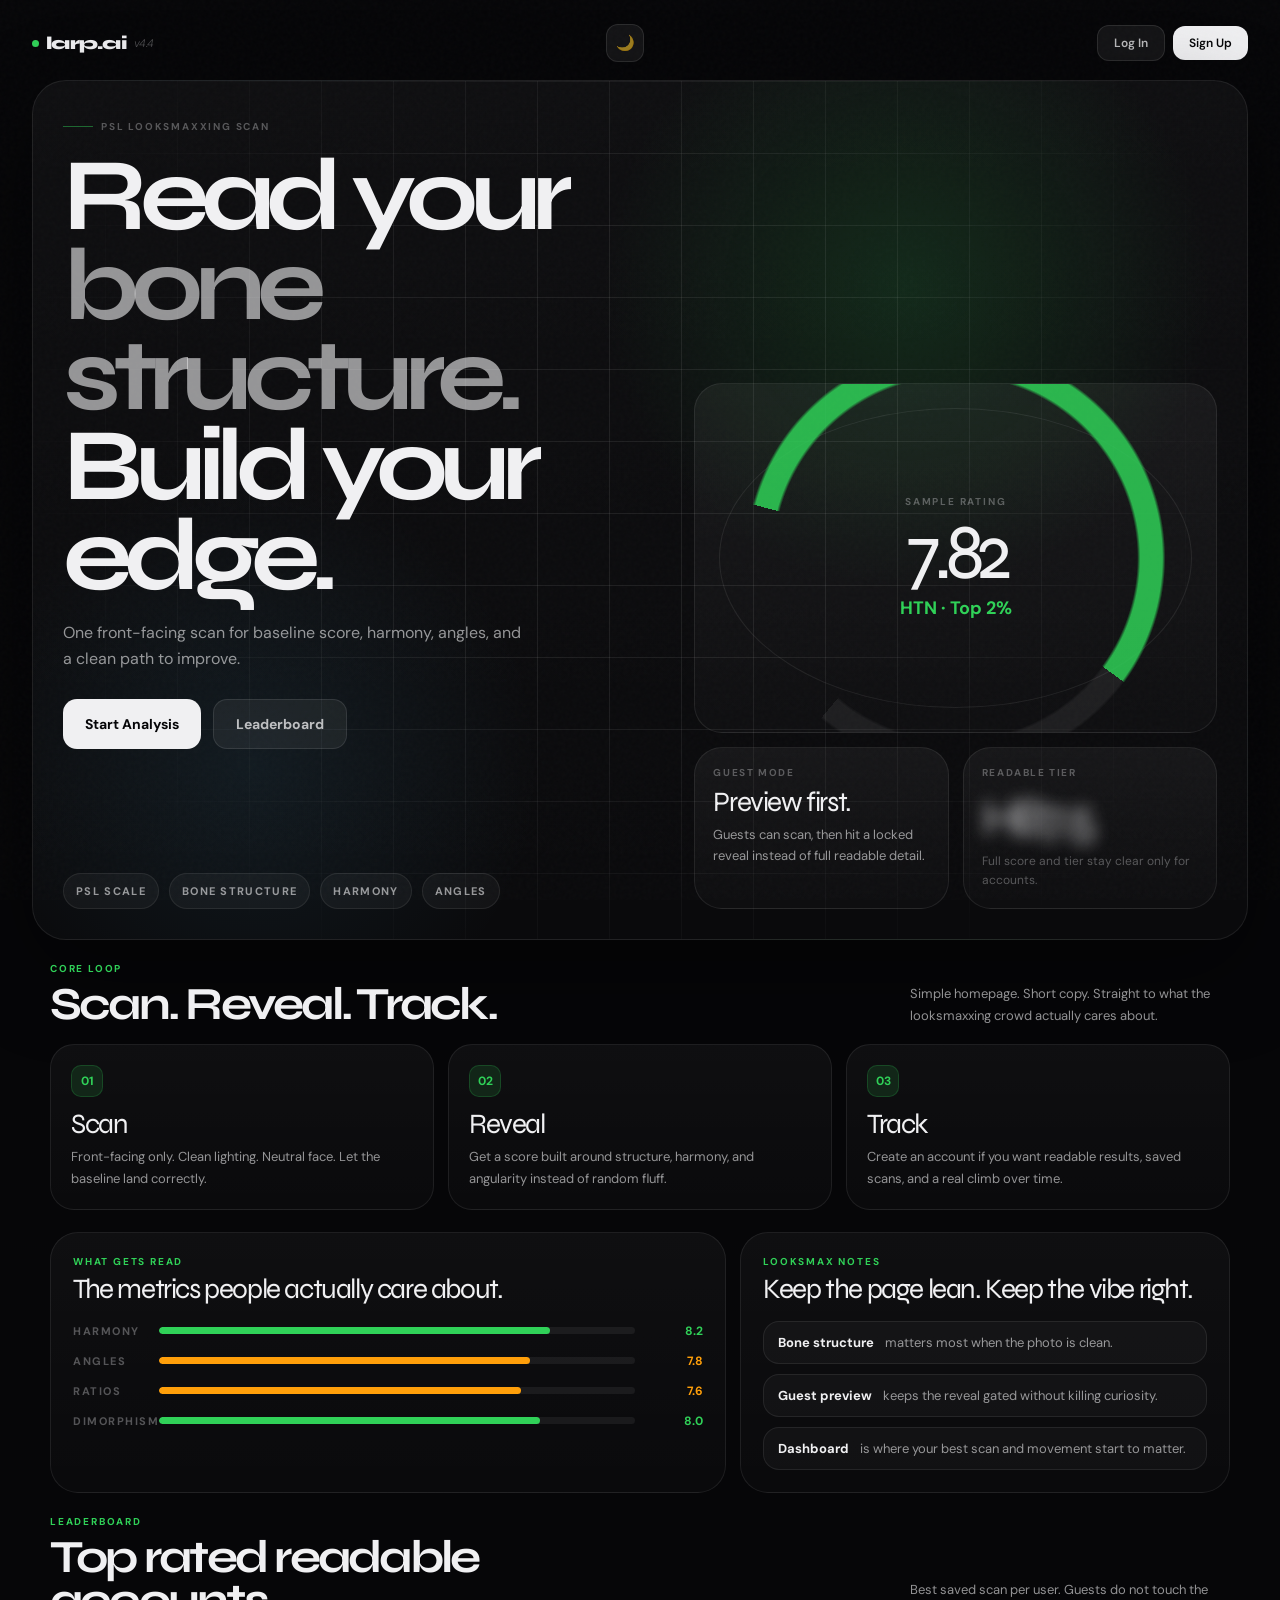
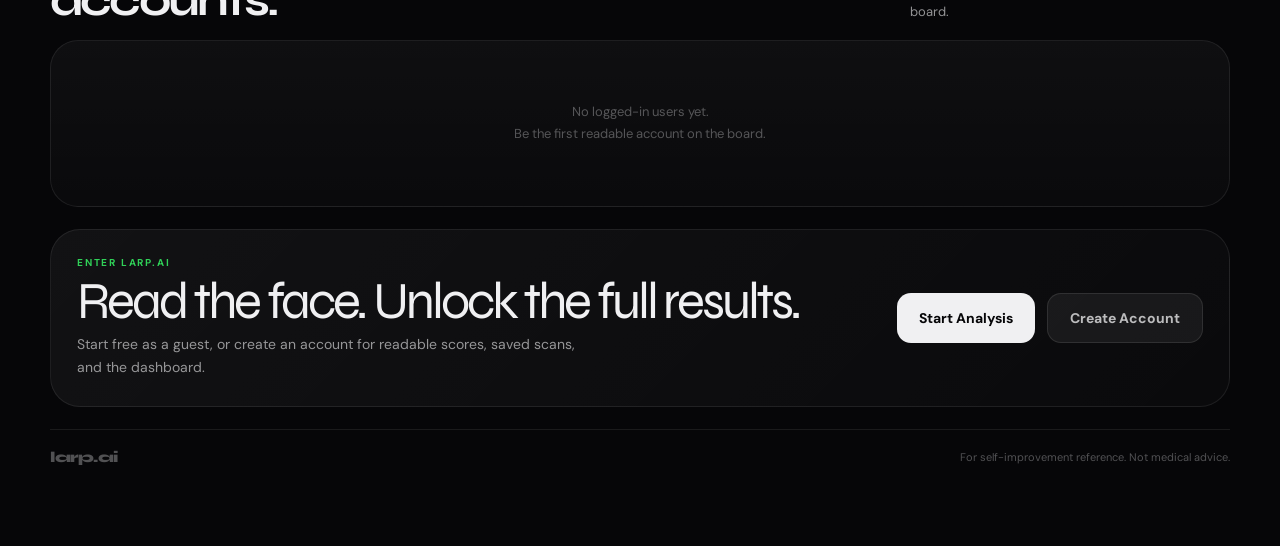
<file: index.html>
<!DOCTYPE html>
<html lang="en">
<head>
    <meta charset="UTF-8">
    <meta http-equiv="refresh" content="0; url=home.html">
    <title>larp.ai</title>
    <script>window.location.replace('home.html');</script>
</head>
<body></body>
</html>
</file>
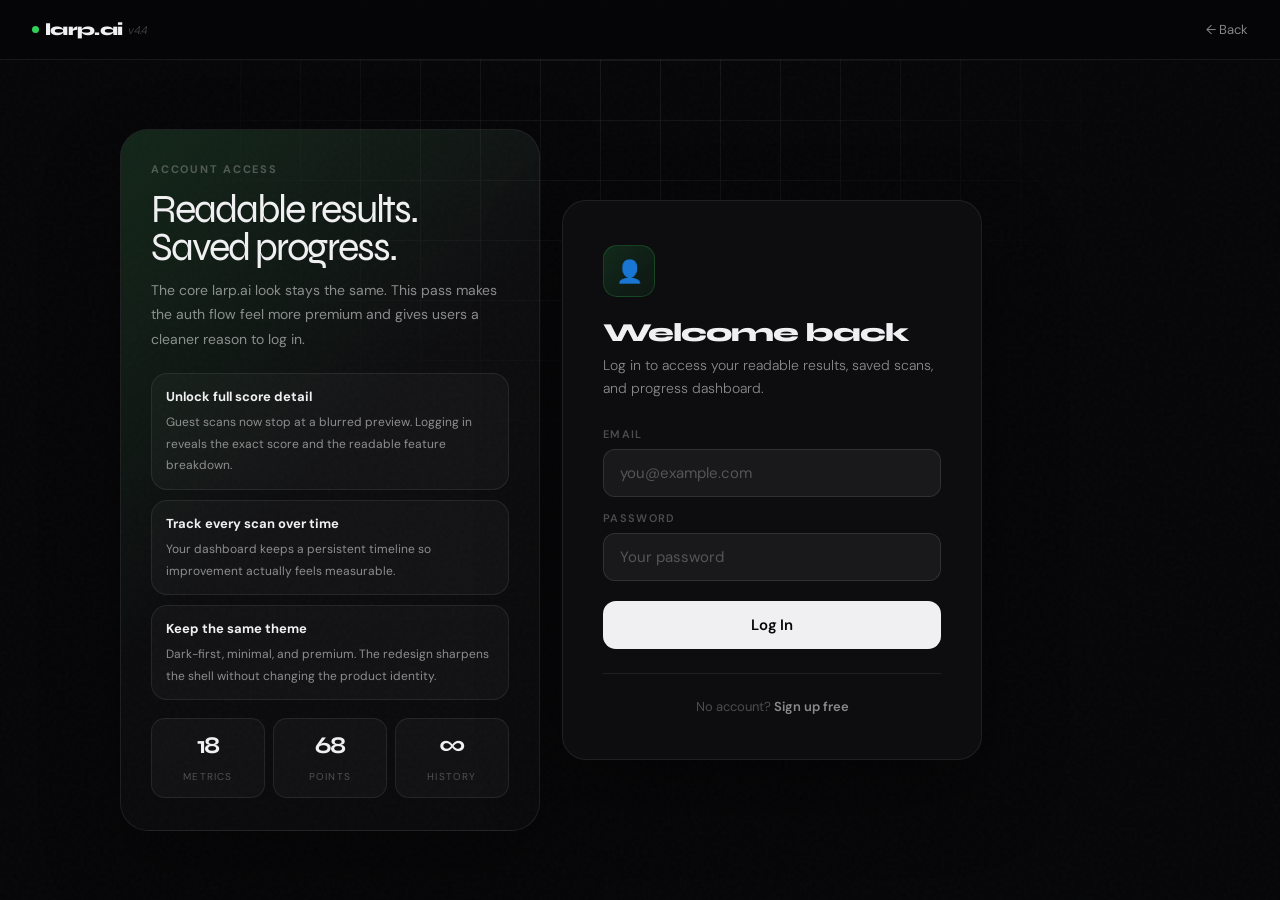
<file: dashboard.html>
<!DOCTYPE html>
<html lang="en" data-theme="dark">
<head>
    <meta charset="UTF-8">
    <link href="https://fonts.googleapis.com/css2?family=Syne:wght@700;800&family=DM+Sans:ital,wght@0,300;0,400;0,500;0,600;1,300&display=swap" rel="stylesheet">
    <meta name="viewport" content="width=device-width, initial-scale=1.0">
    <title>Dashboard — larp.ai</title>
    <style>
        /* @ts-nocheck */
        *{margin:0;padding:0;box-sizing:border-box;}
        :root{--bg:#080808;--card:#111;--card2:#161616;--border:rgba(255,255,255,0.08);--green:#30d158;--orange:#ff9f0a;--red:#ff453a;--blue:#5ac8fa;--dim:rgba(255,255,255,0.38);--faint:rgba(255,255,255,0.18);}
        [data-theme="light"]{
            --bg:#f5f5f0;--card:#e8e8e4;--card2:#dededA;
            --border:rgba(0,0,0,0.08);--green:#1a8c38;--orange:#b8960a;
            --red:#d63329;--blue:#0077a8;--dim:rgba(10,10,12,0.5);--faint:rgba(10,10,12,0.2);
        }
        [data-theme="light"] body{color:#0a0a0c;}
        body{
            font-family:'DM Sans',-apple-system,BlinkMacSystemFont,sans-serif;
            background:var(--bg);color:#fff;min-height:100vh;overflow-x:hidden;
            transition:background 0.3s ease,color 0.3s ease;
        }
        [data-theme="light"] body{color:#0a0a0c;}
        body::before{content:"";position:fixed;inset:0;background-image:url("data:image/svg+xml,%3Csvg viewBox='0 0 256 256' xmlns='http://www.w3.org/2000/svg'%3E%3Cfilter id='n'%3E%3CfeTurbulence type='fractalNoise' baseFrequency='0.9' numOctaves='4' stitchTiles='stitch'/%3E%3C/filter%3E%3Crect width='100%25' height='100%25' filter='url(%23n)' opacity='1'/%3E%3C/svg%3E");opacity:0.02;pointer-events:none;z-index:0;}

        /* NAV */
        nav{position:fixed;top:0;left:0;right:0;z-index:200;display:flex;align-items:center;justify-content:space-between;padding:16px 28px;background:rgba(8,8,8,0.9);backdrop-filter:blur(20px);border-bottom:1px solid var(--border);}
        .nav-brand{font-family:"Syne",sans-serif;font-size:17px;font-weight:800;letter-spacing:-.04em;color:#fff;text-decoration:none;}
        .nav-brand em{font-weight:300;font-style:italic;color:rgba(255,255,255,0.25);font-size:11px;margin-left:4px;}
        .nav-right{display:flex;gap:8px;align-items:center;}
        .nav-name{font-size:13px;color:rgba(255,255,255,0.4);font-weight:500;}
        .nav-name b{color:#fff;}
        .nbtn{padding:7px 16px;border-radius:9px;font-size:12px;font-weight:600;cursor:pointer;font-family:inherit;transition:all .15s;text-decoration:none;display:inline-flex;align-items:center;border:none;white-space:nowrap;position:relative;overflow:hidden;}
        .nbtn::after{content:'';position:absolute;top:-120%;left:-30%;width:44%;height:320%;background:linear-gradient(90deg,transparent,rgba(255,255,255,0.18),transparent);transform:rotate(18deg);opacity:0;transition:transform .55s ease,opacity .25s ease;}
        .nbtn:hover::after{opacity:1;transform:translateX(250%) rotate(18deg);}
        .nbtn-ghost{background:transparent;border:1px solid rgba(255,255,255,0.12)!important;color:rgba(255,255,255,0.5);}
        .nbtn-ghost:hover{color:#fff;border-color:rgba(255,255,255,0.25)!important;}
        .nbtn-solid{background:#fff;color:#000;}
        .nbtn-solid:hover{background:rgba(255,255,255,0.88);}

        /* LAYOUT */
        .page{max-width:900px;margin:0 auto;padding:88px 20px 60px;}
        .dash-hero{max-width:900px;margin:0 auto;padding:92px 20px 20px;position:relative;z-index:1;}
        .dash-hero-card{background:linear-gradient(180deg,rgba(255,255,255,0.04),rgba(255,255,255,0.02));border:1px solid var(--border);border-radius:24px;padding:28px 26px;position:relative;overflow:hidden;transition:transform .25s ease,border-color .25s ease,box-shadow .25s ease;}
        .dash-hero-card:hover{transform:translateY(-3px);border-color:rgba(48,209,88,0.14);box-shadow:0 26px 72px rgba(0,0,0,0.28);}
        .dash-hero-card::before{content:'';position:absolute;inset:0;background:linear-gradient(135deg,rgba(48,209,88,0.08),transparent 45%,rgba(90,200,250,0.05));pointer-events:none;}
        .dash-hero-card>*{position:relative;z-index:1;}
        .dash-eyebrow{font-size:11px;font-weight:700;letter-spacing:.18em;text-transform:uppercase;color:var(--dim);margin-bottom:14px;}
        .dash-title{font-family:"Syne",sans-serif;font-size:clamp(30px,5vw,46px);letter-spacing:-.05em;line-height:.95;margin-bottom:10px;}
        .dash-copy{font-size:14px;color:rgba(255,255,255,0.55);line-height:1.75;max-width:620px;}
        .dash-mini-grid{display:grid;grid-template-columns:repeat(3,minmax(0,1fr));gap:10px;margin-top:20px;}
        .dash-mini{background:rgba(255,255,255,0.03);border:1px solid var(--border);border-radius:16px;padding:14px;transition:transform .22s ease,border-color .22s ease,background .22s ease;}
        .dash-mini:hover{transform:translateY(-3px);border-color:rgba(90,200,250,0.18);background:rgba(255,255,255,0.045);}
        .dash-mini-label{font-size:10px;font-weight:700;letter-spacing:.14em;text-transform:uppercase;color:rgba(255,255,255,0.3);margin-bottom:6px;}
        .dash-mini-value{font-size:14px;font-weight:700;color:#fff;}
        .dash-mini-sub{font-size:11px;color:rgba(255,255,255,0.35);margin-top:5px;line-height:1.45;}

        /* SECTION LABEL */
        .sec-label{font-size:10px;font-weight:700;letter-spacing:.2em;text-transform:uppercase;color:var(--dim);margin-bottom:14px;}

        /* CARD */
        .card{background:var(--card);border:1px solid var(--border);border-radius:20px;padding:24px;transition:transform .25s ease,border-color .25s ease,box-shadow .25s ease;}
        .card:hover{transform:translateY(-3px);border-color:rgba(255,255,255,0.12);box-shadow:0 22px 64px rgba(0,0,0,0.24);}
        .card+.card{margin-top:14px;}

        /* SCORE HERO WIDGET */
        .score-hero{text-align:center;padding:36px 24px 28px;position:relative;overflow:hidden;}
        .score-hero-best{box-shadow:0 28px 78px rgba(48,209,88,0.10);}
        .score-hero-glow{position:absolute;inset:0;pointer-events:none;opacity:0;transition:opacity 1s ease;}
        .score-ring-wrap{width:200px;height:200px;margin:0 auto 24px;position:relative;}
        .score-ring-wrap svg{width:100%;height:100%;transform:rotate(-90deg);}
        .ring-bg{fill:none;stroke:rgba(255,255,255,0.06);stroke-width:8;}
        .ring-old{fill:none;stroke-width:8;stroke-linecap:round;stroke-dasharray:541;stroke-dashoffset:541;transition:stroke-dashoffset 1.8s cubic-bezier(.4,0,.2,1);overflow:visible;}
        .ring-new{fill:none;stroke-width:8;stroke-linecap:round;stroke-dasharray:565;stroke-dashoffset:565;transition:stroke-dashoffset 2s cubic-bezier(.4,0,.2,1) .3s;opacity:0;}
        .ring-center{position:absolute;top:50%;left:50%;transform:translate(-50%,-50%);text-align:center;}
        .score-num-big{font-family:"DM Sans",sans-serif;font-size:56px;font-weight:800;line-height:1;font-variant-numeric:tabular-nums;letter-spacing:-.04em;}
        .score-denom{font-size:12px;color:rgba(255,255,255,0.3);margin-top:3px;}
        .score-label-big{font-family:"DM Sans",sans-serif;font-size:24px;font-weight:700;letter-spacing:-.02em;margin-bottom:6px;opacity:.92;}
        .score-pct{font-size:13px;font-weight:600;margin-bottom:4px;}
        .score-pct.blurred{filter:blur(5px);opacity:.8;}
        .score-tip{font-size:12px;color:rgba(255,255,255,0.35);}

        /* COMPARE STRIP */
        .compare-strip{display:flex;align-items:center;justify-content:center;gap:20px;margin-top:20px;padding-top:20px;border-top:1px solid var(--border);}
        .cmp-block{text-align:center;}
        .cmp-label{font-size:10px;font-weight:700;letter-spacing:.15em;text-transform:uppercase;color:rgba(255,255,255,0.25);margin-bottom:4px;}
        .cmp-val{font-size:22px;font-weight:700;font-variant-numeric:tabular-nums;}
        .cmp-arrow{font-size:20px;color:rgba(255,255,255,0.2);}
        .cmp-delta{text-align:center;}
        .cmp-delta-val{font-size:18px;font-weight:800;font-variant-numeric:tabular-nums;}
        .cmp-delta-label{font-size:10px;color:rgba(255,255,255,0.3);margin-top:2px;}

        /* NO IMPROVE MESSAGE */
        .no-improve{margin-top:18px;padding:14px 18px;background:rgba(255,159,10,0.07);border:1px solid rgba(255,159,10,0.2);border-radius:12px;font-size:13px;color:rgba(255,255,255,0.5);text-align:center;line-height:1.6;display:none;}

        /* PARTICLE CANVAS */
        #particleCanvas{position:absolute;inset:0;pointer-events:none;z-index:0;}

        /* IMPROVED FEATURES CAROUSEL */
        .carousel-wrap{position:relative;overflow:hidden;}
        .carousel-track{display:flex;gap:12px;transition:transform .5s cubic-bezier(.4,0,.2,1);}
        .carousel-slide{min-width:calc(50% - 6px);background:var(--card2);border:1px solid var(--border);border-radius:14px;padding:18px;transition:transform .22s ease,border-color .22s ease;}
        .carousel-slide:hover{transform:translateY(-3px);border-color:rgba(48,209,88,0.18);}
        /* SCORE GRAPH */
        .graph-wrap{position:relative;width:100%;height:180px;margin-top:8px;}
        .graph-wrap canvas{width:100%;height:100%;}
        .graph-tooltip{position:absolute;background:#1a1a1a;border:1px solid rgba(255,255,255,0.12);border-radius:8px;padding:6px 10px;font-size:11px;font-weight:600;color:#fff;pointer-events:none;white-space:nowrap;display:none;z-index:10;}

        /* FEATURE GRAPH */
        .feat-graph-wrap{position:relative;width:100%;height:220px;margin-top:8px;overflow:hidden;}
        .feat-legend{display:flex;flex-wrap:wrap;gap:6px 12px;margin-top:10px;}
        .feat-legend-item{display:flex;align-items:center;gap:5px;font-size:10px;color:rgba(255,255,255,0.45);cursor:pointer;}
        .feat-legend-dot{width:8px;height:8px;border-radius:50%;flex-shrink:0;}

        @media(max-width:600px){.carousel-slide{min-width:calc(100% - 0px);}}
        .slide-feature{font-size:11px;font-weight:700;letter-spacing:.12em;text-transform:uppercase;margin-bottom:10px;}
        .slide-scores{display:flex;align-items:center;gap:10px;margin-bottom:8px;}
        .slide-old{font-size:22px;font-weight:700;color:rgba(255,255,255,0.3);font-variant-numeric:tabular-nums;}
        .slide-arrow{font-size:16px;color:rgba(255,255,255,0.2);}
        .slide-new{font-size:28px;font-weight:800;font-variant-numeric:tabular-nums;}
        .slide-delta{font-size:12px;font-weight:700;padding:3px 8px;border-radius:6px;display:inline-block;}
        .slide-delta.up{background:rgba(48,209,88,0.12);color:#30d158;}
        .slide-delta.down{background:rgba(255,69,58,0.12);color:#ff453a;}
        .carousel-dots{display:flex;justify-content:center;gap:6px;margin-top:14px;}
        .carousel-dot{width:6px;height:6px;border-radius:50%;background:rgba(255,255,255,0.15);transition:all .3s;cursor:pointer;}
        .carousel-dot.active{width:18px;border-radius:3px;background:#fff;}

        /* FIX GUIDE ACCORDION */
        .fix-item{border:1px solid var(--border);border-radius:14px;overflow:hidden;margin-bottom:8px;}
        .fix-header{display:flex;align-items:center;justify-content:space-between;padding:14px 18px;cursor:pointer;user-select:none;transition:background .15s;}
        .fix-header:hover{background:rgba(255,255,255,0.03);}
        .fix-left{display:flex;align-items:center;gap:12px;}
        .fix-score-badge{font-size:14px;font-weight:700;min-width:32px;text-align:center;}
        .fix-name{font-size:13px;font-weight:600;color:rgba(255,255,255,0.8);}
        .fix-chevron{font-size:12px;color:rgba(255,255,255,0.25);transition:transform .25s;}
        .fix-chevron.open{transform:rotate(180deg);}
        .fix-body{max-height:0;overflow:hidden;transition:max-height .5s cubic-bezier(.4,0,.2,1);}
        .fix-body.open{max-height:9999px;}
        .fix-content{padding:0 18px 16px;font-size:12px;color:rgba(255,255,255,0.45);line-height:1.7;white-space:pre-line;}

        /* HISTORY */
        .hist-item{display:flex;align-items:center;gap:14px;padding:14px 16px;background:var(--card2);border:1px solid var(--border);border-radius:14px;margin-bottom:8px;transition:transform .22s ease,border-color .22s ease,background .22s ease;}
        .hist-item:hover{transform:translateX(4px);border-color:rgba(255,255,255,0.14);background:rgba(255,255,255,0.04);}
        .hist-score{font-size:26px;font-weight:800;min-width:52px;font-variant-numeric:tabular-nums;}
        .hist-info{flex:1;}
        .hist-label{font-size:13px;font-weight:700;}
        .hist-meta{font-size:11px;color:rgba(255,255,255,0.3);margin-top:2px;}
        .hist-num{font-size:11px;color:rgba(255,255,255,0.15);}

        /* COMPOSITES GRID */
        .bento-grid{display:grid;grid-template-columns:1.15fr .85fr;gap:14px;margin-bottom:14px;}
        .bento-stack{display:grid;gap:14px;}
        .bento-card{background:linear-gradient(180deg,rgba(255,255,255,0.04),rgba(255,255,255,0.02));border:1px solid var(--border);border-radius:20px;padding:18px;transition:transform .24s ease,border-color .24s ease,box-shadow .24s ease;}
        .bento-card:hover{transform:translateY(-3px);border-color:rgba(255,255,255,0.12);box-shadow:0 22px 60px rgba(0,0,0,0.22);}
        .bento-title{font-size:10px;font-weight:700;letter-spacing:.16em;text-transform:uppercase;color:rgba(255,255,255,0.3);margin-bottom:10px;}
        .bento-head{font-family:"Syne",sans-serif;font-size:28px;letter-spacing:-.05em;line-height:.98;margin-bottom:10px;}
        .bento-copy{font-size:13px;color:rgba(255,255,255,0.55);line-height:1.65;}
        .bento-metrics{display:grid;grid-template-columns:repeat(3,minmax(0,1fr));gap:10px;margin-top:16px;}
        .bento-metric{padding:12px;border-radius:14px;background:rgba(255,255,255,0.03);border:1px solid var(--border);}
        .bento-metric strong{display:block;font-size:22px;font-family:"Syne",sans-serif;letter-spacing:-.05em;margin-bottom:4px;}
        .bento-metric span{font-size:10px;color:rgba(255,255,255,0.3);text-transform:uppercase;letter-spacing:.12em;}
        .trend-list{display:grid;gap:8px;}
        .trend-row{display:flex;align-items:center;justify-content:space-between;gap:12px;padding:10px 12px;border-radius:12px;background:rgba(255,255,255,0.03);border:1px solid var(--border);}
        .trend-row strong{font-size:12px;color:rgba(255,255,255,0.72);}
        .trend-row span{font-size:12px;font-weight:700;}
        .comp-grid{display:grid;grid-template-columns:1fr 1fr;gap:10px;}
        .comp-card{background:var(--card2);border:1px solid var(--border);border-radius:12px;padding:12px 14px;transition:transform .22s ease,border-color .22s ease,background .22s ease;}
        .comp-card:hover{transform:translateY(-3px);border-color:rgba(48,209,88,0.16);background:rgba(255,255,255,0.04);}
        .comp-top{display:flex;justify-content:space-between;align-items:center;margin-bottom:8px;}
        .comp-name{font-size:12px;font-weight:700;color:rgba(255,255,255,0.6);}
        .comp-val{font-size:16px;font-weight:800;}
        .comp-bar-bg{height:3px;background:rgba(255,255,255,0.06);border-radius:2px;overflow:hidden;}
        .comp-bar-fill{height:100%;border-radius:2px;transition:width 1.2s ease .5s;}
        .comp-desc{font-size:10px;color:rgba(255,255,255,0.22);margin-top:5px;}

        /* ACTION BUTTONS */
        .action-row{display:flex;gap:12px;margin-bottom:14px;}
        .action-btn{flex:1;padding:14px;border-radius:14px;font-size:14px;font-weight:700;cursor:pointer;font-family:inherit;transition:all .2s;border:none;letter-spacing:-.01em;text-align:center;text-decoration:none;display:flex;align-items:center;justify-content:center;gap:8px;position:relative;overflow:hidden;}
        .action-btn::after{content:'';position:absolute;top:-120%;left:-30%;width:44%;height:320%;background:linear-gradient(90deg,transparent,rgba(255,255,255,0.18),transparent);transform:rotate(18deg);opacity:0;transition:transform .55s ease,opacity .25s ease;}
        .action-btn:hover::after{opacity:1;transform:translateX(250%) rotate(18deg);}
        .action-primary{background:#fff;color:#000;}
        .action-primary:hover{background:rgba(255,255,255,0.88);transform:translateY(-1px);}
        .action-secondary{background:rgba(255,255,255,0.07);border:1px solid var(--border)!important;color:rgba(255,255,255,0.7);}
        .action-secondary:hover{background:rgba(255,255,255,0.12);color:#fff;}

        /* ANIMATIONS */
        @keyframes fadeUp{from{opacity:0;transform:translateY(16px)}to{opacity:1;transform:translateY(0)}}
        @keyframes popIn{from{opacity:0;transform:scale(0.92)}to{opacity:1;transform:scale(1)}}
        @keyframes pulse{0%,100%{opacity:1}50%{opacity:.5}}
        .fade-up{opacity:0;animation:fadeUp .5s ease forwards;}
        .d1{animation-delay:.1s}
        .d2{animation-delay:.2s}
        .d3{animation-delay:.3s}
        .d4{animation-delay:.4s}
        .d5{animation-delay:.5s}
        .d6{animation-delay:.6s}
        .d7{animation-delay:.7s}

        @media(max-width:600px){
            nav{padding:13px 16px;}
            .dash-hero{padding:78px 14px 16px;}
            .dash-mini-grid{grid-template-columns:1fr;}
            .page{padding:76px 14px 50px;}
            .bento-grid{grid-template-columns:1fr;}
            .bento-metrics{grid-template-columns:1fr 1fr;}
            .comp-grid{grid-template-columns:1fr 1fr;}
            .action-row{flex-direction:column;}
            .score-num-big{font-size:44px;}
        }
        body.page-preload{opacity:0;transform:translateY(10px);}
        body.page-live{opacity:1;transform:none;transition:opacity .42s cubic-bezier(.22,1,.36,1),transform .42s cubic-bezier(.22,1,.36,1);}
        body.page-exit{opacity:0;transform:translateY(-10px);}
        .page-transition{position:fixed;inset:0;z-index:9999;pointer-events:none;background:linear-gradient(180deg,rgba(255,255,255,0.05),transparent 18%),radial-gradient(circle at 25% 20%, rgba(48,209,88,0.14), transparent 30%),radial-gradient(circle at 75% 30%, rgba(90,200,250,0.12), transparent 32%),linear-gradient(180deg,#080808,#080808);opacity:0;transform:translateY(100%);transition:transform .5s cubic-bezier(.22,1,.36,1),opacity .2s ease;overflow:hidden;}
        .page-transition::before,.page-transition::after{content:"";position:absolute;inset:0;pointer-events:none;}
        .page-transition::before{background:repeating-linear-gradient(90deg,transparent 0 72px,rgba(255,255,255,0.05) 72px 73px);opacity:.28;transform:translateY(12px);}
        .page-transition::after{background:linear-gradient(180deg,transparent,rgba(255,255,255,0.05),transparent);opacity:.35;transform:translateY(-100%);transition:transform .6s cubic-bezier(.22,1,.36,1);}
        .page-transition.active{opacity:1;transform:translateY(0);}
        .page-transition.active::after{transform:translateY(100%);}
        @media(max-width:720px){body.page-live{transition-duration:.3s;}.page-transition{transition:transform .38s cubic-bezier(.22,1,.36,1),opacity .2s ease;}}
    </style>
</head>
<body class="page-preload">
<div class="page-transition" id="pageTransition"></div>

<nav>
    <a href="home.html" class="nav-brand">larp.ai <em>v4.4</em></a>
    <div class="nav-right">
        <span class="nav-name" id="navName"></span>
        <button id="dashThemeToggle" style="width:32px;height:32px;border-radius:9px;border:1px solid var(--border);background:rgba(255,255,255,0.05);cursor:pointer;font-size:14px;display:flex;align-items:center;justify-content:center;transition:all 0.2s;color:rgba(255,255,255,0.5);" title="Toggle theme">🌙</button>
        <a href="app.html" class="nbtn nbtn-solid">+ New Scan</a>
        <button class="nbtn nbtn-ghost" onclick="LarpAuth.logout()">Log Out</button>
    </div>
</nav>

<div class="dash-hero">
    <div class="dash-hero-card">
        <div class="dash-eyebrow">Progress Console</div>
        <div class="dash-title">Your face scores, tracked like a system.</div>
        <div class="dash-copy">The dashboard now opens with a stronger summary shell so returning users immediately understand their position, momentum, and why keeping an account matters.</div>
        <div class="dash-mini-grid">
            <div class="dash-mini">
                <div class="dash-mini-label">Latest Score</div>
                <div class="dash-mini-value" id="heroLatest">Waiting for data</div>
                <div class="dash-mini-sub">Most recent readable analysis saved to your account.</div>
            </div>
            <div class="dash-mini">
                <div class="dash-mini-label">Total Scans</div>
                <div class="dash-mini-value" id="heroCount">0 scans</div>
                <div class="dash-mini-sub">Each saved analysis contributes to your history and trend view.</div>
            </div>
            <div class="dash-mini">
                <div class="dash-mini-label">Best Score</div>
                <div class="dash-mini-value" id="heroBest">No scans yet</div>
                <div class="dash-mini-sub">Your best recorded result across all saved sessions.</div>
            </div>
        </div>
    </div>
</div>

<div class="page" id="page">
    <!-- content injected by JS -->
    <div style="text-align:center;padding:80px 0;color:rgba(255,255,255,0.2);font-size:14px;">Loading your dashboard...</div>
</div>

<script src="auth.js"></script>
<script>
// @ts-nocheck
(() => {
    const ROUTES = new Set(['index.html','home.html','login.html','signup.html','app.html','dashboard.html']);
    const getFile = (url) => new URL(url, window.location.href).pathname.split('/').pop() || 'index.html';
    window.larpNavigate = (url) => {
        const file = getFile(url);
        if (!ROUTES.has(file)) { window.location.href = url; return; }
        document.getElementById('pageTransition')?.classList.add('active');
        document.body.classList.add('page-exit');
        setTimeout(() => { window.location.href = new URL(url, window.location.href).href; }, window.matchMedia('(max-width: 720px)').matches ? 320 : 420);
    };
    document.addEventListener('DOMContentLoaded', () => {
        requestAnimationFrame(() => {
            document.body.classList.remove('page-preload');
            document.body.classList.add('page-live');
        });
    });
    document.addEventListener('click', e => {
        const a = e.target.closest('a[href]');
        if (!a || e.defaultPrevented || e.metaKey || e.ctrlKey || e.shiftKey || e.altKey) return;
        if (a.target && a.target !== '_self') return;
        const href = a.getAttribute('href');
        if (!href || href.startsWith('#') || href.startsWith('javascript:')) return;
        const file = getFile(href);
        if (!ROUTES.has(file)) return;
        e.preventDefault();
        window.larpNavigate(href);
    });
})();

document.addEventListener('DOMContentLoaded', () => {
    const nav = url => window.larpNavigate ? window.larpNavigate(url) : (window.location.href = url);
    // Apply theme
    const savedTheme = localStorage.getItem('larp_theme') || 'dark';
    document.documentElement.setAttribute('data-theme', savedTheme);
    const dTBtn = document.getElementById('dashThemeToggle');
    if (dTBtn) {
        dTBtn.textContent = savedTheme === 'dark' ? '🌙' : '☀️';
        dTBtn.addEventListener('click', () => {
            const cur  = document.documentElement.getAttribute('data-theme');
            const next = cur === 'dark' ? 'light' : 'dark';
            document.documentElement.setAttribute('data-theme', next);
            localStorage.setItem('larp_theme', next);
            dTBtn.textContent = next === 'dark' ? '🌙' : '☀️';
        });
    }

    const auth = window.LarpAuth;

    // Guard: must be logged in
    if (!auth.isLoggedIn()) {
        nav('login.html');
        return;
    }

    const session = auth.currentUser();
    document.getElementById('navName').innerHTML = 'Hi, <b>' + session.name.split(' ')[0] + '</b>';

    const results = auth.getResults(); // newest first
    const page    = document.getElementById('page');
    const latestHero = document.getElementById('heroLatest');
    const countHero  = document.getElementById('heroCount');
    const bestHero   = document.getElementById('heroBest');

    if (countHero) countHero.textContent = results.length + (results.length === 1 ? ' scan' : ' scans');
    if (results.length > 0) {
        const best = results.reduce((a,b) => a.overall > b.overall ? a : b);
        if (latestHero) latestHero.textContent = results[0].overall.toFixed(2) + ' · ' + results[0].rating;
        if (bestHero) bestHero.textContent = best.overall.toFixed(2) + ' · peak';
    } else {
        if (latestHero) latestHero.textContent = 'No readable scans yet';
        if (bestHero) bestHero.textContent = 'No scans yet';
    }

    if (results.length === 0) {
        page.innerHTML = buildEmpty();
        return;
    }

    const latest  = results[0];
    const isBestScore = results.length === 1 || latest.overall >= Math.max(...results.map(r => r.overall));
    // Load saved potential score — fallback: calculate from oldest result's scores
    const potentialScore = (() => {
        try {
            const v = localStorage.getItem('larp_potential_' + session.email);
            if (v) return parseFloat(v);
            // Fallback: calculate from latest scores if not saved
            const s = latest.scores;
            if (!s) return null;
            const CEILING = 9.5;
            const ORDER_P = ['symmetry','goldenRatio','FWHR','midfaceRatio','eyeArea','zygomatic',
                'jawline','bizygoBigonial','nose','lips','maxilla','gonion','mandible',
                'temples','eyebrows','EMEangle','facialIndex','neoclassical'];
            let p = {};
            ORDER_P.forEach(k => { const c = s[k]??5; p[k] = c + (CEILING-c)*0.55; });
            const w = (pairs) => { let t=0,wt=0; pairs.forEach(([v,wt2])=>{t+=Math.min(10,Math.max(0,v))*wt2;wt+=wt2;}); return t/wt; };
            const pH = w([[p.symmetry,0.28],[p.goldenRatio,0.18],[p.FWHR,0.18],[p.midfaceRatio,0.18],[p.bizygoBigonial,0.18]]);
            const pA = w([[p.jawline,0.33],[p.zygomatic,0.27],[p.gonion,0.22],[p.mandible,0.18]]);
            const pD = w([[p.jawline,0.30],[p.FWHR,0.25],[p.eyebrows,0.20],[p.gonion,0.15],[p.eyeArea,0.10]]);
            const pM = w([[p.eyeArea,0.25],[p.nose,0.20],[p.lips,0.15],[p.temples,0.10],[p.EMEangle,0.15],[p.neoclassical,0.15]]);
            const calc = Math.min(9.8, pH*0.32 + pM*0.26 + pA*0.22 + pD*0.20);
            // Save it for next time
            localStorage.setItem('larp_potential_' + session.email, calc.toFixed(4));
            return calc;
        } catch { return null; }
    })();
    const prev    = results[1] || null;
    const isFirst = results.length === 1;

    // Check if we just came from an analysis (flag in sessionStorage)
    const justAnalysed  = sessionStorage.getItem('larp_just_analysed') === '1';
    const showImprove   = !isFirst && justAnalysed;
    if (justAnalysed) sessionStorage.removeItem('larp_just_analysed');

    // Score colour helper
    const sc = v => v >= 8 ? '#30d158' : v >= 6.5 ? '#ff9f0a' : v >= 5 ? '#ff6b35' : '#ff453a';

    // Feature order & names
    const FEATURES = [
        ['symmetry','Facial Symmetry'],['goldenRatio','Facial Thirds'],['FWHR','FWHR'],
        ['midfaceRatio','Midface Ratio'],['eyeArea','Eye Area'],['zygomatic','Zygomatic Arch'],
        ['jawline','Jawline'],['bizygoBigonial','Bizygo/Bigonial'],['nose','Nose'],
        ['lips','Lips'],['maxilla','Midface / Maxilla'],['gonion','Gonion'],
        ['mandible','Mandible'],['temples','Temples'],['eyebrows','Eyebrows'],
        ['EMEangle','EME Angle'],['facialIndex','Facial Index'],['neoclassical','Neoclassical Canons'],
    ];

    // Improvement data
    const improved = [];
    const declined = [];
    if (prev) {
        FEATURES.forEach(([k, name]) => {
            const nv = latest.scores[k] ?? 0;
            const pv = prev.scores[k] ?? 0;
            const d  = nv - pv;
            if (d > 0.05) improved.push({ k, name, nv, pv, d });
            else if (d < -0.05) declined.push({ k, name, nv, pv, d });
        });
        improved.sort((a,b) => b.d - a.d);
        declined.sort((a,b) => a.d - b.d);
    }

    const delta      = prev ? +(latest.overall - prev.overall).toFixed(3) : 0;
    const didImprove = delta > 0;

    // FIXES from scores (features under 5.5 with fix text stored? We reconstruct from KB)
    // We'll show all feature scores with their names, letting user expand each one
    // Sorted: worst first
    const fixItems = [...FEATURES]
        .map(([k, name]) => ({ k, name, v: latest.scores[k] ?? 0 }))
        .filter(f => f.v < 7.5)
        .sort((a,b) => a.v - b.v);

    // ─────────────────────────────────────────────
    // BUILD PAGE HTML
    // ─────────────────────────────────────────────
    page.innerHTML = `
        ${buildScoreHero(latest, prev, delta, didImprove, isFirst, sc, potentialScore, isBestScore)}
        ${buildDailyTip(latest, sc)}
        ${buildOverviewBento(latest, results, sc, improved, declined, potentialScore)}
        ${showImprove && improved.length > 0 ? buildImprovedCarousel(improved, sc) : ''}
        ${buildComposites(latest, sc)}
        ${buildWeeklyReport(results, sc)}
        ${buildScoreGraph(results, sc)}
        ${buildFeatureGraph(results, sc)}
        ${buildFixGuide(fixItems, sc)}
        ${buildHistory(results, sc)}
    `;

    // Wire composites bar animation
    setTimeout(() => {
        page.querySelectorAll('.comp-bar-fill[data-w]').forEach(el => {
            el.style.width = el.dataset.w + '%';
        });
    }, 300);

    // Wire carousel
    if (showImprove && improved.length > 0) initCarousel();

    // Wire graphs (after DOM renders)
    setTimeout(() => {
        initScoreGraph(results, sc);
        initFeatureGraph(results);
    }, 100);

    // Wire accordion
    page.querySelectorAll('.fix-header').forEach(h => {
        h.addEventListener('click', () => {
            const body    = h.nextElementSibling;
            const chevron = h.querySelector('.fix-chevron');
            const open    = body.classList.toggle('open');
            chevron.classList.toggle('open', open);
        });
    });

    // Score ring & animation
    const ringOld   = document.getElementById('ringOld');
    const ringNew   = document.getElementById('ringNew');
    const scoreNum  = document.getElementById('scoreNum');
    const bestBadge = document.getElementById('bestScoreBadge');
    const C = 541;

    if (isFirst) {
        // First analysis: particles → score counts up
        const color = sc(latest.overall);
        ringOld.style.stroke = color;
        document.getElementById('scoreHeroGlow').style.background =
            `radial-gradient(ellipse 80% 60% at 50% 50%, ${color}22 0%, transparent 70%)`;
        document.getElementById('scoreHeroGlow').style.opacity = '1';

        setTimeout(() => {
            launchParticles(color, isFirst);
            setTimeout(() => {
                ringOld.style.strokeDashoffset = C - (latest.overall / 10) * C;
                countUp(scoreNum, 0, latest.overall, 2000);
            }, 800);
        }, 400);

    } else if (justAnalysed) {
        // Subsequent analysis: show old score, then animate to new
        const oldColor = sc(prev.overall);
        const newColor = sc(latest.overall);

        ringOld.style.stroke = oldColor;
        ringOld.style.strokeDashoffset = C - (prev.overall / 10) * C;
        ringOld.style.transition = 'none';
        scoreNum.textContent    = prev.overall.toFixed(3);
        scoreNum.style.color    = oldColor;

        document.getElementById('scoreHeroGlow').style.background =
            `radial-gradient(ellipse 80% 60% at 50% 50%, ${oldColor}20 0%, transparent 70%)`;
        document.getElementById('scoreHeroGlow').style.opacity = '1';

        setTimeout(() => {
            launchParticles(didImprove ? newColor : oldColor, false);
            setTimeout(() => {
                // Transition ring to new score
                ringOld.style.transition = 'stroke-dashoffset 1.8s cubic-bezier(.4,0,.2,1)';
                ringOld.style.stroke     = newColor;
                ringOld.style.strokeDashoffset = C - (latest.overall / 10) * C;

                // Count score number up/down
                countUp(scoreNum, prev.overall, latest.overall, 2000);
                scoreNum.style.color = newColor;

                document.getElementById('scoreHeroGlow').style.background =
                    `radial-gradient(ellipse 80% 60% at 50% 50%, ${newColor}22 0%, transparent 70%)`;

                if (bestBadge) {
                    bestBadge.style.transition = 'opacity .55s cubic-bezier(.22,1,.36,1), transform .55s cubic-bezier(.22,1,.36,1)';
                    bestBadge.style.opacity = '1';
                    bestBadge.style.transform = 'translateY(0) scale(1)';
                }

                // Show compare strip after animation
                setTimeout(() => {
                    const cs = document.getElementById('compareStrip');
                    if (cs) {
                        cs.style.transition = 'opacity .6s ease, transform .6s ease';
                        cs.style.opacity = '1';
                        cs.style.transform = 'translateY(0)';
                    }
                    // Show no-improve message if needed
                    if (!didImprove) {
                        const ni = document.getElementById('noImprove');
                        if (ni) ni.style.display = 'block';
                    }
                }, 2200);
            }, 900);
        }, 500);

    } else {
        // Returning visit — show static current score
        const color = sc(latest.overall);
        ringOld.style.stroke = color;
        ringOld.style.transition = 'none';
        setTimeout(() => {
            ringOld.style.transition = 'stroke-dashoffset 1.4s cubic-bezier(.4,0,.2,1)';
            ringOld.style.strokeDashoffset = C - (latest.overall / 10) * C;
            countUp(scoreNum, 0, latest.overall, 1400);
            scoreNum.style.color = color;
        }, 300);

        document.getElementById('scoreHeroGlow').style.background =
            `radial-gradient(ellipse 80% 60% at 50% 50%, ${color}20 0%, transparent 70%)`;
        document.getElementById('scoreHeroGlow').style.opacity = '1';

        if (bestBadge) {
            setTimeout(() => {
                bestBadge.style.transition = 'opacity .55s cubic-bezier(.22,1,.36,1), transform .55s cubic-bezier(.22,1,.36,1)';
                bestBadge.style.opacity = '1';
                bestBadge.style.transform = 'translateY(0) scale(1)';
            }, 800);
        }

        if (prev) {
            setTimeout(() => {
                const cs = document.getElementById('compareStrip');
                if (cs) { cs.style.opacity = '1'; cs.style.transform = 'translateY(0)'; }
            }, 1800);
        }
    }
});

// ─── BUILDERS ────────────────────────────────────────────────────────────
function buildEmpty() {
    return `<div style="text-align:center;padding:80px 20px;">
        <div style="font-size:48px;margin-bottom:20px;">📊</div>
        <div style="font-size:24px;font-weight:800;letter-spacing:-.02em;margin-bottom:10px;">No analyses yet</div>
        <div style="font-size:14px;color:rgba(255,255,255,0.38);margin-bottom:32px;line-height:1.6;">Run your first PSL scan to establish your baseline.</div>
        <a href="app.html" style="display:inline-block;padding:14px 36px;border-radius:14px;background:#fff;color:#000;font-size:15px;font-weight:700;text-decoration:none;">Start Analysis</a>
    </div>`;
}

function buildScoreHero(latest, prev, delta, didImprove, isFirst, sc, potentialScore, isBestScore) {
    const color  = sc(latest.overall);
    const C      = 541;
    const hasPrev = prev !== null;

    const deltaStr  = delta > 0 ? '+' + delta.toFixed(3) : delta.toFixed(3);
    const deltaColor = delta > 0 ? '#30d158' : delta < 0 ? '#ff453a' : '#ff9f0a';

    const compareStrip = hasPrev ? `
        <div id="compareStrip" style="opacity:0;transform:translateY(10px);transition:none;">
            <div class="compare-strip">
                <div class="cmp-block">
                    <div class="cmp-label">Previous</div>
                    <div class="cmp-val" style="color:rgba(255,255,255,0.4);">${prev.overall.toFixed(3)}</div>
                </div>
                <div class="cmp-arrow">→</div>
                <div class="cmp-block">
                    <div class="cmp-label">Current</div>
                    <div class="cmp-val" style="color:${color};">${latest.overall.toFixed(3)}</div>
                </div>
                <div style="width:1px;height:40px;background:var(--border);"></div>
                <div class="cmp-delta">
                    <div class="cmp-delta-val" style="color:${deltaColor};">${deltaStr}</div>
                    <div class="cmp-delta-label">Change</div>
                </div>
            </div>
        </div>` : '';

    const noImprove = hasPrev && !didImprove ? `
        <div id="noImprove" class="no-improve">
            Score unchanged — keep working the softmax stack 💪<br>
            <span style="font-size:12px;">Diet, mewing, sleep posture. Consistency compounds.</span>
        </div>` : '';

    const bestBadge = isBestScore ? `
        <div id="bestScoreBadge" style="display:inline-flex;align-items:center;gap:8px;padding:8px 14px;border-radius:999px;border:1px solid rgba(48,209,88,0.22);background:rgba(48,209,88,0.10);color:#30d158;font-size:11px;font-weight:700;letter-spacing:.12em;text-transform:uppercase;margin-bottom:18px;opacity:0;transform:translateY(8px) scale(.96);">
            New Best Score
        </div>` : '';

    return `
    <div class="fade-up d1">
        <div class="sec-label">Your PSL Dashboard</div>
        <div class="action-row">
            <a href="app.html" class="action-btn action-primary">+ New Analysis</a>
            <a href="home.html" class="action-btn action-secondary">← Home</a>
        </div>
    </div>

    <div class="card fade-up d2 score-hero ${isBestScore ? 'score-hero-best' : ''}" style="margin-bottom:14px;">
        <canvas id="particleCanvas"></canvas>
        <div id="scoreHeroGlow" class="score-hero-glow"></div>

        <div style="position:relative;z-index:1;">
            <div class="sec-label" style="margin-bottom:18px;">${isFirst ? 'Your First Score' : 'Latest Score'}</div>
            ${bestBadge}

            <div class="score-ring-wrap">
                <svg viewBox="0 0 200 200" style="overflow:visible;">
                    <circle class="ring-bg" cx="100" cy="100" r="86"/>
                    <circle class="ring-old" id="ringOld" cx="100" cy="100" r="86"
                        stroke-dasharray="${C}" stroke-dashoffset="${C}"/>
                </svg>
                <div class="ring-center">
                    <div class="score-num-big" id="scoreNum" style="color:${color};">--</div>
                    <div class="score-denom">/ 10</div>
                </div>
            </div>

            <div class="score-label-big" style="color:${color};">${latest.rating?.label || '--'}</div>
            <div class="score-pct" style="color:${color};">${latest.rating?.pct || ''}</div>
            <div class="score-tip">${latest.rating?.tooltip || ''}</div>

            ${compareStrip}
            ${noImprove}
            ${potentialScore ? `
            <div style="margin-top:16px;padding:14px 18px;background:rgba(90,200,250,0.07);border:1px solid rgba(90,200,250,0.2);border-radius:12px;text-align:left;">
                <div style="font-size:10px;font-weight:700;letter-spacing:.16em;text-transform:uppercase;color:#5ac8fa;margin-bottom:10px;">Genetic Ceiling vs Current</div>
                <div style="display:flex;align-items:center;gap:10px;">
                    <div style="flex:1;">
                        <div style="display:flex;justify-content:space-between;font-size:11px;color:rgba(255,255,255,0.35);margin-bottom:5px;">
                            <span>Current: <b style="color:${sc(latest.overall)}">${latest.overall.toFixed(3)}</b></span>
                            <span>Potential: <b style="color:#5ac8fa">${potentialScore.toFixed(3)}</b></span>
                        </div>
                        <div style="height:6px;background:rgba(255,255,255,0.06);border-radius:3px;overflow:hidden;">
                            <div style="height:100%;width:${(latest.overall/potentialScore*100).toFixed(1)}%;background:${sc(latest.overall)};border-radius:3px;transition:width 1.2s ease .6s;"></div>
                        </div>
                        <div style="font-size:10px;color:rgba(255,255,255,0.2);margin-top:5px;">${((latest.overall/potentialScore)*100).toFixed(0)}% of your potential reached</div>
                    </div>
                    <div style="text-align:center;min-width:52px;">
                        <div style="font-size:20px;font-weight:800;color:#5ac8fa;">+${(potentialScore-latest.overall).toFixed(2)}</div>
                        <div style="font-size:9px;color:rgba(255,255,255,0.25);">gap to close</div>
                    </div>
                </div>
            </div>` : ''}
        </div>
    </div>`;
}

function buildImprovedCarousel(improved, sc) {
    if (!improved.length) return '';
    const slides = improved.map(f => {
        const d = '+' + f.d.toFixed(3);
        return `<div class="carousel-slide">
            <div class="slide-feature" style="color:${sc(f.nv)};">${f.name}</div>
            <div class="slide-scores">
                <div class="slide-old">${f.pv.toFixed(1)}</div>
                <div class="slide-arrow">→</div>
                <div class="slide-new" style="color:${sc(f.nv)};">${f.nv.toFixed(1)}</div>
            </div>
            <span class="slide-delta up">${d}</span>
        </div>`;
    }).join('');

    const dots = improved.map((_, i) =>
        `<div class="carousel-dot${i===0?' active':''}" data-i="${i}"></div>`
    ).join('');

    return `<div class="card fade-up d3" style="margin-bottom:14px;">
        <div class="sec-label" style="margin-bottom:16px;">Score Improvements 🎉</div>
        <div class="carousel-wrap">
            <div class="carousel-track" id="carouselTrack">${slides}</div>
        </div>
        <div class="carousel-dots" id="carouselDots">${dots}</div>
    </div>`;
}

function buildOverviewBento(latest, results, sc, improved, declined, potentialScore) {
    const avg = results.reduce((t, r) => t + r.overall, 0) / results.length;
    const best = results.reduce((a, b) => a.overall > b.overall ? a : b);
    const topUp = improved[0];
    const topDown = declined[0];
    const gap = potentialScore ? Math.max(0, potentialScore - latest.overall) : null;

    return `<div class="bento-grid fade-up d3">
        <div class="bento-card">
            <div class="bento-title">Current Position</div>
            <div class="bento-head">Readable score, saved momentum, stronger return loop.</div>
            <div class="bento-copy">Your dashboard is now the progress layer of the product. It shows where you are, how stable that position is, and what still has room to move.</div>
            <div class="bento-metrics">
                <div class="bento-metric"><strong style="color:${sc(latest.overall)};">${latest.overall.toFixed(2)}</strong><span>current</span></div>
                <div class="bento-metric"><strong>${avg.toFixed(2)}</strong><span>account avg</span></div>
                <div class="bento-metric"><strong style="color:#5ac8fa;">${best.overall.toFixed(2)}</strong><span>peak</span></div>
            </div>
        </div>
        <div class="bento-stack">
            <div class="bento-card">
                <div class="bento-title">Feature Movement</div>
                <div class="trend-list">
                    <div class="trend-row"><strong>Top gain</strong><span style="color:${topUp ? '#30d158' : 'rgba(255,255,255,0.28)'};">${topUp ? `${topUp.name} +${topUp.d.toFixed(2)}` : 'No gain yet'}</span></div>
                    <div class="trend-row"><strong>Biggest drag</strong><span style="color:${topDown ? '#ff453a' : 'rgba(255,255,255,0.28)'};">${topDown ? `${topDown.name} ${topDown.d.toFixed(2)}` : 'Stable'}</span></div>
                    <div class="trend-row"><strong>Potential gap</strong><span style="color:${gap !== null ? '#5ac8fa' : 'rgba(255,255,255,0.28)'};">${gap !== null ? `+${gap.toFixed(2)}` : 'Unavailable'}</span></div>
                </div>
            </div>
            <div class="bento-card">
                <div class="bento-title">Account State</div>
                <div class="bento-copy">Logged-in mode keeps every readable result, every comparison point, and every best-score moment in one place. This is the long-term layer guests do not get.</div>
            </div>
        </div>
    </div>`;
}

function buildComposites(latest, sc) {
    const comps = [
        ['HARM', 'Harmony', '32% — ratios & proportions', latest.scores.HARM],
        ['MISC', 'Misc Features', '26% — eyes, nose, lips, EME', latest.scores.MISC],
        ['ANGU', 'Angularity', '22% — jaw, zygo, gonion', latest.scores.ANGU],
        [latest.gender === 'female' ? 'NEOT' : 'DIMO', latest.gender === 'female' ? 'Neoteny' : 'Dimorphism', '20% — dimorphism / neoteny', latest.scores.DIMO],
    ];
    const cards = comps.map(([k, name, desc, v]) => {
        const cv = Math.min(10, Math.max(0, v ?? 0));
        return `<div class="comp-card">
            <div class="comp-top">
                <div class="comp-name">${k} — ${name}</div>
                <div class="comp-val" style="color:${sc(cv)};">${cv.toFixed(2)}</div>
            </div>
            <div class="comp-bar-bg">
                <div class="comp-bar-fill" style="width:0%;background:${sc(cv)};" data-w="${cv*10}"></div>
            </div>
            <div class="comp-desc">${desc}</div>
        </div>`;
    }).join('');

    return `<div class="card fade-up d4" style="margin-bottom:14px;">
        <div class="sec-label" style="margin-bottom:14px;">Composite Breakdown</div>
        <div class="comp-grid">${cards}</div>
    </div>`;
}

function buildFixGuide(fixItems, sc) {
    if (!fixItems.length) return '';

    // Pull fix text from LOOKSMAX_KB if available
    const KB = window.LOOKSMAX_KB || {};
    const items = fixItems.map(f => {
        const kb = KB[f.k];
        let content = '';
        if (kb) {
            if (kb.why)    content += kb.why + '\n\n';
            if (kb.diet?.length)    content += '🥗 DIET & SUPPLEMENTS\n' + kb.diet.map(i => '• ' + i.label + ': ' + i.detail).join('\n') + '\n\n';
            if (kb.softmax?.length) content += '✦ SOFTMAX\n' + kb.softmax.map(i => '• ' + i.label + ': ' + i.detail).join('\n') + '\n\n';
            if (kb.medmax?.length)  content += '⚕ MEDMAX\n' + kb.medmax.map(i => '• ' + i.label + ': ' + i.detail).join('\n') + '\n\n';
            if (kb.hardmax?.length) content += '⚡ HARDMAX\n' + kb.hardmax.map(i => '• ' + i.label + ': ' + i.detail).join('\n');
        } else {
            content = 'See your analysis results for detailed improvement options.';
        }
        return `<div class="fix-item">
            <div class="fix-header">
                <div class="fix-left">
                    <div class="fix-score-badge" style="color:${sc(f.v)};">${f.v.toFixed(1)}</div>
                    <div class="fix-name">${f.name}</div>
                </div>
                <div class="fix-chevron">▼</div>
            </div>
            <div class="fix-body">
                <div class="fix-content">${content.trim()}</div>
            </div>
        </div>`;
    }).join('');

    return `<div class="card fade-up d5" style="margin-bottom:14px;">
        <div class="sec-label" style="margin-bottom:14px;">Looksmax Guide</div>
        <div style="font-size:12px;color:rgba(255,255,255,0.3);margin-bottom:16px;line-height:1.5;">
            Sorted worst → best. Each entry covers softmax, medmax, and hardmax options.
        </div>
        ${items}
    </div>`;
}

function buildHistory(results, sc) {
    if (results.length < 2) return '';
    const items = results.map((r, i) => {
        const d = new Date(r.date).toLocaleDateString('en-GB', {day:'numeric',month:'short',year:'numeric'});
        const t = new Date(r.date).toLocaleTimeString('en-GB', {hour:'2-digit',minute:'2-digit'});
        return `<div class="hist-item">
            <div class="hist-score" style="color:${sc(r.overall)};">${r.overall.toFixed(3)}</div>
            <div class="hist-info">
                <div class="hist-label" style="color:${sc(r.overall)};">${r.rating?.label || '—'}</div>
                <div class="hist-meta">${r.gender} · ${d} at ${t}</div>
            </div>
            <div class="hist-num">#${results.length - i}</div>
        </div>`;
    }).join('');

    return `<div class="card fade-up d6" style="margin-bottom:14px;">
        <div class="sec-label" style="margin-bottom:14px;">Scan History</div>
        ${items}
    </div>`;
}

// ─── DAILY TIP ───────────────────────────────────────────────────────────
function buildDailyTip(latest, sc) {
    const TIPS = {
        symmetry: ["Sleep on your back tonight — side sleeping causes asymmetry over time.", "Chew equally on both sides at every meal today.", "Check your posture in the mirror — head tilt causes perceived asymmetry."],
        goldenRatio: ["Try mewing consistently today — full tongue on roof of mouth 24/7.", "Avoid mouth breathing — it lengthens the lower face over time.", "Stay lean: body fat distorts your facial thirds proportions."],
        FWHR: ["Mastic gum 60 min today — masseter growth increases lower FWHR.", "Cut to 10-12% body fat to reveal your true bizygomatic width.", "Wide hairstyles visually reduce FWHR — try a tighter style."],
        eyeArea: ["Look up and open your eyes wide in the mirror — practise your eye openness.", "Avoid squinting in bright light — it trains the eyes closed over time.", "8+ hours sleep: under-eye bags crush your canthal tilt score."],
        zygomatic: ["Buccal fat naturally reduces with age — staying lean accelerates this.", "Mewing develops the palate which pushes cheekbones forward over years.", "Contouring under the cheekbone creates immediate visual improvement."],
        jawline: ["60-90 min of hard chewing today — mastic gum or falim.", "Mew 24/7: posterior tongue posture develops the jaw angle over time.", "Stay at 10-12% body fat to reveal your mandible definition."],
        nose: ["Nose breathing only — mouth breathing flattens the midface and widens the nose.", "Check nose tip deviation in photos — small positional changes help."],
        lips: ["Stay hydrated — dehydration makes lips appear thinner and less defined.", "Lip balm with SPF protects vermillion definition.", "Avoid over-lining the upper lip — it worsens your lower/upper ratio."],
        maxilla: ["Mewing: full tongue suction hold for 10 minutes today.", "Nose breathe exclusively — mouth breathing collapses the maxilla.", "Chew hard foods — stimulates maxillary bone density."],
        temples: ["Don't over-diet — losing facial fat hollows the temples fast.", "Temple fullness peaks at moderate body fat — 15-18% for males."],
        eyebrows: ["Stop over-plucking. Let brows grow thick for 4 weeks.", "Apply minoxidil to brow tails — increases density in 8-12 weeks.", "Fill in the bottom edge of brows only — never the top."],
        EMEangle: ["EME angle improves as your overall proportions improve — focus on FWHR and chin.", "Wider face = better EME angle — cheekbone work helps."],
        goldenRatio: ["The 1:1:1 thirds rule: lower third is the most fixable with mewing and diet.", "Check your thirds in a photo today — which third is longest?"],
        default: ["Drink 3L of water today — skin quality directly affects perceived facial scores.", "8-9 hours of sleep: HGH release during deep sleep promotes bone and tissue health.", "Get 20 min of sunlight — Vitamin D3 supports facial bone density.", "Check your posture — forward head posture adds a perceived double chin.", "Reduce sodium intake this week — facial puffiness masks your true bone structure."]
    };

    // Pick tip based on lowest feature and day of year
    const dayOfYear = Math.floor((Date.now() - new Date(new Date().getFullYear(),0,0)) / 86400000);
    const FEAT_ORDER = ['symmetry','goldenRatio','FWHR','midfaceRatio','eyeArea','zygomatic',
        'jawline','nose','lips','maxilla','temples','eyebrows','EMEangle'];
    const worstFeature = FEAT_ORDER
        .map(k => ({ k, v: latest.scores?.[k] ?? 5 }))
        .sort((a,b) => a.v - b.v)[0]?.k || 'default';

    const tipPool = TIPS[worstFeature] || TIPS.default;
    const tip     = tipPool[dayOfYear % tipPool.length];
    const color   = sc(latest.scores?.[worstFeature] ?? 5);

    return `<div class="card fade-up d2" style="margin-bottom:14px;background:linear-gradient(135deg,rgba(255,255,255,0.04) 0%,rgba(255,255,255,0.02) 100%);">
        <div style="display:flex;align-items:flex-start;gap:14px;">
            <div style="font-size:28px;line-height:1;flex-shrink:0;">💡</div>
            <div>
                <div style="font-size:10px;font-weight:700;letter-spacing:.18em;text-transform:uppercase;color:rgba(255,255,255,0.25);margin-bottom:6px;">Daily Looksmax</div>
                <div style="font-size:13px;color:rgba(255,255,255,0.7);line-height:1.65;">${tip}</div>
                <div style="font-size:10px;color:${color};margin-top:8px;font-weight:600;">Based on your ${worstFeature === 'default' ? 'profile' : 'lowest feature'}</div>
            </div>
        </div>
    </div>`;
}

// ─── WEEKLY REPORT CARD ──────────────────────────────────────────────────
function buildWeeklyReport(results, sc) {
    if (results.length < 2) return '';
    const now = Date.now();
    const weekAgo = now - 7 * 24 * 60 * 60 * 1000;
    const thisWeek = results.filter(r => r.date >= weekAgo);
    const prevWeek = results.filter(r => r.date < weekAgo && r.date >= weekAgo - 7*24*60*60*1000);

    // Need at least one result this week
    if (thisWeek.length === 0) return '';

    const latest  = thisWeek[0];
    const oldest  = thisWeek[thisWeek.length - 1];
    const weekDelta = thisWeek.length > 1 ? +(latest.overall - oldest.overall).toFixed(3) : null;

    // Best/worst features this week vs last week
    const FEAT_KEYS_W = ['symmetry','goldenRatio','FWHR','midfaceRatio','eyeArea','zygomatic',
        'jawline','bizygoBigonial','nose','lips','maxilla','gonion','mandible',
        'temples','eyebrows','EMEangle','facialIndex','neoclassical'];
    const FEAT_NAMES_W = {
        symmetry:'Symmetry',goldenRatio:'Facial Thirds',FWHR:'FWHR',midfaceRatio:'Midface',
        eyeArea:'Eye Area',zygomatic:'Zygomatic',jawline:'Jawline',bizygoBigonial:'Bizygo/Bigonial',
        nose:'Nose',lips:'Lips',maxilla:'Maxilla',gonion:'Gonion',mandible:'Mandible',
        temples:'Temples',eyebrows:'Eyebrows',EMEangle:'EME Angle',facialIndex:'Facial Index',
        neoclassical:'Neoclassical',
    };

    // Compare latest this week vs best of prev week
    const prevBest = prevWeek.length > 0
        ? prevWeek.reduce((a,b) => a.overall > b.overall ? a : b)
        : null;

    const improved = [];
    const declined = [];
    if (prevBest) {
        FEAT_KEYS_W.forEach(k => {
            const nv = latest.scores?.[k] ?? 0;
            const pv = prevBest.scores?.[k] ?? 0;
            const d  = nv - pv;
            if (d > 0.05)  improved.push({ name: FEAT_NAMES_W[k], d: +d.toFixed(2) });
            if (d < -0.05) declined.push({ name: FEAT_NAMES_W[k], d: +d.toFixed(2) });
        });
        improved.sort((a,b) => b.d - a.d);
        declined.sort((a,b) => a.d - b.d);
    }

    const deltaStr   = weekDelta !== null ? (weekDelta >= 0 ? '+'+weekDelta : ''+weekDelta) : null;
    const deltaColor = weekDelta > 0 ? '#30d158' : weekDelta < 0 ? '#ff453a' : '#ff9f0a';
    const grade      = latest.overall >= 8 ? 'S' : latest.overall >= 7 ? 'A' : latest.overall >= 6 ? 'B' : latest.overall >= 5 ? 'C' : 'D';
    const gradeColor = latest.overall >= 7 ? '#30d158' : latest.overall >= 5 ? '#ff9f0a' : '#ff453a';

    const improvStr = improved.slice(0,3).map(f =>
        `<div style="display:flex;justify-content:space-between;font-size:11px;padding:4px 0;border-bottom:1px solid rgba(255,255,255,0.05);">
            <span style="color:rgba(255,255,255,0.55);">${f.name}</span>
            <span style="color:#30d158;font-weight:700;">+${f.d}</span>
        </div>`).join('');

    const declineStr = declined.slice(0,2).map(f =>
        `<div style="display:flex;justify-content:space-between;font-size:11px;padding:4px 0;border-bottom:1px solid rgba(255,255,255,0.05);">
            <span style="color:rgba(255,255,255,0.55);">${f.name}</span>
            <span style="color:#ff453a;font-weight:700;">${f.d}</span>
        </div>`).join('');

    const weekStr = thisWeek.length === 1 ? '1 analysis' : thisWeek.length + ' analyses';

    return `<div class="card fade-up d5" style="margin-bottom:14px;">
        <div style="display:flex;align-items:center;justify-content:space-between;margin-bottom:16px;">
            <div class="sec-label" style="margin-bottom:0;">Weekly Breakdown</div>
            <div style="display:flex;align-items:center;gap:10px;">
                <div style="font-size:10px;color:rgba(255,255,255,0.25);">${weekStr}</div>
                <div style="width:40px;height:40px;border-radius:10px;background:${gradeColor}18;border:2px solid ${gradeColor};display:flex;align-items:center;justify-content:center;font-size:20px;font-weight:900;color:${gradeColor};">${grade}</div>
            </div>
        </div>

        <div style="display:grid;grid-template-columns:1fr 1fr 1fr;gap:10px;margin-bottom:16px;">
            <div style="text-align:center;background:rgba(255,255,255,0.03);border-radius:10px;padding:10px;">
                <div style="font-size:10px;color:rgba(255,255,255,0.25);margin-bottom:4px;text-transform:uppercase;letter-spacing:.1em;">Best</div>
                <div style="font-size:18px;font-weight:800;color:${sc(latest.overall)};">${latest.overall.toFixed(3)}</div>
            </div>
            <div style="text-align:center;background:rgba(255,255,255,0.03);border-radius:10px;padding:10px;">
                <div style="font-size:10px;color:rgba(255,255,255,0.25);margin-bottom:4px;text-transform:uppercase;letter-spacing:.1em;">Analyses</div>
                <div style="font-size:18px;font-weight:800;color:rgba(255,255,255,0.7);">${thisWeek.length}</div>
            </div>
            <div style="text-align:center;background:rgba(255,255,255,0.03);border-radius:10px;padding:10px;">
                <div style="font-size:10px;color:rgba(255,255,255,0.25);margin-bottom:4px;text-transform:uppercase;letter-spacing:.1em;">Week Δ</div>
                <div style="font-size:18px;font-weight:800;color:${deltaColor};">${deltaStr !== null ? deltaStr : '—'}</div>
            </div>
        </div>

        ${improved.length > 0 ? `
        <div style="margin-bottom:12px;">
            <div style="font-size:10px;font-weight:700;letter-spacing:.14em;text-transform:uppercase;color:#30d158;margin-bottom:6px;">↑ Improved vs Last Week</div>
            ${improvStr}
        </div>` : ''}

        ${declined.length > 0 ? `
        <div>
            <div style="font-size:10px;font-weight:700;letter-spacing:.14em;text-transform:uppercase;color:#ff453a;margin-bottom:6px;">↓ Declined vs Last Week</div>
            ${declineStr}
        </div>` : ''}

        ${prevWeek.length === 0 ? `<div style="font-size:12px;color:rgba(255,255,255,0.25);text-align:center;padding:8px 0;">No previous week data to compare yet.</div>` : ''}
    </div>`;
}

// ─── SCORE GRAPH ─────────────────────────────────────────────────────────
function buildScoreGraph(results, sc) {
    if (results.length < 2) return '';
    return `<div class="card fade-up d6" style="margin-bottom:14px;">
        <div class="sec-label" style="margin-bottom:4px;">PSL Progression</div>
        <div class="graph-wrap">
            <canvas id="scoreGraphCanvas"></canvas>
            <div class="graph-tooltip" id="scoreGraphTooltip"></div>
        </div>
    </div>`;
}

function initScoreGraph(results, sc) {
    const canvas = document.getElementById('scoreGraphCanvas');
    if (!canvas || results.length < 2) return;
    const tooltip = document.getElementById('scoreGraphTooltip');
    const dpr = window.devicePixelRatio || 1;
    const W = canvas.parentElement.offsetWidth;
    const H = 180;
    canvas.width  = W * dpr;
    canvas.height = H * dpr;
    canvas.style.width  = W + 'px';
    canvas.style.height = H + 'px';
    const ctx = canvas.getContext('2d');
    ctx.scale(dpr, dpr);

    // results newest first — reverse for chronological
    const pts = [...results].reverse();
    const scores = pts.map(r => r.overall);
    const minS = Math.max(0, Math.min(...scores) - 0.5);
    const maxS = Math.min(10, Math.max(...scores) + 0.5);
    const pad = { t:16, r:16, b:32, l:36 };
    const gW = W - pad.l - pad.r;
    const gH = H - pad.t - pad.b;

    const px = (i) => pad.l + (i / (pts.length - 1)) * gW;
    const py = (v) => pad.t + (1 - (v - minS) / (maxS - minS)) * gH;

    // Grid lines
    ctx.strokeStyle = 'rgba(255,255,255,0.05)';
    ctx.lineWidth = 1;
    for (let i = 0; i <= 4; i++) {
        const y = pad.t + (i / 4) * gH;
        ctx.beginPath(); ctx.moveTo(pad.l, y); ctx.lineTo(W - pad.r, y); ctx.stroke();
        const val = maxS - (i / 4) * (maxS - minS);
        ctx.fillStyle = 'rgba(255,255,255,0.22)';
        ctx.font = '9px -apple-system,sans-serif';
        ctx.textAlign = 'right';
        ctx.fillText(val.toFixed(1), pad.l - 4, y + 3);
    }

    // Gradient fill under line
    const grad = ctx.createLinearGradient(0, pad.t, 0, pad.t + gH);
    grad.addColorStop(0, 'rgba(48,209,88,0.25)');
    grad.addColorStop(1, 'rgba(48,209,88,0)');
    ctx.beginPath();
    ctx.moveTo(px(0), py(scores[0]));
    for (let i = 1; i < pts.length; i++) {
        const cpx = (px(i-1) + px(i)) / 2;
        ctx.bezierCurveTo(cpx, py(scores[i-1]), cpx, py(scores[i]), px(i), py(scores[i]));
    }
    ctx.lineTo(px(pts.length-1), pad.t + gH);
    ctx.lineTo(px(0), pad.t + gH);
    ctx.closePath();
    ctx.fillStyle = grad;
    ctx.fill();

    // Line
    ctx.beginPath();
    ctx.moveTo(px(0), py(scores[0]));
    for (let i = 1; i < pts.length; i++) {
        const cpx = (px(i-1) + px(i)) / 2;
        ctx.bezierCurveTo(cpx, py(scores[i-1]), cpx, py(scores[i]), px(i), py(scores[i]));
    }
    ctx.strokeStyle = '#30d158';
    ctx.lineWidth = 2.5;
    ctx.stroke();

    // Dots + date labels
    pts.forEach((r, i) => {
        const x = px(i), y = py(scores[i]);
        ctx.beginPath();
        ctx.arc(x, y, 4, 0, Math.PI*2);
        ctx.fillStyle = sc(scores[i]);
        ctx.fill();
        ctx.strokeStyle = '#000';
        ctx.lineWidth = 1.5;
        ctx.stroke();

        // Date label
        const d = new Date(r.date);
        const label = d.getDate() + '/' + (d.getMonth()+1);
        ctx.fillStyle = 'rgba(255,255,255,0.2)';
        ctx.font = '9px -apple-system,sans-serif';
        ctx.textAlign = 'center';
        ctx.fillText(label, x, H - 6);
    });

    // Hover tooltip
    canvas.addEventListener('mousemove', e => {
        const rect = canvas.getBoundingClientRect();
        const mx = e.clientX - rect.left;
        let closest = 0, minDist = Infinity;
        pts.forEach((_, i) => {
            const dist = Math.abs(mx - px(i));
            if (dist < minDist) { minDist = dist; closest = i; }
        });
        if (minDist < 30) {
            const r = pts[closest];
            const d = new Date(r.date).toLocaleDateString('en-GB',{day:'numeric',month:'short'});
            tooltip.style.display = 'block';
            tooltip.style.left = (px(closest) - 40) + 'px';
            tooltip.style.top  = (py(scores[closest]) - 36) + 'px';
            tooltip.innerHTML = `<span style="color:${sc(scores[closest])}">${scores[closest].toFixed(3)}</span> <span style="color:rgba(255,255,255,0.35);font-weight:400">${d}</span>`;
        } else {
            tooltip.style.display = 'none';
        }
    });
    canvas.addEventListener('mouseleave', () => tooltip.style.display = 'none');
}

// ─── FEATURE GRAPH ────────────────────────────────────────────────────────
const FEAT_KEYS = ['symmetry','goldenRatio','FWHR','midfaceRatio','eyeArea','zygomatic',
    'jawline','bizygoBigonial','nose','lips','maxilla','gonion','mandible',
    'temples','eyebrows','EMEangle','facialIndex','neoclassical'];
const FEAT_NAMES = {
    symmetry:'Symmetry',goldenRatio:'Thirds',FWHR:'FWHR',midfaceRatio:'Midface',
    eyeArea:'Eyes',zygomatic:'Zygomatic',jawline:'Jawline',bizygoBigonial:'Bizygo/Big',
    nose:'Nose',lips:'Lips',maxilla:'Maxilla',gonion:'Gonion',mandible:'Mandible',
    temples:'Temples',eyebrows:'Brows',EMEangle:'EME',facialIndex:'Facial Idx',neoclassical:'Neoclassical',
};
const FEAT_COLORS = [
    '#30d158','#5ac8fa','#ff9f0a','#ff453a','#bf5af2','#ff6b35','#ffd60a',
    '#0af5a0','#ff375f','#00c7be','#32ade6','#ff6961','#ffb340','#30b0c7',
    '#ac8e68','#636366','#aeaeb2','#e5e5ea'
];

function buildFeatureGraph(results, sc) {
    if (results.length < 2) return '';
    return `<div class="card fade-up d7" style="margin-bottom:14px;">
        <div class="sec-label" style="margin-bottom:4px;">Feature Breakdown</div>
        <div style="font-size:11px;color:rgba(255,255,255,0.25);margin-bottom:8px;">One line per metric. Tap legend to show/hide.</div>
        <div class="feat-graph-wrap">
            <canvas id="featGraphCanvas"></canvas>
        </div>
        <div class="feat-legend" id="featLegend"></div>
    </div>`;
}

function initFeatureGraph(results) {
    const canvas = document.getElementById('featGraphCanvas');
    if (!canvas || results.length < 2) return;
    const dpr = window.devicePixelRatio || 1;
    const W = canvas.parentElement.offsetWidth;
    const H = 220;
    canvas.width  = W * dpr;
    canvas.height = H * dpr;
    canvas.style.width  = W + 'px';
    canvas.style.height = H + 'px';

    const pts = [...results].reverse();
    const hidden = new Set();

    const draw = () => {
        const ctx = canvas.getContext('2d');
        ctx.setTransform(dpr, 0, 0, dpr, 0, 0);
        ctx.clearRect(0, 0, W, H);

        const pad = { t:12, r:12, b:28, l:28 };
        const gW = W - pad.l - pad.r;
        const gH = H - pad.t - pad.b;
        const px = (i) => pad.l + (i / (pts.length - 1)) * gW;
        const py = (v) => pad.t + (1 - v / 10) * gH;

        // Grid
        ctx.strokeStyle = 'rgba(255,255,255,0.05)';
        ctx.lineWidth = 1;
        for (let i = 0; i <= 5; i++) {
            const y = pad.t + (i/5)*gH;
            ctx.beginPath(); ctx.moveTo(pad.l, y); ctx.lineTo(W-pad.r, y); ctx.stroke();
            ctx.fillStyle = 'rgba(255,255,255,0.18)';
            ctx.font = '8px -apple-system,sans-serif';
            ctx.textAlign = 'right';
            ctx.fillText((10 - i*2).toString(), pad.l-3, y+3);
        }
        // Date labels
        pts.forEach((r, i) => {
            const d = new Date(r.date);
            const label = d.getDate() + '/' + (d.getMonth()+1);
            ctx.fillStyle = 'rgba(255,255,255,0.18)';
            ctx.font = '8px -apple-system,sans-serif';
            ctx.textAlign = 'center';
            ctx.fillText(label, px(i), H - 6);
        });

        // Feature lines
        FEAT_KEYS.forEach((k, fi) => {
            if (hidden.has(k)) return;
            const col = FEAT_COLORS[fi];
            ctx.beginPath();
            ctx.strokeStyle = col;
            ctx.lineWidth = 1.5;
            ctx.globalAlpha = 0.8;
            pts.forEach((r, i) => {
                const v = r.scores?.[k] ?? 0;
                if (i === 0) ctx.moveTo(px(i), py(v));
                else {
                    const cpx = (px(i-1)+px(i))/2;
                    ctx.bezierCurveTo(cpx, py(pts[i-1].scores?.[k]??0), cpx, py(v), px(i), py(v));
                }
            });
            ctx.stroke();
            ctx.globalAlpha = 1;
        });
    };

    draw();

    // Legend
    const legend = document.getElementById('featLegend');
    if (legend) {
        FEAT_KEYS.forEach((k, fi) => {
            const item = document.createElement('div');
            item.className = 'feat-legend-item';
            item.innerHTML = `<div class="feat-legend-dot" style="background:${FEAT_COLORS[fi]};"></div><span>${FEAT_NAMES[k]}</span>`;
            item.addEventListener('click', () => {
                if (hidden.has(k)) { hidden.delete(k); item.style.opacity='1'; }
                else { hidden.add(k); item.style.opacity='0.3'; }
                draw();
            });
            legend.appendChild(item);
        });
    }
}

// ─── UTILITIES ───────────────────────────────────────────────────────────
function countUp(el, from, to, duration) {
    const start = Date.now();
    const tick  = () => {
        const t    = Math.min(1, (Date.now() - start) / duration);
        const ease = t < .5 ? 2*t*t : -1 + (4 - 2*t)*t;
        el.textContent = (from + (to - from) * ease).toFixed(3);
        if (t < 1) requestAnimationFrame(tick);
        else el.textContent = to.toFixed(3);
    };
    requestAnimationFrame(tick);
}

function launchParticles(color, burst) {
    const canvas = document.getElementById('particleCanvas');
    if (!canvas) return;
    const rect = canvas.parentElement.getBoundingClientRect();
    canvas.width  = rect.width;
    canvas.height = rect.height;
    const ctx = canvas.getContext('2d');

    // Parse color to rgba
    const hex = color.replace('#','');
    const r = parseInt(hex.slice(0,2),16);
    const g = parseInt(hex.slice(2,4),16);
    const b = parseInt(hex.slice(4,6),16);

    const cx = canvas.width / 2;
    const cy = canvas.height / 2;
    const count = burst ? 80 : 60;

    const particles = Array.from({length: count}, () => ({
        x: burst
            ? (Math.random() * canvas.width)
            : (Math.random() * canvas.width),
        y: burst
            ? (Math.random() * canvas.height)
            : (Math.random() < .5 ? 0 : canvas.height),
        size: Math.random() * 3 + 1,
        speedX: (Math.random() - .5) * (burst ? 3 : 2),
        speedY: burst
            ? (Math.random() - .5) * 3
            : ((cy - (Math.random() * canvas.height)) * .02),
        life: 1,
        decay: Math.random() * .008 + .004,
        // Target: center of ring
        tx: cx + (Math.random() - .5) * 20,
        ty: cy + (Math.random() - .5) * 20,
    }));

    let frame = 0;
    const animate = () => {
        ctx.clearRect(0, 0, canvas.width, canvas.height);
        let alive = false;
        particles.forEach(p => {
            if (p.life <= 0) return;
            alive = true;
            // Pull toward target
            p.x += (p.tx - p.x) * .03 + p.speedX * .3;
            p.y += (p.ty - p.y) * .03 + p.speedY * .3;
            p.life -= p.decay;
            ctx.save();
            ctx.globalAlpha = Math.max(0, p.life);
            ctx.fillStyle = `rgb(${r},${g},${b})`;
            ctx.shadowColor = `rgb(${r},${g},${b})`;
            ctx.shadowBlur  = 6;
            ctx.beginPath();
            ctx.arc(p.x, p.y, p.size, 0, Math.PI * 2);
            ctx.fill();
            ctx.restore();
        });
        frame++;
        if (alive && frame < 300) requestAnimationFrame(animate);
        else ctx.clearRect(0, 0, canvas.width, canvas.height);
    };
    animate();
}

function initCarousel() {
    const track = document.getElementById('carouselTrack');
    const dots  = document.querySelectorAll('.carousel-dot');
    if (!track) return;

    const slides = track.querySelectorAll('.carousel-slide');
    const total  = slides.length;
    let cur = 0;

    const go = (i) => {
        cur = (i + total) % total;
        const slideW = slides[0].offsetWidth + 12;
        track.style.transform = `translateX(-${cur * slideW}px)`;
        dots.forEach((d, j) => d.classList.toggle('active', j === cur));
    };

    dots.forEach((d, i) => d.addEventListener('click', () => go(i)));

    // Auto advance
    let timer = setInterval(() => go(cur + 1), 3200);
    track.addEventListener('touchstart', () => clearInterval(timer), {passive:true});

    // Swipe support
    let sx = 0;
    track.addEventListener('touchstart', e => { sx = e.touches[0].clientX; }, {passive:true});
    track.addEventListener('touchend', e => {
        const dx = e.changedTouches[0].clientX - sx;
        if (Math.abs(dx) > 40) { go(cur + (dx < 0 ? 1 : -1)); }
    });
}
</script>
<script src="looksmax_kb.js?v=56"></script>
</body>
</html>
</file>
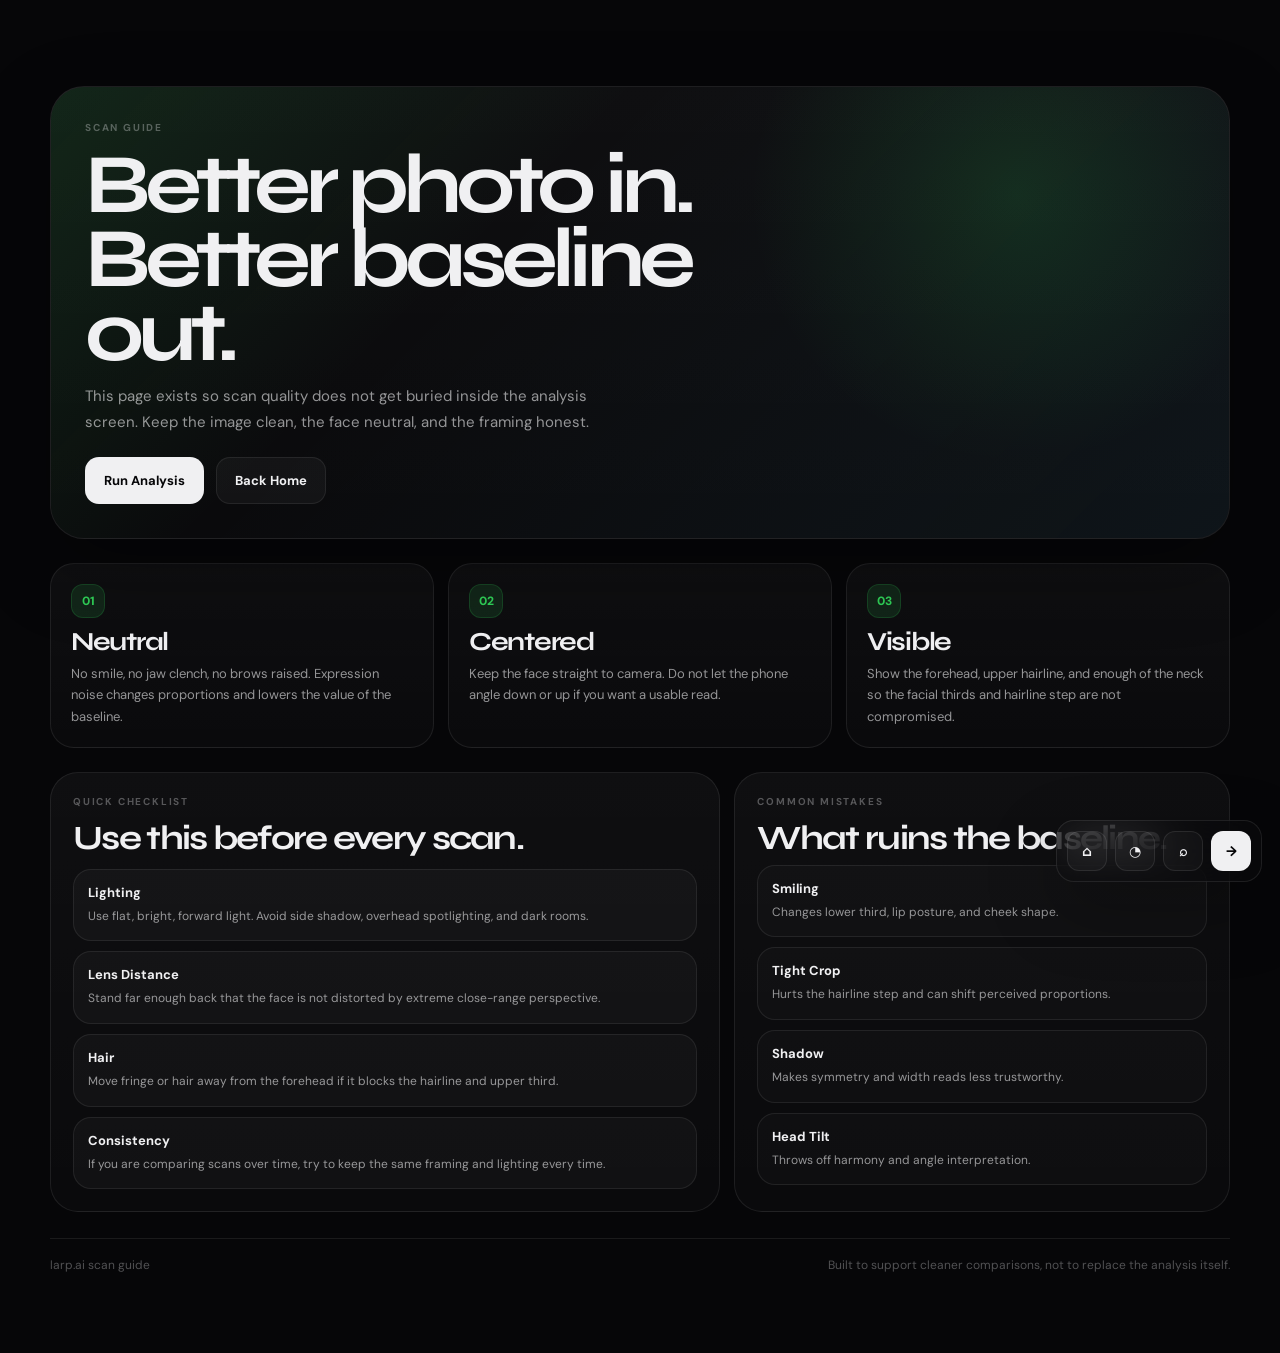
<file: guide.html>
<!DOCTYPE html>
<html lang="en" data-theme="dark">
<head>
    <meta charset="UTF-8">
    <meta name="viewport" content="width=device-width, initial-scale=1.0">
    <title>Scan Guide — larp.ai</title>
    <link href="https://fonts.googleapis.com/css2?family=Syne:wght@700;800&family=DM+Sans:ital,wght@0,300;0,400;0,500;0,600;1,300&display=swap" rel="stylesheet">
    <link rel="stylesheet" href="site-shell.css">
    <style>
        *{margin:0;padding:0;box-sizing:border-box;}
        :root{
            --bg:#060608;--card:#0d0d10;--border:rgba(255,255,255,0.08);
            --text:#f0f0f2;--muted:rgba(240,240,242,0.6);--faint:rgba(240,240,242,0.32);--accent:#30d158;
        }
        [data-theme="light"]{
            --bg:#f5f5f0;--card:#ecece7;--border:rgba(0,0,0,0.08);
            --text:#0a0a0c;--muted:rgba(10,10,12,0.58);--faint:rgba(10,10,12,0.32);--accent:#1a8c38;
        }
        body{
            font-family:'DM Sans',system-ui,sans-serif;
            background:var(--bg);
            color:var(--text);
            min-height:100vh;
        }
        .page{
            width:min(1180px,calc(100% - 36px));
            margin:0 auto;
            padding:86px 0 80px;
        }
        .hero{
            position:relative;
            overflow:hidden;
            border-radius:34px;
            border:1px solid var(--border);
            padding:34px;
            background:linear-gradient(180deg,rgba(255,255,255,0.04),rgba(255,255,255,0.02));
            box-shadow:0 28px 80px rgba(0,0,0,0.28);
        }
        .hero::before{
            content:'';
            position:absolute;
            inset:0;
            background:
                linear-gradient(135deg,rgba(48,209,88,0.12),transparent 36%,rgba(90,200,250,0.06)),
                radial-gradient(circle at 82% 24%,rgba(48,209,88,0.14),transparent 26%);
            pointer-events:none;
        }
        .hero > *{position:relative;z-index:1;}
        .kicker{font-size:10px;font-weight:700;letter-spacing:.18em;text-transform:uppercase;color:var(--faint);margin-bottom:14px;}
        h1{font-family:'Syne',sans-serif;font-size:clamp(42px,7vw,84px);line-height:.88;letter-spacing:-.07em;max-width:760px;margin-bottom:14px;}
        .sub{max-width:520px;font-size:15px;line-height:1.72;color:var(--muted);}
        .actions{display:flex;gap:12px;flex-wrap:wrap;margin-top:22px;}
        .btn{
            display:inline-flex;align-items:center;gap:8px;
            padding:14px 18px;border-radius:14px;text-decoration:none;
            border:1px solid var(--border);background:rgba(255,255,255,0.04);color:var(--text);font-size:13px;font-weight:700;
        }
        .btn.primary{background:var(--text);color:var(--bg);border-color:transparent;}
        .grid{display:grid;grid-template-columns:repeat(3,minmax(0,1fr));gap:14px;margin-top:24px;}
        .card{
            border-radius:24px;border:1px solid var(--border);padding:20px;
            background:linear-gradient(180deg,rgba(255,255,255,0.04),rgba(255,255,255,0.02));
        }
        .num{
            width:34px;height:34px;border-radius:12px;display:grid;place-items:center;margin-bottom:12px;
            background:rgba(48,209,88,0.12);border:1px solid rgba(48,209,88,0.18);color:var(--accent);font-size:12px;font-weight:800;
        }
        .card h2{font-family:'Syne',sans-serif;font-size:26px;letter-spacing:-.05em;line-height:.94;margin-bottom:8px;}
        .card p{font-size:13px;line-height:1.66;color:var(--muted);}
        .wide{display:grid;grid-template-columns:1.15fr .85fr;gap:14px;margin-top:24px;}
        .panel{
            border-radius:28px;border:1px solid var(--border);padding:22px;
            background:linear-gradient(180deg,rgba(255,255,255,0.04),rgba(255,255,255,0.02));
        }
        .panel h3{font-family:'Syne',sans-serif;font-size:34px;letter-spacing:-.05em;line-height:.95;margin-bottom:10px;}
        .list{display:grid;gap:10px;margin-top:14px;}
        .item{padding:14px;border-radius:18px;border:1px solid var(--border);background:rgba(255,255,255,0.03);}
        .item strong{display:block;font-size:13px;margin-bottom:6px;}
        .item span{display:block;font-size:12px;line-height:1.64;color:var(--muted);}
        .rail{display:grid;gap:10px;}
        .rail .item{background:rgba(255,255,255,0.02);}
        footer{margin-top:26px;padding-top:18px;border-top:1px solid var(--border);display:flex;justify-content:space-between;gap:12px;flex-wrap:wrap;color:var(--faint);font-size:12px;}
        @media(max-width:900px){.grid,.wide{grid-template-columns:1fr;}}
    </style>
</head>
<body>
    <main class="page">
        <section class="hero">
            <div class="kicker">Scan Guide</div>
            <h1>Better photo in. Better baseline out.</h1>
            <p class="sub">This page exists so scan quality does not get buried inside the analysis screen. Keep the image clean, the face neutral, and the framing honest.</p>
            <div class="actions">
                <a class="btn primary" href="app.html">Run Analysis</a>
                <a class="btn" href="home.html">Back Home</a>
            </div>
        </section>

        <section class="grid">
            <article class="card">
                <div class="num">01</div>
                <h2>Neutral</h2>
                <p>No smile, no jaw clench, no brows raised. Expression noise changes proportions and lowers the value of the baseline.</p>
            </article>
            <article class="card">
                <div class="num">02</div>
                <h2>Centered</h2>
                <p>Keep the face straight to camera. Do not let the phone angle down or up if you want a usable read.</p>
            </article>
            <article class="card">
                <div class="num">03</div>
                <h2>Visible</h2>
                <p>Show the forehead, upper hairline, and enough of the neck so the facial thirds and hairline step are not compromised.</p>
            </article>
        </section>

        <section class="wide">
            <div class="panel">
                <div class="kicker">Quick Checklist</div>
                <h3>Use this before every scan.</h3>
                <div class="list">
                    <div class="item"><strong>Lighting</strong><span>Use flat, bright, forward light. Avoid side shadow, overhead spotlighting, and dark rooms.</span></div>
                    <div class="item"><strong>Lens Distance</strong><span>Stand far enough back that the face is not distorted by extreme close-range perspective.</span></div>
                    <div class="item"><strong>Hair</strong><span>Move fringe or hair away from the forehead if it blocks the hairline and upper third.</span></div>
                    <div class="item"><strong>Consistency</strong><span>If you are comparing scans over time, try to keep the same framing and lighting every time.</span></div>
                </div>
            </div>
            <div class="panel">
                <div class="kicker">Common Mistakes</div>
                <h3>What ruins the baseline.</h3>
                <div class="rail">
                    <div class="item"><strong>Smiling</strong><span>Changes lower third, lip posture, and cheek shape.</span></div>
                    <div class="item"><strong>Tight Crop</strong><span>Hurts the hairline step and can shift perceived proportions.</span></div>
                    <div class="item"><strong>Shadow</strong><span>Makes symmetry and width reads less trustworthy.</span></div>
                    <div class="item"><strong>Head Tilt</strong><span>Throws off harmony and angle interpretation.</span></div>
                </div>
            </div>
        </section>

        <footer>
            <span>larp.ai scan guide</span>
            <span>Built to support cleaner comparisons, not to replace the analysis itself.</span>
        </footer>
    </main>
    <script src="site-shell.js"></script>
</body>
</html>
</file>
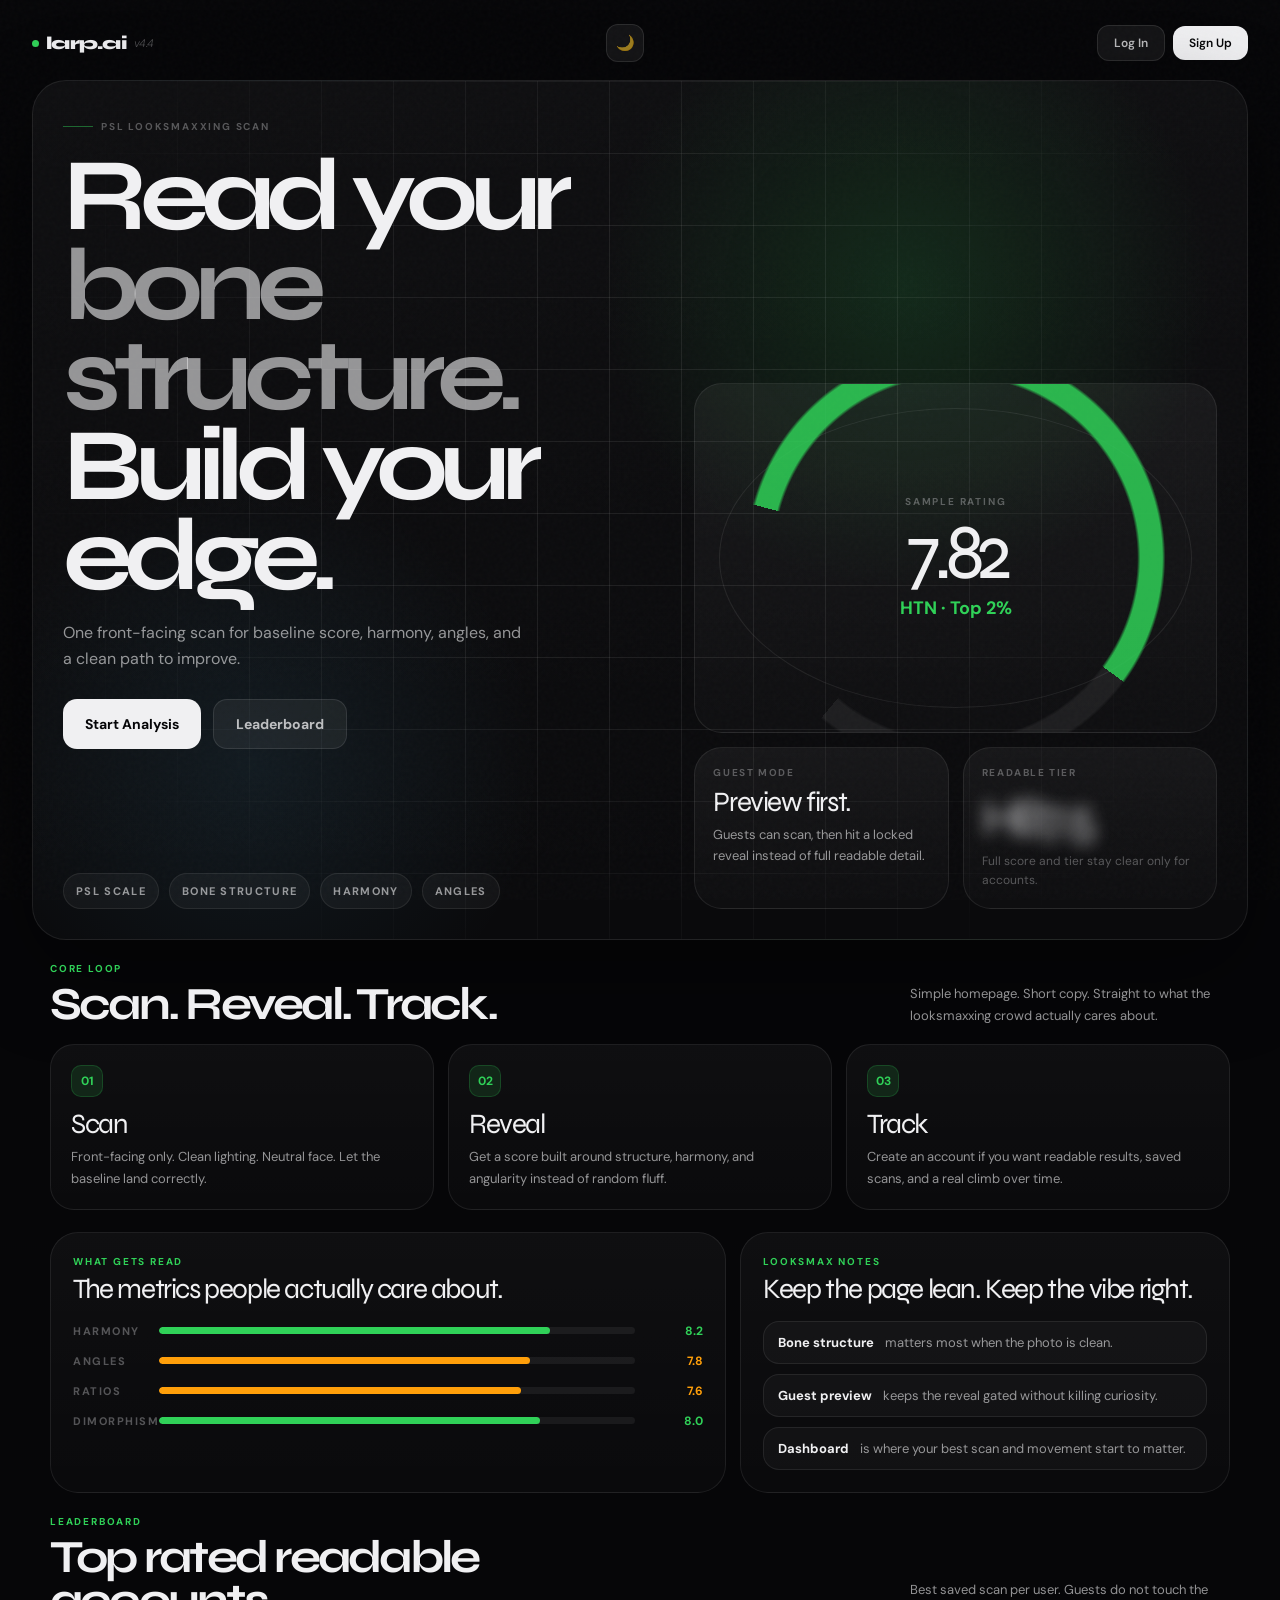
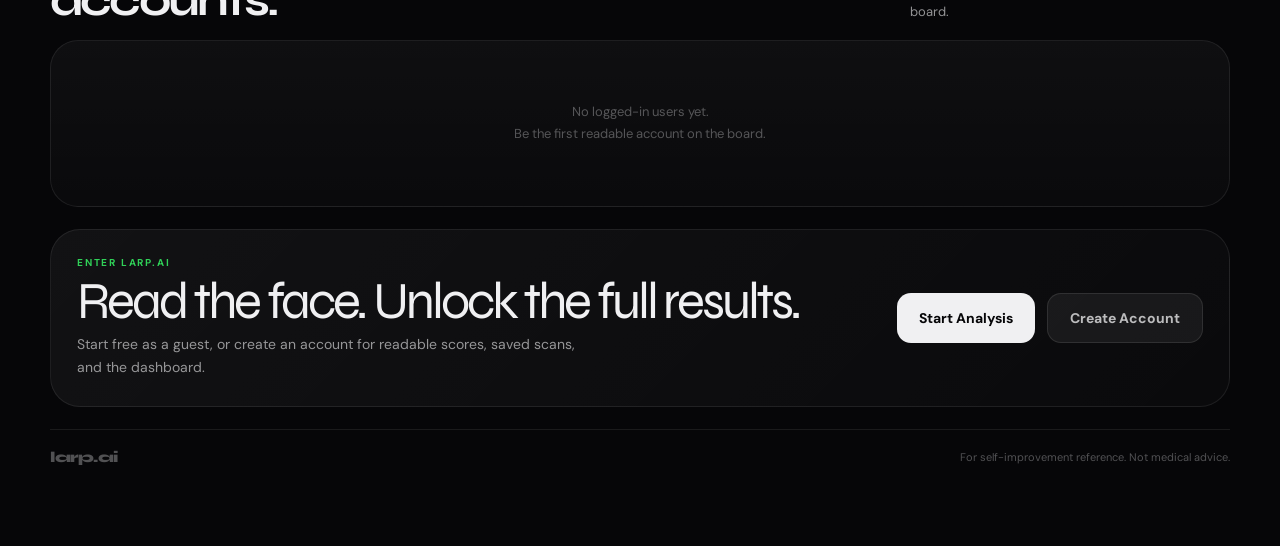
<file: home.html>
<!DOCTYPE html>
<html lang="en" data-theme="dark">
<head>
    <meta charset="UTF-8">
    <meta name="viewport" content="width=device-width, initial-scale=1.0">
    <title>larp.ai — Facial Analysis</title>
    <link rel="preconnect" href="https://fonts.googleapis.com">
    <link href="https://fonts.googleapis.com/css2?family=Syne:wght@400;600;700;800&family=DM+Sans:ital,wght@0,300;0,400;0,500;0,600;1,300&display=swap" rel="stylesheet">
    <style>
        *{margin:0;padding:0;box-sizing:border-box;}
        :root{
            --bg:#060608;
            --bg2:#0d0d10;
            --card:rgba(255,255,255,0.03);
            --card-strong:rgba(255,255,255,0.06);
            --card-border:rgba(255,255,255,0.08);
            --text:#f0f0f2;
            --text2:rgba(240,240,242,0.60);
            --text3:rgba(240,240,242,0.32);
            --green:#30d158;
            --cyan:#5ac8fa;
            --gold:#ffd60a;
            --orange:#ff9f0a;
            --red:#ff453a;
            --nav-bg:rgba(6,6,8,0.84);
            --btn-primary-bg:#f0f0f2;
            --btn-primary-text:#060608;
            --btn-secondary-bg:rgba(255,255,255,0.06);
            --btn-secondary-border:rgba(255,255,255,0.1);
            --btn-secondary-text:rgba(240,240,242,0.76);
            --shadow:0 30px 90px rgba(0,0,0,0.44);
        }
        [data-theme="light"]{
            --bg:#f5f5f0;
            --bg2:#ecece7;
            --card:rgba(0,0,0,0.03);
            --card-strong:rgba(0,0,0,0.05);
            --card-border:rgba(0,0,0,0.08);
            --text:#0a0a0c;
            --text2:rgba(10,10,12,0.58);
            --text3:rgba(10,10,12,0.30);
            --green:#1a8c38;
            --cyan:#0077a8;
            --gold:#b8960a;
            --orange:#b56f00;
            --red:#d63329;
            --nav-bg:rgba(245,245,240,0.88);
            --btn-primary-bg:#0a0a0c;
            --btn-primary-text:#f5f5f0;
            --btn-secondary-bg:rgba(0,0,0,0.05);
            --btn-secondary-border:rgba(0,0,0,0.12);
            --btn-secondary-text:rgba(10,10,12,0.72);
            --shadow:0 24px 70px rgba(0,0,0,0.10);
        }
        html{scroll-behavior:smooth;}
        body{
            font-family:'DM Sans',system-ui,sans-serif;
            background:var(--bg);
            color:var(--text);
            min-height:100vh;
            overflow-x:hidden;
            transition:background .3s ease,color .3s ease;
        }
        body::before{
            content:'';
            position:fixed;
            inset:0;
            z-index:0;
            pointer-events:none;
            background-image:url("data:image/svg+xml,%3Csvg viewBox='0 0 256 256' xmlns='http://www.w3.org/2000/svg'%3E%3Cfilter id='n'%3E%3CfeTurbulence type='fractalNoise' baseFrequency='0.9' numOctaves='4' stitchTiles='stitch'/%3E%3C/filter%3E%3Crect width='100%25' height='100%25' filter='url(%23n)' opacity='1'/%3E%3C/svg%3E");
            opacity:.024;
        }
        .page-transition{
            position:fixed;
            inset:0;
            z-index:9999;
            pointer-events:none;
            opacity:0;
            transform:translateY(100%);
            overflow:hidden;
            background:
                linear-gradient(180deg,rgba(255,255,255,0.05),transparent 18%),
                radial-gradient(circle at 22% 18%, rgba(48,209,88,0.16), transparent 32%),
                radial-gradient(circle at 76% 24%, rgba(90,200,250,0.10), transparent 30%),
                linear-gradient(180deg,#060608,#060608);
            transition:transform .5s cubic-bezier(.22,1,.36,1),opacity .2s ease;
        }
        .page-transition::before{
            content:'';
            position:absolute;
            inset:0;
            background:repeating-linear-gradient(90deg,transparent 0 68px,rgba(255,255,255,0.05) 68px 69px);
            opacity:.22;
        }
        .page-transition.active{opacity:1;transform:translateY(0);}
        body.page-preload{opacity:0;transform:translateY(10px);}
        body.page-live{opacity:1;transform:none;transition:opacity .42s cubic-bezier(.22,1,.36,1),transform .42s cubic-bezier(.22,1,.36,1);}
        body.page-exit{opacity:0;transform:translateY(-10px);}

        .main{
            margin-left:0;
            padding:24px 32px 80px;
        }
        .topbar{
            display:flex;
            justify-content:space-between;
            align-items:center;
            gap:8px;
            margin-bottom:18px;
        }
        .topbar-brand{
            font-family:'Syne',sans-serif;
            font-size:18px;
            font-weight:800;
            letter-spacing:-.04em;
            color:var(--text);
            text-decoration:none;
            display:flex;
            align-items:center;
            gap:7px;
        }
        .topbar-brand-dot{
            width:7px;
            height:7px;
            border-radius:50%;
            background:var(--green);
        }
        .topbar-brand em{
            font-family:'DM Sans',sans-serif;
            font-style:italic;
            font-weight:300;
            font-size:11px;
            color:var(--text3);
        }
        .nav-right{display:flex;align-items:center;gap:8px;}
        .nav-btn{
            padding:9px 16px;
            border-radius:12px;
            font-family:inherit;
            font-size:12px;
            font-weight:600;
            text-decoration:none;
            display:inline-flex;
            align-items:center;
            border:none;
            cursor:pointer;
            transition:transform .18s ease,opacity .18s ease,border-color .18s ease,color .18s ease,background .18s ease;
        }
        .nav-btn:hover{transform:translateY(-1px);}
        .nav-login,.nav-logout{
            background:var(--btn-secondary-bg);
            border:1px solid var(--btn-secondary-border)!important;
            color:var(--btn-secondary-text);
        }
        .nav-signup{background:var(--btn-primary-bg);color:var(--btn-primary-text);}
        .nav-username{font-size:13px;color:var(--text2);}
        .nav-username b{color:var(--text);}
        .theme-toggle{
            width:38px;
            height:38px;
            border-radius:12px;
            border:1px solid var(--btn-secondary-border)!important;
            background:var(--btn-secondary-bg);
            color:var(--text2);
            cursor:pointer;
            display:grid;
            place-items:center;
            font-size:15px;
        }

        .hero{
            position:relative;
            min-height:calc(100vh - 42px);
            border:1px solid var(--card-border);
            border-radius:34px;
            overflow:hidden;
            background:
                radial-gradient(circle at 72% 24%, rgba(48,209,88,0.14), transparent 28%),
                radial-gradient(circle at 18% 80%, rgba(90,200,250,0.08), transparent 24%),
                linear-gradient(180deg,rgba(255,255,255,0.04),rgba(255,255,255,0.02));
            box-shadow:var(--shadow);
        }
        .hero-grid{
            position:absolute;
            inset:0;
            background-image:
                linear-gradient(var(--card-border) 1px,transparent 1px),
                linear-gradient(90deg,var(--card-border) 1px,transparent 1px);
            background-size:72px 72px;
            mask-image:radial-gradient(circle at 50% 42%,black 32%,transparent 82%);
            -webkit-mask-image:radial-gradient(circle at 50% 42%,black 32%,transparent 82%);
            animation:gridFloat 16s ease infinite alternate;
        }
        @keyframes gridFloat{from{transform:translateY(0)}to{transform:translateY(-18px)}}
        .hero-spotlight{
            position:absolute;
            width:320px;
            height:320px;
            border-radius:50%;
            background:radial-gradient(circle, rgba(48,209,88,0.15) 0%, rgba(48,209,88,0.07) 22%, transparent 68%);
            filter:blur(34px);
            pointer-events:none;
            opacity:0;
            z-index:0;
            transform:translate(-50%,-50%);
            transition:opacity .22s ease;
        }
        .hero-inner{
            position:relative;
            z-index:1;
            min-height:calc(100vh - 42px);
            display:grid;
            grid-template-columns:1.08fr .92fr;
            gap:18px;
            padding:30px;
        }
        .hero-copy,.hero-stack{
            display:flex;
            flex-direction:column;
        }
        .hero-copy{justify-content:space-between;}
        .eyebrow{
            display:inline-flex;
            align-items:center;
            gap:8px;
            font-size:10px;
            font-weight:700;
            letter-spacing:.18em;
            text-transform:uppercase;
            color:var(--text3);
            margin-bottom:18px;
        }
        .eyebrow::before{
            content:'';
            width:30px;
            height:1px;
            background:rgba(48,209,88,0.46);
        }
        .hero-title{
            font-family:'Syne',sans-serif;
            font-size:clamp(56px,8vw,112px);
            line-height:.88;
            letter-spacing:-.08em;
            max-width:720px;
            margin-bottom:18px;
        }
        .hero-title .muted{color:var(--text2);}
        .hero-sub{
            max-width:470px;
            font-size:16px;
            line-height:1.68;
            color:var(--text2);
            margin-bottom:26px;
        }
        .hero-cta{
            display:flex;
            flex-wrap:wrap;
            gap:12px;
            margin-bottom:20px;
        }
        .hero-button{
            padding:15px 22px;
            border-radius:14px;
            border:none;
            font-size:14px;
            font-weight:700;
            font-family:inherit;
            cursor:pointer;
            transition:transform .18s ease,box-shadow .18s ease,background .18s ease,color .18s ease,border-color .18s ease;
        }
        .hero-button:hover{transform:translateY(-2px);}
        .hero-button.primary{background:var(--btn-primary-bg);color:var(--btn-primary-text);}
        .hero-button.secondary{background:var(--btn-secondary-bg);border:1px solid var(--btn-secondary-border);color:var(--btn-secondary-text);}
        .hero-tags{
            display:flex;
            flex-wrap:wrap;
            gap:10px;
        }
        .hero-tag{
            padding:10px 12px;
            border-radius:999px;
            border:1px solid var(--card-border);
            background:rgba(255,255,255,0.04);
            font-size:11px;
            font-weight:700;
            letter-spacing:.12em;
            text-transform:uppercase;
            color:var(--text2);
            animation:tagPulse 3.6s ease-in-out infinite;
        }
        .hero-tag:nth-child(2){animation-delay:.2s;}
        .hero-tag:nth-child(3){animation-delay:.4s;}
        .hero-tag:nth-child(4){animation-delay:.6s;}
        @keyframes tagPulse{
            0%,100%{transform:translateY(0);border-color:var(--card-border);}
            50%{transform:translateY(-2px);border-color:rgba(48,209,88,0.18);}
        }
        .hero-stack{
            gap:14px;
            justify-content:flex-end;
        }
        .score-card,.mini-panel,.lock-panel{
            position:relative;
            overflow:hidden;
            border-radius:28px;
            border:1px solid var(--card-border);
            background:linear-gradient(180deg,rgba(255,255,255,0.05),rgba(255,255,255,0.02));
            transition:transform .2s ease,border-color .2s ease,box-shadow .2s ease;
        }
        .score-card:hover,.mini-panel:hover,.lock-panel:hover,.info-card:hover,.rail-card:hover,.lb-item:hover{
            transform:translateY(-4px);
            border-color:rgba(48,209,88,0.24);
            box-shadow:0 24px 58px rgba(0,0,0,0.22);
        }
        .score-card{
            min-height:350px;
            display:grid;
            place-items:center;
            padding:28px;
        }
        .score-card::before{
            content:'';
            position:absolute;
            inset:24px;
            border-radius:50%;
            border:1px solid rgba(255,255,255,0.08);
        }
        .score-card::after{
            content:'';
            position:absolute;
            inset:0;
            background:
                conic-gradient(from 220deg, transparent 0 18%, rgba(48,209,88,0.92) 18% 74%, rgba(255,255,255,0.07) 74% 100%);
            mask:radial-gradient(circle at center, transparent 58%, black 59%, black 66%, transparent 67%);
            -webkit-mask:radial-gradient(circle at center, transparent 58%, black 59%, black 66%, transparent 67%);
            animation:ringSpin 9s linear infinite;
            opacity:.92;
        }
        @keyframes ringSpin{from{transform:rotate(0)}to{transform:rotate(360deg)}}
        .score-core{
            position:relative;
            z-index:1;
            text-align:center;
        }
        .score-kicker{
            font-size:10px;
            font-weight:700;
            letter-spacing:.18em;
            text-transform:uppercase;
            color:var(--text3);
            margin-bottom:10px;
        }
        .score-value{
            font-family:'Syne',sans-serif;
            font-size:78px;
            line-height:.9;
            letter-spacing:-.08em;
            animation:scoreFloat 3.4s ease-in-out infinite;
        }
        @keyframes scoreFloat{
            0%,100%{transform:translateY(0);}
            50%{transform:translateY(-5px);}
        }
        .score-tier{
            margin-top:8px;
            font-size:18px;
            font-weight:700;
            color:var(--green);
        }
        .stack-grid{
            display:grid;
            grid-template-columns:1fr 1fr;
            gap:14px;
        }
        .mini-panel,.lock-panel{padding:18px;}
        .panel-label{
            font-size:10px;
            font-weight:700;
            letter-spacing:.16em;
            text-transform:uppercase;
            color:var(--text3);
            margin-bottom:10px;
        }
        .panel-title{
            font-family:'Syne',sans-serif;
            font-size:28px;
            line-height:.96;
            letter-spacing:-.05em;
            margin-bottom:8px;
        }
        .panel-copy{
            font-size:13px;
            line-height:1.65;
            color:var(--text2);
        }
        .lock-score{
            margin-top:16px;
            font-family:'Syne',sans-serif;
            font-size:52px;
            letter-spacing:-.08em;
            line-height:.9;
            filter:blur(8px);
            opacity:.8;
        }
        .lock-note{
            margin-top:10px;
            font-size:12px;
            line-height:1.6;
            color:var(--text3);
        }

        .section{
            width:min(1180px,100%);
            margin:22px auto 0;
        }
        .section-head{
            display:flex;
            justify-content:space-between;
            align-items:end;
            gap:18px;
            margin-bottom:18px;
        }
        .section-kicker{
            font-size:10px;
            font-weight:700;
            letter-spacing:.18em;
            text-transform:uppercase;
            color:var(--green);
            margin-bottom:8px;
        }
        .section-title{
            font-family:'Syne',sans-serif;
            font-size:clamp(28px,4vw,46px);
            line-height:.94;
            letter-spacing:-.06em;
            max-width:620px;
        }
        .section-copy{
            max-width:320px;
            font-size:13px;
            line-height:1.65;
            color:var(--text2);
        }
        .info-grid{
            display:grid;
            grid-template-columns:repeat(3,minmax(0,1fr));
            gap:14px;
        }
        .info-card{
            border-radius:24px;
            border:1px solid var(--card-border);
            background:linear-gradient(180deg,rgba(255,255,255,0.04),rgba(255,255,255,0.02));
            padding:20px;
            transition:transform .2s ease,border-color .2s ease,box-shadow .2s ease;
        }
        .card-num{
            width:32px;
            height:32px;
            border-radius:10px;
            display:grid;
            place-items:center;
            background:rgba(48,209,88,0.12);
            border:1px solid rgba(48,209,88,0.20);
            color:var(--green);
            font-size:12px;
            font-weight:700;
            margin-bottom:14px;
        }
        .card-title{
            font-family:'Syne',sans-serif;
            font-size:28px;
            line-height:.96;
            letter-spacing:-.05em;
            margin-bottom:8px;
        }
        .card-copy{
            font-size:13px;
            line-height:1.65;
            color:var(--text2);
        }

        .rail-grid{
            display:grid;
            grid-template-columns:1.16fr .84fr;
            gap:14px;
        }
        .rail-card{
            border-radius:28px;
            border:1px solid var(--card-border);
            background:linear-gradient(180deg,rgba(255,255,255,0.04),rgba(255,255,255,0.02));
            padding:22px;
            transition:transform .2s ease,border-color .2s ease,box-shadow .2s ease;
        }
        .metric-list{
            display:grid;
            gap:14px;
            margin-top:20px;
        }
        .metric-row{
            display:grid;
            grid-template-columns:74px 1fr 56px;
            gap:12px;
            align-items:center;
        }
        .metric-row label{
            font-size:11px;
            font-weight:700;
            letter-spacing:.14em;
            text-transform:uppercase;
            color:var(--text3);
        }
        .metric-bar{
            height:7px;
            border-radius:999px;
            background:rgba(255,255,255,0.06);
            overflow:hidden;
        }
        .metric-fill{
            height:100%;
            border-radius:999px;
            animation:fillGrow 1s cubic-bezier(.22,1,.36,1) both;
            transform-origin:left center;
        }
        @keyframes fillGrow{from{transform:scaleX(.2);opacity:.4}to{transform:scaleX(1);opacity:1}}
        .metric-row span{
            text-align:right;
            font-size:12px;
            font-weight:700;
        }
        .mini-rail{
            display:grid;
            gap:10px;
            margin-top:18px;
        }
        .mini-rail div{
            padding:12px 14px;
            border-radius:16px;
            border:1px solid var(--card-border);
            background:rgba(255,255,255,0.03);
            font-size:13px;
            color:var(--text2);
        }
        .mini-rail strong{color:var(--text);margin-right:8px;}

        .lb-section{width:min(1180px,100%);margin:22px auto 0;}
        .lb-frame{
            border-radius:28px;
            border:1px solid var(--card-border);
            background:linear-gradient(180deg,rgba(255,255,255,0.04),rgba(255,255,255,0.02));
            padding:20px;
        }
        .lb-item{
            display:flex;
            align-items:center;
            gap:14px;
            padding:14px 16px;
            border-radius:18px;
            border:1px solid var(--card-border);
            background:rgba(255,255,255,0.03);
            margin-bottom:10px;
            transition:transform .2s ease,border-color .2s ease,box-shadow .2s ease,background .2s ease;
        }
        .lb-item:last-child{margin-bottom:0;}
        .lb-rank{font-size:14px;font-weight:700;color:var(--text3);min-width:30px;text-align:center;}
        .lb-rank.top1{color:var(--gold);}
        .lb-rank.top2{color:#c0c0c0;}
        .lb-rank.top3{color:#cd7f32;}
        .lb-name{flex:1;font-size:14px;font-weight:600;color:var(--text);}
        .lb-you{
            display:inline-block;
            margin-left:7px;
            padding:3px 7px;
            border-radius:999px;
            background:rgba(48,209,88,0.12);
            color:var(--green);
            font-size:9px;
            font-weight:700;
        }
        .lb-score{font-family:'Syne',sans-serif;font-size:18px;font-weight:800;font-variant-numeric:tabular-nums;}
        .lb-tier{font-size:10px;color:var(--text3);margin-top:2px;text-align:right;}
        .lb-bar-bg{width:84px;height:3px;background:var(--card-border);border-radius:999px;overflow:hidden;}
        .lb-bar-fill{height:100%;border-radius:999px;}

        .cta-band{
            width:min(1180px,100%);
            margin:22px auto 0;
            border-radius:30px;
            border:1px solid var(--card-border);
            background:linear-gradient(135deg,rgba(255,255,255,0.05),rgba(255,255,255,0.02));
            padding:26px;
            display:grid;
            grid-template-columns:1fr auto;
            gap:18px;
            align-items:center;
        }
        .cta-title{
            font-family:'Syne',sans-serif;
            font-size:clamp(30px,4.2vw,52px);
            line-height:.94;
            letter-spacing:-.06em;
            margin-bottom:8px;
        }
        .cta-sub{
            max-width:520px;
            font-size:14px;
            line-height:1.65;
            color:var(--text2);
        }
        .cta-actions{
            display:flex;
            gap:12px;
            flex-wrap:wrap;
            justify-content:flex-end;
        }
        footer{
            width:min(1180px,100%);
            margin:22px auto 0;
            padding:18px 0 0;
            border-top:1px solid var(--card-border);
            display:flex;
            justify-content:space-between;
            align-items:center;
            gap:12px;
            color:var(--text3);
            flex-wrap:wrap;
        }
        .foot-brand{font-family:'Syne',sans-serif;font-size:15px;font-weight:800;letter-spacing:-.03em;}
        .foot-note{font-size:11px;}

        .ov{
            position:fixed;
            inset:0;
            z-index:5000;
            display:none;
            align-items:center;
            justify-content:center;
            background:rgba(0,0,0,0.76);
            backdrop-filter:blur(8px);
            padding:20px;
        }
        .ov.show{display:flex;}
        .pb{
            background:var(--bg2);
            border:1px solid var(--card-border);
            border-radius:24px;
            padding:34px 30px;
            max-width:390px;
            width:100%;
            text-align:center;
            box-shadow:var(--shadow);
            animation:popIn .28s cubic-bezier(.34,1.56,.64,1);
        }
        .pb-wide{max-width:520px;text-align:left;max-height:82vh;overflow-y:auto;padding:28px 26px;}
        @keyframes popIn{from{opacity:0;transform:scale(.93) translateY(14px)}to{opacity:1;transform:scale(1) translateY(0)}}
        .pb-icon{font-size:32px;margin-bottom:16px;line-height:1;}
        .pb-title{font-family:'Syne',sans-serif;font-size:20px;font-weight:800;letter-spacing:-.03em;margin-bottom:8px;}
        .pb-sub{font-size:13px;color:var(--text2);line-height:1.65;margin-bottom:28px;}
        .pb-sub-gray{display:block;margin-top:8px;font-size:12px;color:var(--text3);}
        .pb-row{display:flex;gap:10px;}
        .btn-w,.btn-g{
            flex:1;
            padding:14px;
            border-radius:12px;
            font-size:14px;
            font-family:inherit;
            cursor:pointer;
        }
        .btn-w{border:none;background:var(--btn-primary-bg);color:var(--btn-primary-text);font-weight:700;}
        .btn-g{border:1px solid var(--btn-secondary-border);background:var(--btn-secondary-bg);color:var(--btn-secondary-text);}

        .reveal{opacity:0;transform:translateY(22px);transition:opacity .7s ease,transform .7s ease;}
        .reveal.visible{opacity:1;transform:translateY(0);}
        .reveal-delay-1{transition-delay:.08s;}
        .reveal-delay-2{transition-delay:.16s;}
        .reveal-delay-3{transition-delay:.24s;}

        @media(max-width:1080px){
            .hero-inner,.info-grid,.rail-grid,.cta-band{grid-template-columns:1fr;}
            .stack-grid{grid-template-columns:1fr 1fr;}
            .section-head{flex-direction:column;align-items:flex-start;}
            .cta-actions{justify-content:flex-start;}
        }
        @media(max-width:820px){
            .app-shell{display:block;}
            .main{
                margin-left:0;
                padding:16px 16px 70px;
            }
            .hero,.hero-inner{min-height:auto;}
        }
        @media(max-width:640px){
            .topbar{justify-content:space-between;flex-wrap:wrap;}
            .hero-inner{padding:18px;}
            .hero-title{font-size:clamp(44px,14vw,72px);}
            .hero-cta,.cta-actions{flex-direction:column;align-items:stretch;}
            .hero-button,.cta-actions .hero-button{width:100%;}
            .stack-grid,.info-grid{grid-template-columns:1fr;}
            .score-card{min-height:300px;}
            .score-value{font-size:62px;}
            .metric-row{grid-template-columns:58px 1fr 46px;}
            .topbar{flex-wrap:wrap;}
            footer{flex-direction:column;align-items:flex-start;}
            .page-transition{transition:transform .38s cubic-bezier(.22,1,.36,1),opacity .2s ease;}
        }
    </style>
</head>
<body class="page-preload">
<div class="page-transition" id="pageTransition"></div>

<div class="app-shell">
    <main class="main">
        <div class="topbar">
            <a href="home.html" class="topbar-brand">
                <span class="topbar-brand-dot"></span>
                larp.ai
                <em>v4.4</em>
            </a>
            <button class="theme-toggle" id="themeToggle" title="Toggle theme">🌙</button>
            <div id="navRight" class="nav-right"></div>
        </div>

        <section class="hero" id="hero">
            <div class="hero-grid"></div>
            <div class="hero-spotlight" id="heroSpotlight"></div>
            <div class="hero-inner">
                <div class="hero-copy">
                    <div>
                        <div class="eyebrow">PSL Looksmaxxing Scan</div>
                        <h1 class="hero-title">Read your <span class="muted">bone structure.</span> Build your edge.</h1>
                        <p class="hero-sub">One front-facing scan for baseline score, harmony, angles, and a clean path to improve.</p>
                        <div class="hero-cta">
                            <button class="hero-button primary" id="btnAnalysis">Start Analysis</button>
                            <button class="hero-button secondary" id="btnLeaderboard">Leaderboard</button>
                        </div>
                    </div>
                    <div class="hero-tags">
                        <span class="hero-tag">PSL scale</span>
                        <span class="hero-tag">Bone structure</span>
                        <span class="hero-tag">Harmony</span>
                        <span class="hero-tag">Angles</span>
                    </div>
                </div>

                <div class="hero-stack">
                    <div class="score-card">
                        <div class="score-core">
                            <div class="score-kicker">Sample Rating</div>
                            <div class="score-value">7.82</div>
                            <div class="score-tier">HTN · Top 2%</div>
                        </div>
                    </div>
                    <div class="stack-grid">
                        <div class="mini-panel">
                            <div class="panel-label">Guest Mode</div>
                            <div class="panel-title">Preview first.</div>
                            <div class="panel-copy">Guests can scan, then hit a locked reveal instead of full readable detail.</div>
                        </div>
                        <div class="lock-panel">
                            <div class="panel-label">Readable Tier</div>
                            <div class="lock-score">HB7.5</div>
                            <div class="lock-note">Full score and tier stay clear only for accounts.</div>
                        </div>
                    </div>
                </div>
            </div>
        </section>

        <section class="section reveal" id="method">
            <div class="section-head">
                <div>
                    <div class="section-kicker">Core Loop</div>
                    <h2 class="section-title">Scan. Reveal. Track.</h2>
                </div>
                <p class="section-copy">Simple homepage. Short copy. Straight to what the looksmaxxing crowd actually cares about.</p>
            </div>
            <div class="info-grid">
                <div class="info-card reveal reveal-delay-1">
                    <div class="card-num">01</div>
                    <div class="card-title">Scan</div>
                    <div class="card-copy">Front-facing only. Clean lighting. Neutral face. Let the baseline land correctly.</div>
                </div>
                <div class="info-card reveal reveal-delay-2">
                    <div class="card-num">02</div>
                    <div class="card-title">Reveal</div>
                    <div class="card-copy">Get a score built around structure, harmony, and angularity instead of random fluff.</div>
                </div>
                <div class="info-card reveal reveal-delay-3" id="account">
                    <div class="card-num">03</div>
                    <div class="card-title">Track</div>
                    <div class="card-copy">Create an account if you want readable results, saved scans, and a real climb over time.</div>
                </div>
            </div>
        </section>

        <section class="section reveal">
            <div class="rail-grid">
                <div class="rail-card reveal reveal-delay-1">
                    <div class="section-kicker">What Gets Read</div>
                    <div class="card-title">The metrics people actually care about.</div>
                    <div class="metric-list">
                        <div class="metric-row">
                            <label>Harmony</label>
                            <div class="metric-bar"><div class="metric-fill" style="width:82%;background:var(--green);"></div></div>
                            <span style="color:var(--green);">8.2</span>
                        </div>
                        <div class="metric-row">
                            <label>Angles</label>
                            <div class="metric-bar"><div class="metric-fill" style="width:78%;background:var(--orange);"></div></div>
                            <span style="color:var(--orange);">7.8</span>
                        </div>
                        <div class="metric-row">
                            <label>Ratios</label>
                            <div class="metric-bar"><div class="metric-fill" style="width:76%;background:var(--orange);"></div></div>
                            <span style="color:var(--orange);">7.6</span>
                        </div>
                        <div class="metric-row">
                            <label>Dimorphism</label>
                            <div class="metric-bar"><div class="metric-fill" style="width:80%;background:var(--green);"></div></div>
                            <span style="color:var(--green);">8.0</span>
                        </div>
                    </div>
                </div>
                <div class="rail-card reveal reveal-delay-2">
                    <div class="section-kicker">Looksmax Notes</div>
                    <div class="card-title">Keep the page lean. Keep the vibe right.</div>
                    <div class="mini-rail">
                        <div><strong>Bone structure</strong> matters most when the photo is clean.</div>
                        <div><strong>Guest preview</strong> keeps the reveal gated without killing curiosity.</div>
                        <div><strong>Dashboard</strong> is where your best scan and movement start to matter.</div>
                    </div>
                </div>
            </div>
        </section>

        <div class="lb-section reveal" id="leaderboardSection">
            <div class="section-head">
                <div>
                    <div class="section-kicker">Leaderboard</div>
                    <h2 class="section-title">Top rated readable accounts.</h2>
                </div>
                <p class="section-copy">Best saved scan per user. Guests do not touch the board.</p>
            </div>
            <div class="lb-frame">
                <div id="leaderboardList">
                    <div style="text-align:center;padding:32px 0;color:var(--text3);font-size:13px;">Loading leaderboard...</div>
                </div>
            </div>
        </div>

        <section class="cta-band reveal">
            <div>
                <div class="section-kicker">Enter Larp.ai</div>
                <div class="cta-title">Read the face. Unlock the full results.</div>
                <div class="cta-sub">Start free as a guest, or create an account for readable scores, saved scans, and the dashboard.</div>
            </div>
            <div class="cta-actions">
                <button class="hero-button primary" id="btnAnalysisCta">Start Analysis</button>
                <a href="signup.html" class="hero-button secondary" style="text-decoration:none;">Create Account</a>
            </div>
        </section>

        <footer>
            <div class="foot-brand">larp.ai</div>
            <div class="foot-note">For self-improvement reference. Not medical advice.</div>
        </footer>
    </main>
</div>

<div class="ov" id="suggestPopup">
    <div class="pb">
        <div class="pb-icon">🧬</div>
        <div class="pb-title">Log in for best results</div>
        <div class="pb-sub">
            Your analysis gets saved so you can track progress over time.
            <span class="pb-sub-gray">Without an account, data is lost when you close the tab.</span>
        </div>
        <div class="pb-row">
            <button class="btn-w" id="suggestLogin">Log In</button>
            <button class="btn-g" id="suggestContinue">Continue</button>
        </div>
    </div>
</div>

<div class="ov" id="loginRequiredPopup">
    <div class="pb">
        <div class="pb-icon">🔒</div>
        <div class="pb-title">Login required</div>
        <div class="pb-sub">
            Your results are stored securely to your account so you can access them anytime.
            <span class="pb-sub-gray">All data is stored locally on your device.</span>
        </div>
        <div class="pb-row">
            <button class="btn-g" id="lrpBack">Back</button>
            <button class="btn-w" id="lrpLogin">Log In</button>
        </div>
    </div>
</div>

<div class="ov" id="resultsPopup">
    <div class="pb pb-wide">
        <div style="display:flex;justify-content:space-between;align-items:center;margin-bottom:22px;">
            <div style="font-family:'Syne',sans-serif;font-size:18px;font-weight:800;letter-spacing:-.03em;">Analysis History</div>
            <button id="closeResultsPopup" style="background:var(--btn-secondary-bg);border:1px solid var(--btn-secondary-border);color:var(--text2);font-size:12px;font-weight:500;padding:6px 14px;border-radius:8px;cursor:pointer;font-family:inherit;">Close</button>
        </div>
        <div id="resultsHistoryList"></div>
        <button id="newAnalysisBtn" style="width:100%;margin-top:16px;padding:14px;border-radius:12px;border:none;background:var(--btn-primary-bg);color:var(--btn-primary-text);font-size:14px;font-weight:700;cursor:pointer;font-family:inherit;">+ New Analysis</button>
    </div>
</div>

<script src="auth.js"></script>
<script>
(() => {
    const ROUTES = new Set(['index.html','home.html','login.html','signup.html','app.html','dashboard.html']);
    const getFile = (url) => new URL(url, window.location.href).pathname.split('/').pop() || 'index.html';
    window.larpNavigate = (url) => {
        const file = getFile(url);
        if (!ROUTES.has(file)) { window.location.href = url; return; }
        document.getElementById('pageTransition')?.classList.add('active');
        document.body.classList.add('page-exit');
        setTimeout(() => { window.location.href = new URL(url, window.location.href).href; }, window.matchMedia('(max-width: 720px)').matches ? 320 : 420);
    };
    document.addEventListener('DOMContentLoaded', () => {
        requestAnimationFrame(() => {
            document.body.classList.remove('page-preload');
            document.body.classList.add('page-live');
        });
    });
    document.addEventListener('click', e => {
        const a = e.target.closest('a[href]');
        if (!a || e.defaultPrevented || e.metaKey || e.ctrlKey || e.shiftKey || e.altKey) return;
        if (a.target && a.target !== '_self') return;
        const href = a.getAttribute('href');
        if (!href || href.startsWith('#') || href.startsWith('javascript:')) return;
        const file = getFile(href);
        if (!ROUTES.has(file)) return;
        e.preventDefault();
        window.larpNavigate(href);
    });
})();

document.addEventListener('DOMContentLoaded', () => {
    const auth = window.LarpAuth;
    const session = auth.currentUser();
    const nav = url => window.larpNavigate ? window.larpNavigate(url) : (window.location.href = url);
    const hero = document.querySelector('.hero');
    const heroSpotlight = document.getElementById('heroSpotlight');

    const savedTheme = localStorage.getItem('larp_theme') || 'dark';
    document.documentElement.setAttribute('data-theme', savedTheme);
    const themeBtn = document.getElementById('themeToggle');
    themeBtn.textContent = savedTheme === 'dark' ? '🌙' : '☀️';
    themeBtn.addEventListener('click', () => {
        const current = document.documentElement.getAttribute('data-theme');
        const next = current === 'dark' ? 'light' : 'dark';
        document.documentElement.setAttribute('data-theme', next);
        localStorage.setItem('larp_theme', next);
        themeBtn.textContent = next === 'dark' ? '🌙' : '☀️';
    });

    const navRight = document.getElementById('navRight');
    if (session) {
        navRight.innerHTML = `<span class="nav-username">Hi, <b>${session.name.split(' ')[0]}</b></span><button class="nav-btn nav-logout" id="logoutBtn">Log Out</button>`;
        document.getElementById('logoutBtn').addEventListener('click', () => auth.logout());
    } else {
        navRight.innerHTML = `<a href="login.html" class="nav-btn nav-login">Log In</a><a href="signup.html" class="nav-btn nav-signup">Sign Up</a>`;
    }

    if (sessionStorage.getItem('larp_signup_success')) {
        sessionStorage.removeItem('larp_signup_success');
        auth.showToast('Account created — please log in now', 'success', 5000);
    }
    if (sessionStorage.getItem('larp_login_success')) {
        const n = sessionStorage.getItem('larp_login_success');
        sessionStorage.removeItem('larp_login_success');
        auth.showToast('Welcome back, ' + n, 'success', 3500);
    }

    if (auth.isLoggedIn()) {
        const db = document.getElementById('btnDashboard');
        if (db) db.style.display = '';
    }
    document.getElementById('btnDashboard')?.addEventListener('click', () => nav('dashboard.html'));
    document.getElementById('btnLeaderboard')?.addEventListener('click', () => {
        document.getElementById('leaderboardSection')?.scrollIntoView({ behavior:'smooth', block:'start' });
    });

    const showOv = id => document.getElementById(id).classList.add('show');
    const hideOv = id => document.getElementById(id).classList.remove('show');
    ['suggestPopup','loginRequiredPopup','resultsPopup'].forEach(id => {
        document.getElementById(id).addEventListener('click', function(e){ if (e.target === this) hideOv(id); });
    });

    const goAnalysis = () => {
        if (auth.isLoggedIn()) nav('app.html');
        else showOv('suggestPopup');
    };
    document.getElementById('btnAnalysis')?.addEventListener('click', goAnalysis);
    document.getElementById('btnAnalysisCta')?.addEventListener('click', goAnalysis);
    document.getElementById('suggestLogin')?.addEventListener('click', () => nav('login.html'));
    document.getElementById('suggestContinue')?.addEventListener('click', () => nav('app.html'));
    document.getElementById('lrpBack')?.addEventListener('click', () => hideOv('loginRequiredPopup'));
    document.getElementById('lrpLogin')?.addEventListener('click', () => nav('login.html'));
    document.getElementById('closeResultsPopup')?.addEventListener('click', () => hideOv('resultsPopup'));
    document.getElementById('newAnalysisBtn')?.addEventListener('click', () => nav('app.html'));

    if (hero && heroSpotlight && window.matchMedia('(pointer:fine)').matches) {
        hero.addEventListener('pointermove', e => {
            const rect = hero.getBoundingClientRect();
            heroSpotlight.style.opacity = '1';
            heroSpotlight.style.left = (e.clientX - rect.left) + 'px';
            heroSpotlight.style.top = (e.clientY - rect.top) + 'px';
        });
        hero.addEventListener('pointerleave', () => {
            heroSpotlight.style.opacity = '0';
        });
    }

    const observer = new IntersectionObserver((entries) => {
        entries.forEach(e => { if (e.isIntersecting) e.target.classList.add('visible'); });
    }, { threshold:0.12 });
    document.querySelectorAll('.reveal').forEach(el => observer.observe(el));

    const buildLeaderboard = () => {
        const lbEl = document.getElementById('leaderboardList');
        if (!lbEl) return;
        const entries = [];
        const currentEmail = session ? session.email : null;
        for (let i = 0; i < localStorage.length; i++) {
            const key = localStorage.key(i);
            if (!key || !key.startsWith('larp_results_')) continue;
            const email = key.replace('larp_results_', '');
            if (email === 'guest') continue;
            try {
                const results = JSON.parse(localStorage.getItem(key) || '[]');
                if (!results.length) continue;
                const best = results.reduce((a,b) => a.overall > b.overall ? a : b);
                const users = JSON.parse(localStorage.getItem('larp_users') || '{}');
                const user = users[email];
                if (!user) continue;
                entries.push({ name:user.name.split(' ')[0], email, score:best.overall, rating:best.rating });
            } catch {}
        }
        entries.sort((a,b) => b.score - a.score);
        if (entries.length === 0) {
            lbEl.innerHTML = `<div style="text-align:center;padding:40px 0;color:var(--text3);font-size:13px;line-height:1.7;">No logged-in users yet.<br>Be the first readable account on the board.</div>`;
            return;
        }
        const sc = v => v>=8?'#30d158':v>=6.5?'#ff9f0a':v>=5?'#ff6b35':'#ff453a';
        lbEl.innerHTML = entries.slice(0,10).map((e,i) => {
            const rankClass = i===0?'top1':i===1?'top2':i===2?'top3':'';
            const rankIcon = i===0?'🥇':i===1?'🥈':i===2?'🥉':'#'+(i+1);
            const isYou = e.email === currentEmail;
            return `<div class="lb-item">
                <div class="lb-rank ${rankClass}">${rankIcon}</div>
                <div style="flex:1;">
                    <div class="lb-name">${e.name}${isYou?'<span class="lb-you">You</span>':''}</div>
                    <div class="lb-bar-bg" style="margin-top:6px;">
                        <div class="lb-bar-fill" style="width:${(e.score/10*100).toFixed(1)}%;background:${sc(e.score)};"></div>
                    </div>
                </div>
                <div style="text-align:right;">
                    <div class="lb-score" style="color:${sc(e.score)};">${e.score.toFixed(3)}</div>
                    <div class="lb-tier">${e.rating?.label||'—'}</div>
                </div>
            </div>`;
        }).join('');
    };
    buildLeaderboard();
});
</script>
</body>
</html>
</file>
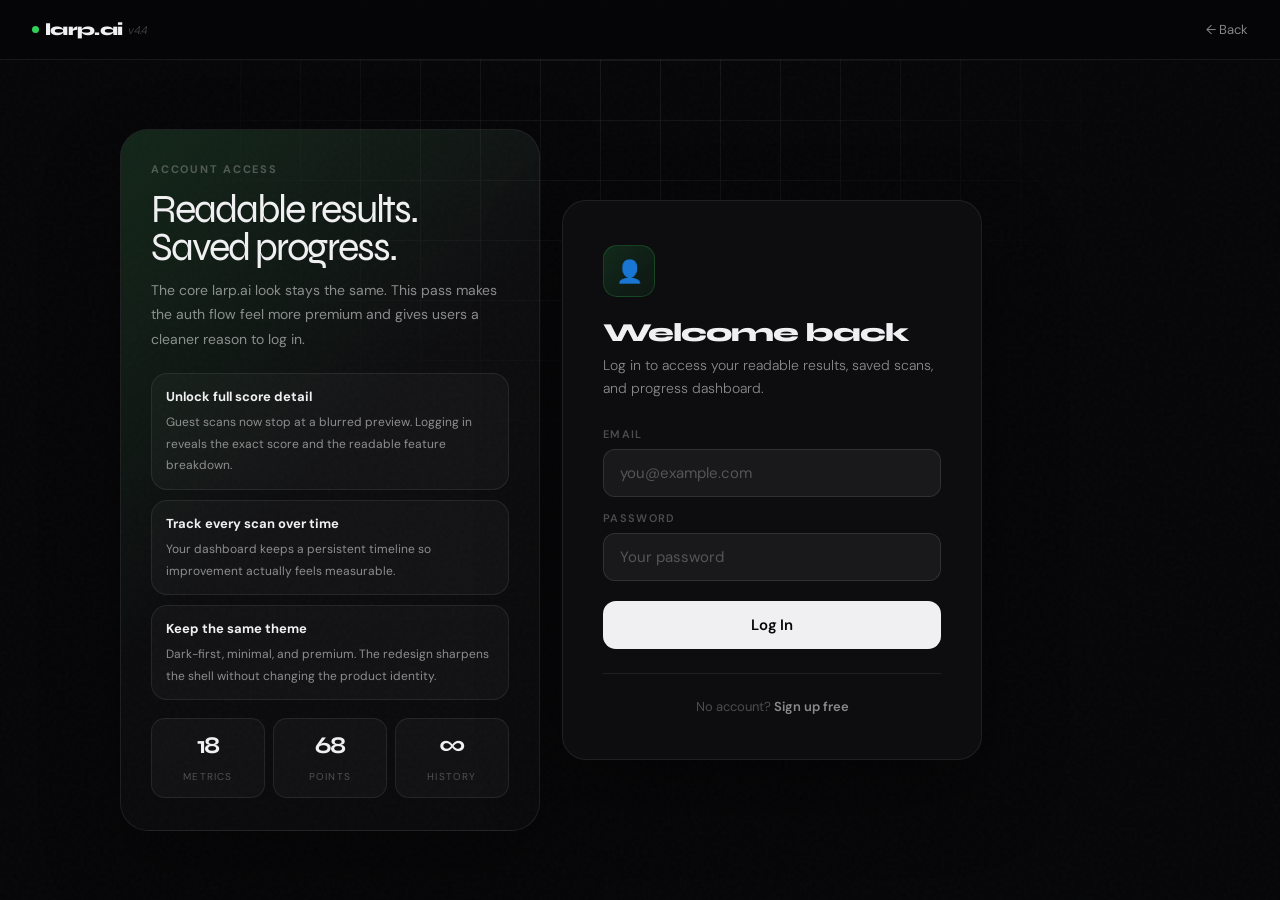
<file: login.html>
<!DOCTYPE html>
<html lang="en" data-theme="dark">
<head>
    <meta charset="UTF-8">
    <meta name="viewport" content="width=device-width, initial-scale=1.0">
    <title>Log In — larp.ai</title>
    <link href="https://fonts.googleapis.com/css2?family=Syne:wght@700;800&family=DM+Sans:ital,wght@0,300;0,400;0,500;0,600;1,300&display=swap" rel="stylesheet">
    <style>
        *{margin:0;padding:0;box-sizing:border-box;}
        :root{
            --bg:#060608;--bg2:#0d0d10;
            --card:rgba(255,255,255,0.03);--card-border:rgba(255,255,255,0.08);
            --text:#f0f0f2;--text2:rgba(240,240,242,0.55);--text3:rgba(240,240,242,0.28);
            --accent:#30d158;--nav-bg:rgba(6,6,8,0.9);
            --input-bg:rgba(255,255,255,0.05);--input-border:rgba(255,255,255,0.1);
            --btn-bg:#f0f0f2;--btn-text:#060608;
        }
        [data-theme="light"]{
            --bg:#f5f5f0;--bg2:#ebebE6;
            --card:rgba(0,0,0,0.03);--card-border:rgba(0,0,0,0.09);
            --text:#0a0a0c;--text2:rgba(10,10,12,0.55);--text3:rgba(10,10,12,0.3);
            --accent:#1a8c38;--nav-bg:rgba(245,245,240,0.9);
            --input-bg:rgba(0,0,0,0.04);--input-border:rgba(0,0,0,0.12);
            --btn-bg:#0a0a0c;--btn-text:#f5f5f0;
        }
        body{
            font-family:'DM Sans',system-ui,sans-serif;
            background:var(--bg);color:var(--text);
            min-height:100vh;display:flex;flex-direction:column;
            transition:background 0.3s ease,color 0.3s ease;
        }
        body::before{
            content:'';position:fixed;inset:0;
            background-image:url("data:image/svg+xml,%3Csvg viewBox='0 0 256 256' xmlns='http://www.w3.org/2000/svg'%3E%3Cfilter id='n'%3E%3CfeTurbulence type='fractalNoise' baseFrequency='0.9' numOctaves='4' stitchTiles='stitch'/%3E%3C/filter%3E%3Crect width='100%25' height='100%25' filter='url(%23n)' opacity='1'/%3E%3C/svg%3E");
            opacity:0.025;pointer-events:none;z-index:0;
        }

        /* Grid lines */
        .bg-grid{
            position:fixed;inset:0;
            background-image:linear-gradient(var(--card-border) 1px,transparent 1px),linear-gradient(90deg,var(--card-border) 1px,transparent 1px);
            background-size:60px 60px;
            mask-image:radial-gradient(ellipse 60% 80% at 50% 0%,black 0%,transparent 70%);
            -webkit-mask-image:radial-gradient(ellipse 60% 80% at 50% 0%,black 0%,transparent 70%);
            pointer-events:none;z-index:0;
        }

        .topbar{
            position:relative;z-index:10;
            padding:0 clamp(16px,4vw,32px);height:60px;
            display:flex;align-items:center;justify-content:space-between;
            background:var(--nav-bg);
            backdrop-filter:blur(20px);
            border-bottom:1px solid var(--card-border);
        }
        .topbar-brand{
            font-family:'Syne',sans-serif;font-size:17px;font-weight:800;
            letter-spacing:-.04em;color:var(--text);text-decoration:none;
            display:flex;align-items:center;gap:6px;
            transition:transform .22s ease,color .22s ease;
        }
        .topbar-brand:hover{transform:translateY(-1px) scale(1.01);}
        .brand-dot{width:7px;height:7px;border-radius:50%;background:var(--accent);}
        .topbar-brand em{font-family:'DM Sans',sans-serif;font-weight:300;font-style:italic;color:var(--text3);font-size:11px;}
        .topbar-back{
            font-size:13px;color:var(--text2);text-decoration:none;
            display:flex;align-items:center;gap:6px;
            transition:color 0.2s ease;
        }
        .topbar-back:hover{color:var(--text);}

        .center{flex:1;display:flex;align-items:center;justify-content:center;padding:40px 20px;position:relative;z-index:1;}
        .auth-shell{width:100%;max-width:1040px;display:grid;grid-template-columns:minmax(280px,420px) minmax(320px,420px);gap:22px;align-items:center;}
        .side-panel{
            background:linear-gradient(180deg,rgba(255,255,255,0.04),rgba(255,255,255,0.02));
            border:1px solid var(--card-border);border-radius:28px;padding:32px 30px;position:relative;overflow:hidden;
            box-shadow:0 32px 80px rgba(0,0,0,0.32);
        }
        .side-panel::before{content:'';position:absolute;inset:0;background:linear-gradient(135deg,rgba(48,209,88,0.12),transparent 48%);pointer-events:none;}
        .side-panel>*{position:relative;z-index:1;}
        .side-kicker{font-size:11px;font-weight:700;letter-spacing:.16em;text-transform:uppercase;color:var(--text3);margin-bottom:14px;}
        .side-title{font-family:'Syne',sans-serif;font-size:40px;line-height:.95;letter-spacing:-.05em;margin-bottom:12px;}
        .side-copy{font-size:14px;color:var(--text2);line-height:1.75;margin-bottom:22px;}
        .side-grid{display:grid;gap:10px;}
        .side-item{padding:14px;border-radius:16px;background:rgba(255,255,255,0.03);border:1px solid var(--card-border);}
        .side-item{transition:transform .22s ease,border-color .22s ease,background .22s ease,box-shadow .22s ease;}
        .side-item:hover{transform:translateY(-3px);border-color:rgba(48,209,88,0.18);background:rgba(255,255,255,0.045);box-shadow:0 14px 34px rgba(0,0,0,0.18);}
        .side-item strong{display:block;font-size:13px;margin-bottom:5px;}
        .side-item span{font-size:12px;color:var(--text2);line-height:1.55;}
        .side-proof{display:grid;grid-template-columns:repeat(3,minmax(0,1fr));gap:8px;margin-top:18px;}
        .proof-pill{padding:12px 10px;border-radius:14px;background:rgba(255,255,255,0.03);border:1px solid var(--card-border);text-align:center;transition:transform .22s ease,border-color .22s ease,background .22s ease;}
        .proof-pill:hover{transform:translateY(-3px);border-color:rgba(90,200,250,0.16);background:rgba(255,255,255,0.05);}
        .proof-pill strong{display:block;font-family:'Syne',sans-serif;font-size:24px;letter-spacing:-.05em;margin-bottom:4px;}
        .proof-pill span{font-size:10px;color:var(--text3);text-transform:uppercase;letter-spacing:.12em;}

        /* Glow behind card */
        .card-glow{
            position:absolute;width:400px;height:400px;
            background:radial-gradient(circle,rgba(48,209,88,0.07) 0%,transparent 70%);
            border-radius:50%;pointer-events:none;
            top:50%;left:50%;transform:translate(-50%,-60%);
        }
        [data-theme="light"] .card-glow{background:radial-gradient(circle,rgba(26,140,56,0.05) 0%,transparent 70%);}

        @keyframes fadeUp{from{opacity:0;transform:translateY(18px)}to{opacity:1;transform:translateY(0)}}
        .card{
            background:var(--bg2);
            border:1px solid var(--card-border);
            border-radius:24px;padding:44px 40px;
            width:100%;max-width:420px;
            box-shadow:0 32px 80px rgba(0,0,0,0.4);
            animation:fadeUp 0.45s cubic-bezier(0.4,0,0.2,1);
            position:relative;
            transition:transform .25s ease,border-color .25s ease,box-shadow .25s ease;
        }
        .card:hover{transform:translateY(-3px);border-color:rgba(48,209,88,0.16);box-shadow:0 40px 90px rgba(0,0,0,0.46);}
        [data-theme="light"] .card{box-shadow:0 32px 80px rgba(0,0,0,0.08);}
        .card-top{margin-bottom:28px;}
        .card-icon-wrap{
            width:52px;height:52px;border-radius:14px;
            background:linear-gradient(135deg,rgba(48,209,88,0.15),rgba(48,209,88,0.05));
            border:1px solid rgba(48,209,88,0.2);
            display:flex;align-items:center;justify-content:center;
            font-size:22px;margin-bottom:20px;
        }
        [data-theme="light"] .card-icon-wrap{background:linear-gradient(135deg,rgba(26,140,56,0.12),rgba(26,140,56,0.04));border-color:rgba(26,140,56,0.18);}
        .card-title{font-family:'Syne',sans-serif;font-size:26px;font-weight:800;letter-spacing:-.04em;margin-bottom:6px;}
        .card-sub{font-size:14px;color:var(--text2);line-height:1.6;font-weight:300;}

        .field{margin-bottom:14px;}
        .field label{display:block;font-size:11px;font-weight:600;letter-spacing:.12em;text-transform:uppercase;color:var(--text3);margin-bottom:8px;}
        .field input{
            width:100%;padding:13px 16px;
            border-radius:12px;
            background:var(--input-bg);
            border:1px solid var(--input-border);
            color:var(--text);
            font-size:15px;font-family:inherit;
            transition:all 0.2s ease;outline:none;
        }
        .field input:hover{border-color:rgba(255,255,255,0.18);background:rgba(255,255,255,0.06);}
        .field input:focus{
            border-color:var(--accent);
            background:rgba(48,209,88,0.04);
            box-shadow:0 0 0 3px rgba(48,209,88,0.1);
        }
        [data-theme="light"] .field input:focus{background:rgba(26,140,56,0.04);box-shadow:0 0 0 3px rgba(26,140,56,0.1);}
        .field input::placeholder{color:var(--text3);}

        .error-box{background:rgba(255,69,58,0.08);border:1px solid rgba(255,69,58,0.25);border-radius:10px;padding:11px 14px;font-size:13px;color:#ff453a;margin-bottom:16px;display:none;}

        .submit-btn{
            width:100%;padding:14px;border-radius:13px;border:none;
            background:var(--btn-bg);color:var(--btn-text);
            font-size:15px;font-weight:600;cursor:pointer;font-family:inherit;
            margin-top:6px;
            transition:all 0.2s ease;letter-spacing:-.01em;
            position:relative;overflow:hidden;
        }
        .submit-btn::after{
            content:'';position:absolute;inset:0;
            background:linear-gradient(135deg,transparent 40%,rgba(255,255,255,0.08) 100%);
            opacity:0;transition:opacity 0.2s;
        }
        .submit-btn::before{
            content:'';position:absolute;top:-120%;left:-30%;width:44%;height:320%;
            background:linear-gradient(90deg,transparent,rgba(255,255,255,0.22),transparent);
            transform:rotate(18deg);opacity:0;transition:transform .55s ease,opacity .25s ease;
        }
        .submit-btn:hover::before{opacity:1;transform:translateX(260%) rotate(18deg);}
        .submit-btn:hover::after{opacity:1;}
        .submit-btn:hover{transform:translateY(-1px);box-shadow:0 8px 24px rgba(0,0,0,0.2);}
        [data-theme="light"] .submit-btn:hover{box-shadow:0 8px 24px rgba(0,0,0,0.1);}
        .submit-btn:disabled{opacity:.4;cursor:not-allowed;transform:none;}

        .divider{height:1px;background:var(--card-border);margin:24px 0;}
        .switch{text-align:center;font-size:13px;color:var(--text3);}
        .switch a{color:var(--text2);text-decoration:none;font-weight:600;transition:color 0.15s;}
        .switch a:hover{color:var(--text);}

        @media(max-width:900px){.auth-shell{grid-template-columns:1fr;max-width:460px;}.side-panel{order:2;padding:24px 22px;}.side-title{font-size:32px;}}
        @media(max-width:480px){.card{padding:32px 22px;}.topbar{padding:0 16px;}}
        body.page-preload{opacity:0;transform:translateY(10px);}
        body.page-live{opacity:1;transform:none;transition:opacity .42s cubic-bezier(.22,1,.36,1),transform .42s cubic-bezier(.22,1,.36,1);}
        body.page-exit{opacity:0;transform:translateY(-10px);}
        .page-transition{position:fixed;inset:0;z-index:9999;pointer-events:none;background:linear-gradient(180deg,rgba(255,255,255,0.05),transparent 18%),radial-gradient(circle at 25% 20%, rgba(48,209,88,0.14), transparent 30%),linear-gradient(180deg,#060608,#060608);opacity:0;transform:translateY(100%);transition:transform .5s cubic-bezier(.22,1,.36,1),opacity .2s ease;overflow:hidden;}
        .page-transition::before,.page-transition::after{content:"";position:absolute;inset:0;pointer-events:none;}
        .page-transition::before{background:repeating-linear-gradient(90deg,transparent 0 72px,rgba(255,255,255,0.05) 72px 73px);opacity:.28;transform:translateY(12px);}
        .page-transition::after{background:linear-gradient(180deg,transparent,rgba(255,255,255,0.05),transparent);opacity:.35;transform:translateY(-100%);transition:transform .6s cubic-bezier(.22,1,.36,1);}
        .page-transition.active{opacity:1;transform:translateY(0);}
        .page-transition.active::after{transform:translateY(100%);}
        @media(max-width:720px){body.page-live{transition-duration:.3s;}.page-transition{transition:transform .38s cubic-bezier(.22,1,.36,1),opacity .2s ease;}}
    </style>
</head>
<body class="page-preload">
<div class="page-transition" id="pageTransition"></div>
<div class="bg-grid"></div>

<div class="topbar">
    <a href="home.html" class="topbar-brand">
        <span class="brand-dot"></span>
        larp.ai <em>v4.4</em>
    </a>
    <a href="home.html" class="topbar-back">← Back</a>
</div>

<div class="center">
    <div class="auth-shell">
        <div class="side-panel">
            <div class="side-kicker">Account Access</div>
            <div class="side-title">Readable results.<br>Saved progress.</div>
            <div class="side-copy">The core larp.ai look stays the same. This pass makes the auth flow feel more premium and gives users a cleaner reason to log in.</div>
            <div class="side-grid">
                <div class="side-item"><strong>Unlock full score detail</strong><span>Guest scans now stop at a blurred preview. Logging in reveals the exact score and the readable feature breakdown.</span></div>
                <div class="side-item"><strong>Track every scan over time</strong><span>Your dashboard keeps a persistent timeline so improvement actually feels measurable.</span></div>
                <div class="side-item"><strong>Keep the same theme</strong><span>Dark-first, minimal, and premium. The redesign sharpens the shell without changing the product identity.</span></div>
            </div>
            <div class="side-proof">
                <div class="proof-pill"><strong>18</strong><span>metrics</span></div>
                <div class="proof-pill"><strong>68</strong><span>points</span></div>
                <div class="proof-pill"><strong>∞</strong><span>history</span></div>
            </div>
        </div>
        <div style="position:relative;">
            <div class="card-glow"></div>
            <div class="card">
                <div class="card-top">
                    <div class="card-icon-wrap">👤</div>
                    <div class="card-title">Welcome back</div>
                    <div class="card-sub">Log in to access your readable results, saved scans, and progress dashboard.</div>
                </div>

                <div class="error-box" id="errorBox"></div>

                <div class="field">
                    <label>Email</label>
                    <input type="email" id="email" placeholder="you@example.com" autocomplete="email">
                </div>
                <div class="field">
                    <label>Password</label>
                    <input type="password" id="password" placeholder="Your password" autocomplete="current-password">
                </div>

                <button class="submit-btn" id="loginBtn">Log In</button>

                <div class="divider"></div>
                <div class="switch">No account? <a href="signup.html">Sign up free</a></div>
            </div>
        </div>
    </div>
</div>

<script src="auth.js"></script>
<script>
(() => {
    const ROUTES = new Set(['index.html','home.html','login.html','signup.html','app.html','dashboard.html']);
    const getFile = (url) => new URL(url, window.location.href).pathname.split('/').pop() || 'index.html';
    window.larpNavigate = (url) => {
        const file = getFile(url);
        if (!ROUTES.has(file)) { window.location.href = url; return; }
        document.getElementById('pageTransition')?.classList.add('active');
        document.body.classList.add('page-exit');
        setTimeout(() => { window.location.href = new URL(url, window.location.href).href; }, window.matchMedia('(max-width: 720px)').matches ? 320 : 420);
    };
    document.addEventListener('DOMContentLoaded', () => {
        requestAnimationFrame(() => {
            document.body.classList.remove('page-preload');
            document.body.classList.add('page-live');
        });
    });
    document.addEventListener('click', e => {
        const a = e.target.closest('a[href]');
        if (!a || e.defaultPrevented || e.metaKey || e.ctrlKey || e.shiftKey || e.altKey) return;
        if (a.target && a.target !== '_self') return;
        const href = a.getAttribute('href');
        if (!href || href.startsWith('#') || href.startsWith('javascript:')) return;
        const file = getFile(href);
        if (!ROUTES.has(file)) return;
        e.preventDefault();
        window.larpNavigate(href);
    });
})();

document.addEventListener('DOMContentLoaded', () => {
    const nav = url => window.larpNavigate ? window.larpNavigate(url) : (window.location.href = url);
    // Apply saved theme
    const t = localStorage.getItem('larp_theme') || 'dark';
    document.documentElement.setAttribute('data-theme', t);

    const auth = window.LarpAuth;
    if (auth.isLoggedIn()) { nav('home.html'); return; }

    const emailEl = document.getElementById('email');
    const passEl  = document.getElementById('password');
    const btn     = document.getElementById('loginBtn');
    const errBox  = document.getElementById('errorBox');

    const showErr = msg => { errBox.textContent = msg; errBox.style.display = 'block'; };
    const hideErr = ()  => { errBox.style.display = 'none'; };

    const doLogin = () => {
        hideErr();
        const email = emailEl.value.trim();
        const pass  = passEl.value;
        if (!email || !pass) { showErr('Please fill in all fields.'); return; }
        btn.disabled = true; btn.textContent = 'Logging in...';
        setTimeout(() => {
            const res = auth.login(email, pass);
            if (res.ok) {
                sessionStorage.setItem('larp_login_success', res.name.split(' ')[0]);
                nav('home.html');
            } else {
                showErr(res.error);
                btn.disabled = false; btn.textContent = 'Log In';
            }
        }, 300);
    };

    btn.addEventListener('click', doLogin);
    passEl.addEventListener('keydown', e => { if(e.key==='Enter') doLogin(); });
    emailEl.addEventListener('keydown', e => { if(e.key==='Enter') passEl.focus(); });
});
</script>
</body>
</html>
</file>
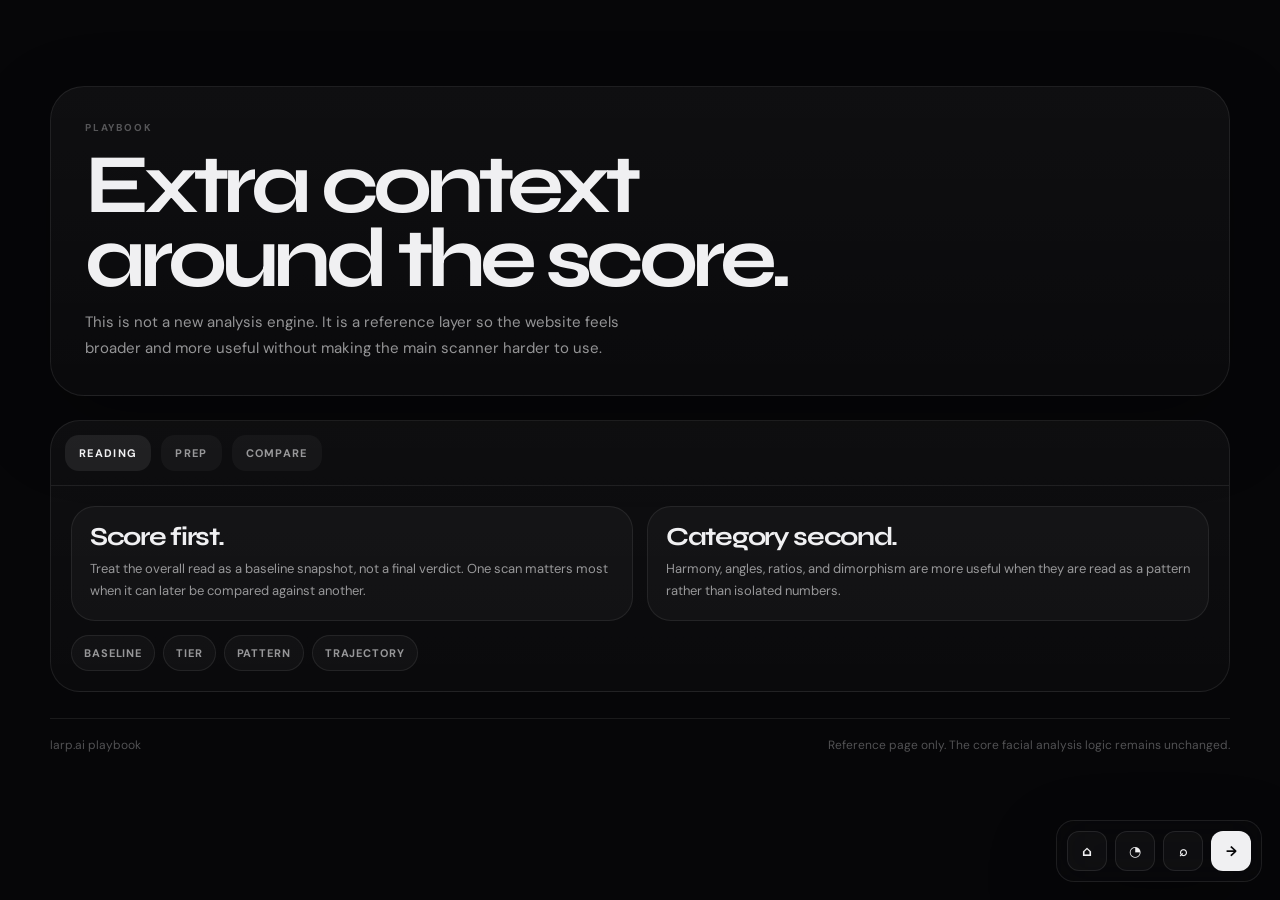
<file: playbook.html>
<!DOCTYPE html>
<html lang="en" data-theme="dark">
<head>
    <meta charset="UTF-8">
    <meta name="viewport" content="width=device-width, initial-scale=1.0">
    <title>Playbook — larp.ai</title>
    <link href="https://fonts.googleapis.com/css2?family=Syne:wght@700;800&family=DM+Sans:ital,wght@0,300;0,400;0,500;0,600;1,300&display=swap" rel="stylesheet">
    <link rel="stylesheet" href="site-shell.css">
    <style>
        *{margin:0;padding:0;box-sizing:border-box;}
        :root{--bg:#060608;--card:#0d0d10;--border:rgba(255,255,255,0.08);--text:#f0f0f2;--muted:rgba(240,240,242,0.6);--faint:rgba(240,240,242,0.32);}
        [data-theme="light"]{--bg:#f5f5f0;--card:#ecece7;--border:rgba(0,0,0,0.08);--text:#0a0a0c;--muted:rgba(10,10,12,0.58);--faint:rgba(10,10,12,0.32);}
        body{font-family:'DM Sans',system-ui,sans-serif;background:var(--bg);color:var(--text);min-height:100vh;}
        .page{width:min(1180px,calc(100% - 36px));margin:0 auto;padding:86px 0 80px;}
        .hero{border-radius:34px;border:1px solid var(--border);padding:34px;background:linear-gradient(180deg,rgba(255,255,255,0.04),rgba(255,255,255,0.02));box-shadow:0 28px 80px rgba(0,0,0,0.28);}
        .kicker{font-size:10px;font-weight:700;letter-spacing:.18em;text-transform:uppercase;color:var(--faint);margin-bottom:14px;}
        h1{font-family:'Syne',sans-serif;font-size:clamp(42px,7vw,84px);line-height:.88;letter-spacing:-.07em;max-width:760px;margin-bottom:14px;}
        .sub{max-width:560px;font-size:15px;line-height:1.72;color:var(--muted);}
        .tabs{margin-top:24px;border-radius:30px;border:1px solid var(--border);background:linear-gradient(180deg,rgba(255,255,255,0.04),rgba(255,255,255,0.02));overflow:hidden;}
        .tab-list{display:flex;gap:10px;padding:14px;border-bottom:1px solid var(--border);overflow:auto;}
        .tab-btn{border:none;border-radius:14px;padding:11px 14px;background:rgba(255,255,255,0.04);color:var(--muted);font-size:11px;font-weight:700;letter-spacing:.12em;text-transform:uppercase;font-family:inherit;cursor:pointer;}
        .tab-btn.active{background:rgba(255,255,255,0.08);color:var(--text);}
        .tab-panel{display:none;padding:20px;}
        .tab-panel.active{display:block;}
        .grid{display:grid;grid-template-columns:1fr 1fr;gap:14px;}
        .card{border-radius:24px;border:1px solid var(--border);padding:18px;background:rgba(255,255,255,0.03);}
        .card h2{font-family:'Syne',sans-serif;font-size:26px;letter-spacing:-.05em;line-height:.94;margin-bottom:8px;}
        .card p{font-size:13px;line-height:1.68;color:var(--muted);}
        .chip-row{display:flex;flex-wrap:wrap;gap:8px;margin-top:14px;}
        .chip{padding:10px 12px;border-radius:999px;border:1px solid var(--border);background:rgba(255,255,255,0.03);font-size:11px;font-weight:700;letter-spacing:.08em;text-transform:uppercase;color:var(--muted);}
        footer{margin-top:26px;padding-top:18px;border-top:1px solid var(--border);display:flex;justify-content:space-between;gap:12px;flex-wrap:wrap;color:var(--faint);font-size:12px;}
        @media(max-width:900px){.grid{grid-template-columns:1fr;}}
    </style>
</head>
<body>
    <main class="page">
        <section class="hero">
            <div class="kicker">Playbook</div>
            <h1>Extra context around the score.</h1>
            <p class="sub">This is not a new analysis engine. It is a reference layer so the website feels broader and more useful without making the main scanner harder to use.</p>
        </section>

        <section class="tabs" data-shell-tabs>
            <div class="tab-list">
                <button class="tab-btn active" data-tab="read">Reading</button>
                <button class="tab-btn" data-tab="prep">Prep</button>
                <button class="tab-btn" data-tab="compare">Compare</button>
            </div>
            <div class="tab-panel active" data-panel="read">
                <div class="grid">
                    <div class="card"><h2>Score first.</h2><p>Treat the overall read as a baseline snapshot, not a final verdict. One scan matters most when it can later be compared against another.</p></div>
                    <div class="card"><h2>Category second.</h2><p>Harmony, angles, ratios, and dimorphism are more useful when they are read as a pattern rather than isolated numbers.</p></div>
                </div>
                <div class="chip-row">
                    <span class="chip">baseline</span><span class="chip">tier</span><span class="chip">pattern</span><span class="chip">trajectory</span>
                </div>
            </div>
            <div class="tab-panel" data-panel="prep">
                <div class="grid">
                    <div class="card"><h2>Consistency wins.</h2><p>If you want to know whether changes helped, use similar lighting, distance, and expression for each scan.</p></div>
                    <div class="card"><h2>Keep it honest.</h2><p>Extreme angles, filters, and dramatic edits make the site feel better for a minute but worse for comparison later.</p></div>
                </div>
            </div>
            <div class="tab-panel" data-panel="compare">
                <div class="grid">
                    <div class="card"><h2>Use the dashboard.</h2><p>Saved scans are where the score gets context. A single result is useful; a timeline is more useful.</p></div>
                    <div class="card"><h2>Best scan is not everything.</h2><p>Peak result, average result, and most recent result all tell a different story. Read all three.</p></div>
                </div>
            </div>
        </section>

        <footer>
            <span>larp.ai playbook</span>
            <span>Reference page only. The core facial analysis logic remains unchanged.</span>
        </footer>
    </main>
    <script>
        document.querySelectorAll('[data-shell-tabs]').forEach(root => {
            const buttons = [...root.querySelectorAll('[data-tab]')];
            const panels = [...root.querySelectorAll('[data-panel]')];
            const set = id => {
                buttons.forEach(btn => btn.classList.toggle('active', btn.dataset.tab === id));
                panels.forEach(panel => panel.classList.toggle('active', panel.dataset.panel === id));
            };
            buttons.forEach(btn => btn.addEventListener('click', () => set(btn.dataset.tab)));
        });
    </script>
    <script src="site-shell.js"></script>
</body>
</html>
</file>
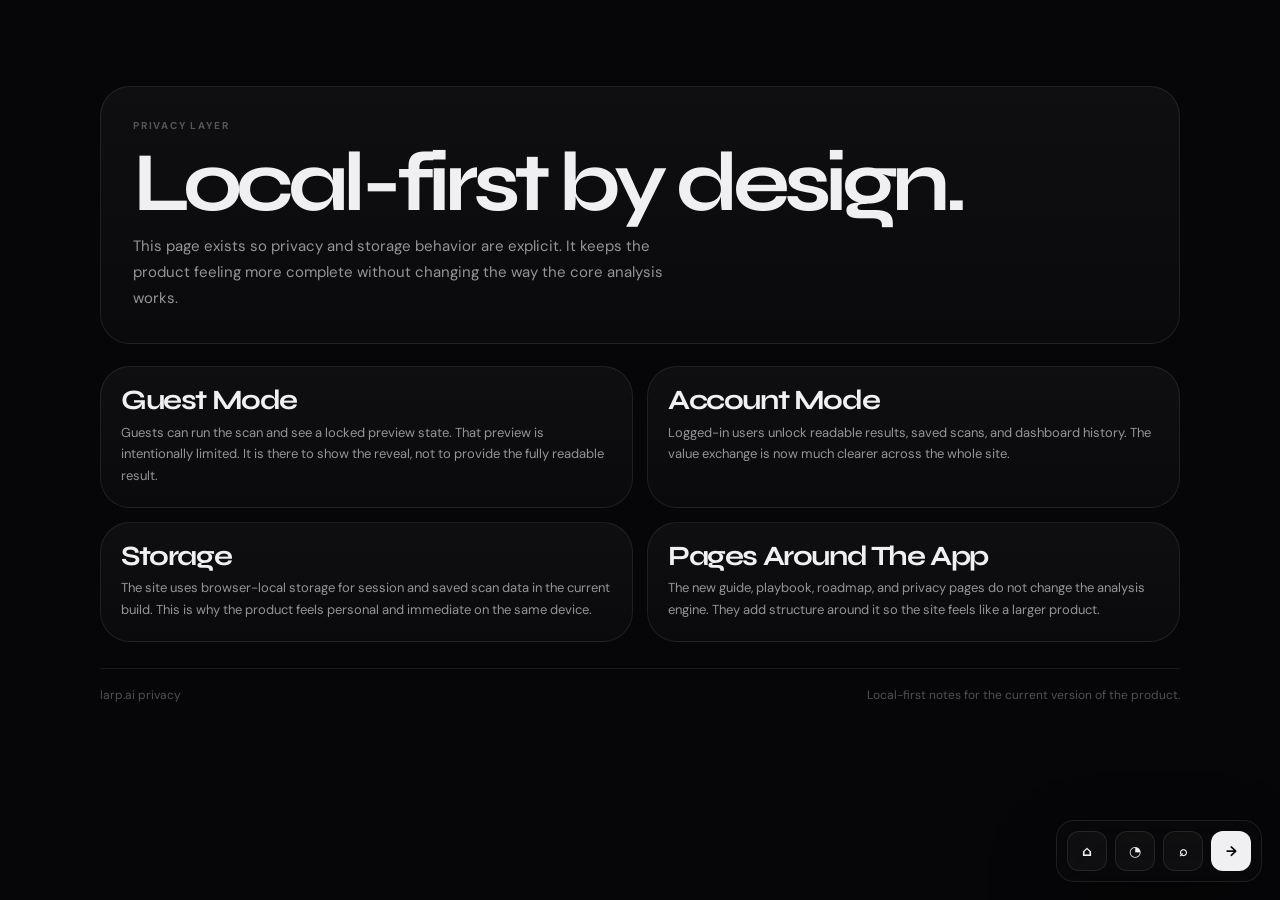
<file: privacy.html>
<!DOCTYPE html>
<html lang="en" data-theme="dark">
<head>
    <meta charset="UTF-8">
    <meta name="viewport" content="width=device-width, initial-scale=1.0">
    <title>Privacy — larp.ai</title>
    <link href="https://fonts.googleapis.com/css2?family=Syne:wght@700;800&family=DM+Sans:ital,wght@0,300;0,400;0,500;0,600;1,300&display=swap" rel="stylesheet">
    <link rel="stylesheet" href="site-shell.css">
    <style>
        *{margin:0;padding:0;box-sizing:border-box;}
        :root{--bg:#060608;--border:rgba(255,255,255,0.08);--text:#f0f0f2;--muted:rgba(240,240,242,0.6);--faint:rgba(240,240,242,0.32);}
        [data-theme="light"]{--bg:#f5f5f0;--border:rgba(0,0,0,0.08);--text:#0a0a0c;--muted:rgba(10,10,12,0.58);--faint:rgba(10,10,12,0.32);}
        body{font-family:'DM Sans',system-ui,sans-serif;background:var(--bg);color:var(--text);min-height:100vh;}
        .page{width:min(1080px,calc(100% - 36px));margin:0 auto;padding:86px 0 80px;}
        .hero,.card{border-radius:30px;border:1px solid var(--border);background:linear-gradient(180deg,rgba(255,255,255,0.04),rgba(255,255,255,0.02));}
        .hero{padding:32px;margin-bottom:22px;}
        .kicker{font-size:10px;font-weight:700;letter-spacing:.18em;text-transform:uppercase;color:var(--faint);margin-bottom:14px;}
        h1{font-family:'Syne',sans-serif;font-size:clamp(42px,7vw,84px);line-height:.88;letter-spacing:-.07em;margin-bottom:14px;}
        .sub{max-width:560px;font-size:15px;line-height:1.72;color:var(--muted);}
        .grid{display:grid;grid-template-columns:1fr 1fr;gap:14px;}
        .card{padding:20px;}
        .card h2{font-family:'Syne',sans-serif;font-size:28px;line-height:.94;letter-spacing:-.05em;margin-bottom:8px;}
        .card p{font-size:13px;line-height:1.68;color:var(--muted);}
        footer{margin-top:26px;padding-top:18px;border-top:1px solid var(--border);display:flex;justify-content:space-between;gap:12px;flex-wrap:wrap;color:var(--faint);font-size:12px;}
        @media(max-width:860px){.grid{grid-template-columns:1fr;}}
    </style>
</head>
<body>
    <main class="page">
        <section class="hero">
            <div class="kicker">Privacy Layer</div>
            <h1>Local-first by design.</h1>
            <p class="sub">This page exists so privacy and storage behavior are explicit. It keeps the product feeling more complete without changing the way the core analysis works.</p>
        </section>
        <section class="grid">
            <article class="card"><h2>Guest Mode</h2><p>Guests can run the scan and see a locked preview state. That preview is intentionally limited. It is there to show the reveal, not to provide the fully readable result.</p></article>
            <article class="card"><h2>Account Mode</h2><p>Logged-in users unlock readable results, saved scans, and dashboard history. The value exchange is now much clearer across the whole site.</p></article>
            <article class="card"><h2>Storage</h2><p>The site uses browser-local storage for session and saved scan data in the current build. This is why the product feels personal and immediate on the same device.</p></article>
            <article class="card"><h2>Pages Around The App</h2><p>The new guide, playbook, roadmap, and privacy pages do not change the analysis engine. They add structure around it so the site feels like a larger product.</p></article>
        </section>
        <footer>
            <span>larp.ai privacy</span>
            <span>Local-first notes for the current version of the product.</span>
        </footer>
    </main>
    <script src="site-shell.js"></script>
</body>
</html>
</file>
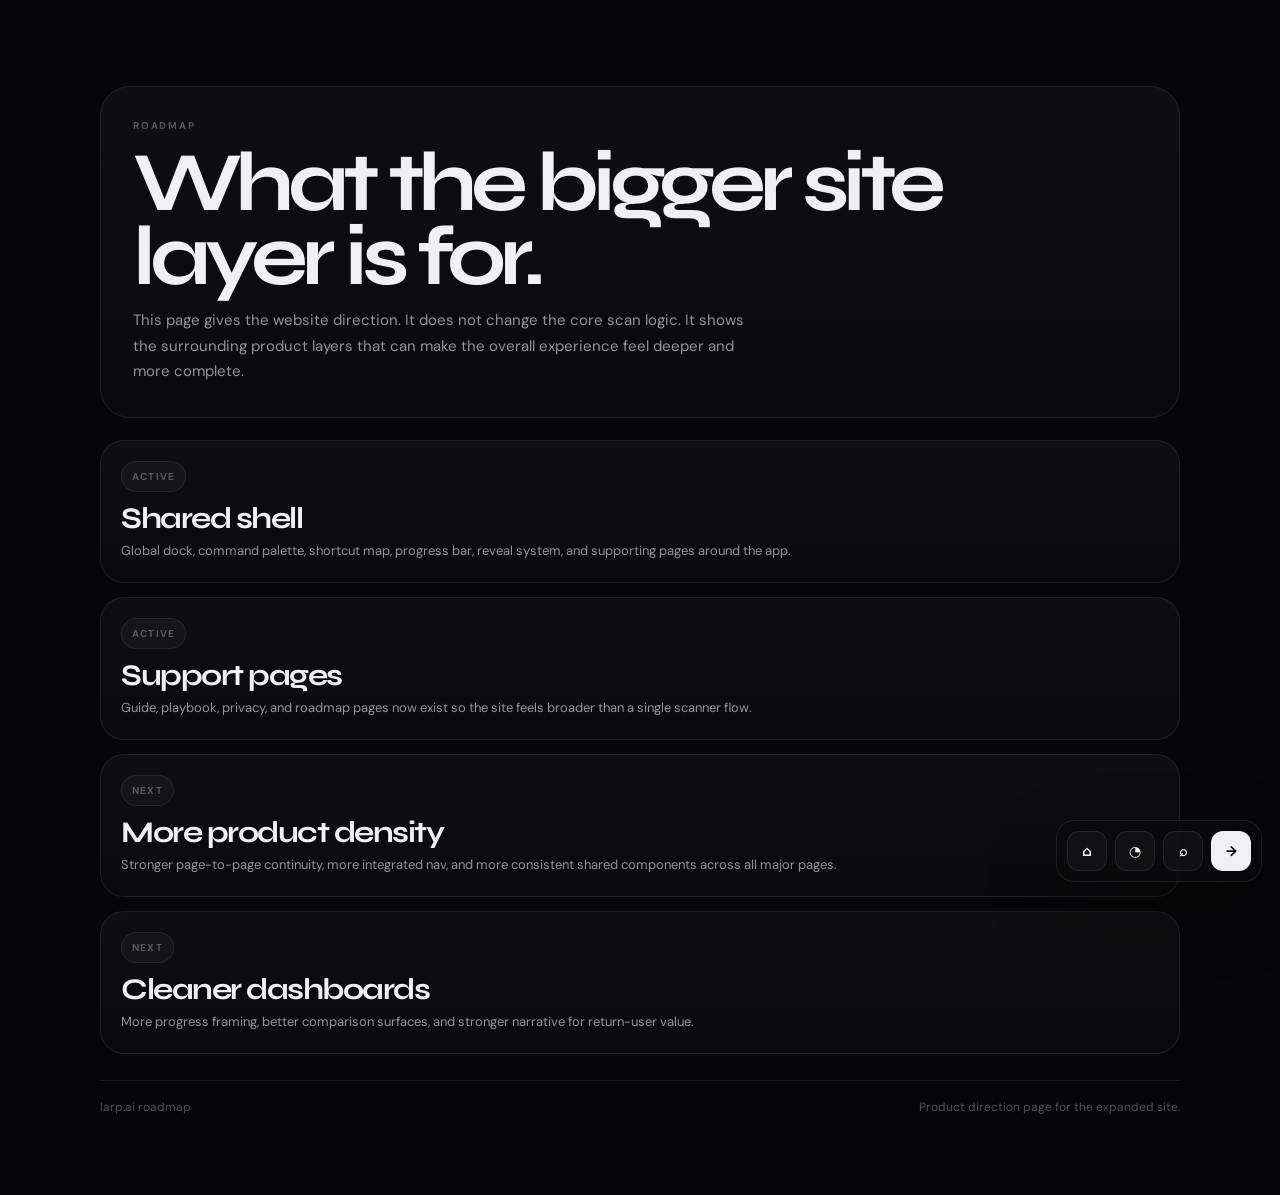
<file: roadmap.html>
<!DOCTYPE html>
<html lang="en" data-theme="dark">
<head>
    <meta charset="UTF-8">
    <meta name="viewport" content="width=device-width, initial-scale=1.0">
    <title>Roadmap — larp.ai</title>
    <link href="https://fonts.googleapis.com/css2?family=Syne:wght@700;800&family=DM+Sans:ital,wght@0,300;0,400;0,500;0,600;1,300&display=swap" rel="stylesheet">
    <link rel="stylesheet" href="site-shell.css">
    <style>
        *{margin:0;padding:0;box-sizing:border-box;}
        :root{--bg:#060608;--border:rgba(255,255,255,0.08);--text:#f0f0f2;--muted:rgba(240,240,242,0.6);--faint:rgba(240,240,242,0.32);}
        [data-theme="light"]{--bg:#f5f5f0;--border:rgba(0,0,0,0.08);--text:#0a0a0c;--muted:rgba(10,10,12,0.58);--faint:rgba(10,10,12,0.32);}
        body{font-family:'DM Sans',system-ui,sans-serif;background:var(--bg);color:var(--text);min-height:100vh;}
        .page{width:min(1080px,calc(100% - 36px));margin:0 auto;padding:86px 0 80px;}
        .hero{padding:32px;border-radius:30px;border:1px solid var(--border);background:linear-gradient(180deg,rgba(255,255,255,0.04),rgba(255,255,255,0.02));margin-bottom:22px;}
        .kicker{font-size:10px;font-weight:700;letter-spacing:.18em;text-transform:uppercase;color:var(--faint);margin-bottom:14px;}
        h1{font-family:'Syne',sans-serif;font-size:clamp(42px,7vw,84px);line-height:.88;letter-spacing:-.07em;margin-bottom:14px;}
        .sub{max-width:620px;font-size:15px;line-height:1.72;color:var(--muted);}
        .list{display:grid;gap:14px;}
        .item{padding:20px;border-radius:24px;border:1px solid var(--border);background:linear-gradient(180deg,rgba(255,255,255,0.04),rgba(255,255,255,0.02));}
        .item h2{font-family:'Syne',sans-serif;font-size:30px;line-height:.94;letter-spacing:-.05em;margin-bottom:8px;}
        .item p{font-size:13px;line-height:1.68;color:var(--muted);}
        .state{display:inline-flex;align-items:center;gap:8px;padding:8px 10px;border-radius:999px;border:1px solid var(--border);background:rgba(255,255,255,0.03);font-size:10px;font-weight:700;letter-spacing:.12em;text-transform:uppercase;color:var(--faint);margin-bottom:12px;}
        footer{margin-top:26px;padding-top:18px;border-top:1px solid var(--border);display:flex;justify-content:space-between;gap:12px;flex-wrap:wrap;color:var(--faint);font-size:12px;}
    </style>
</head>
<body>
    <main class="page">
        <section class="hero">
            <div class="kicker">Roadmap</div>
            <h1>What the bigger site layer is for.</h1>
            <p class="sub">This page gives the website direction. It does not change the core scan logic. It shows the surrounding product layers that can make the overall experience feel deeper and more complete.</p>
        </section>
        <section class="list">
            <article class="item"><div class="state">Active</div><h2>Shared shell</h2><p>Global dock, command palette, shortcut map, progress bar, reveal system, and supporting pages around the app.</p></article>
            <article class="item"><div class="state">Active</div><h2>Support pages</h2><p>Guide, playbook, privacy, and roadmap pages now exist so the site feels broader than a single scanner flow.</p></article>
            <article class="item"><div class="state">Next</div><h2>More product density</h2><p>Stronger page-to-page continuity, more integrated nav, and more consistent shared components across all major pages.</p></article>
            <article class="item"><div class="state">Next</div><h2>Cleaner dashboards</h2><p>More progress framing, better comparison surfaces, and stronger narrative for return-user value.</p></article>
        </section>
        <footer>
            <span>larp.ai roadmap</span>
            <span>Product direction page for the expanded site.</span>
        </footer>
    </main>
    <script src="site-shell.js"></script>
</body>
</html>
</file>
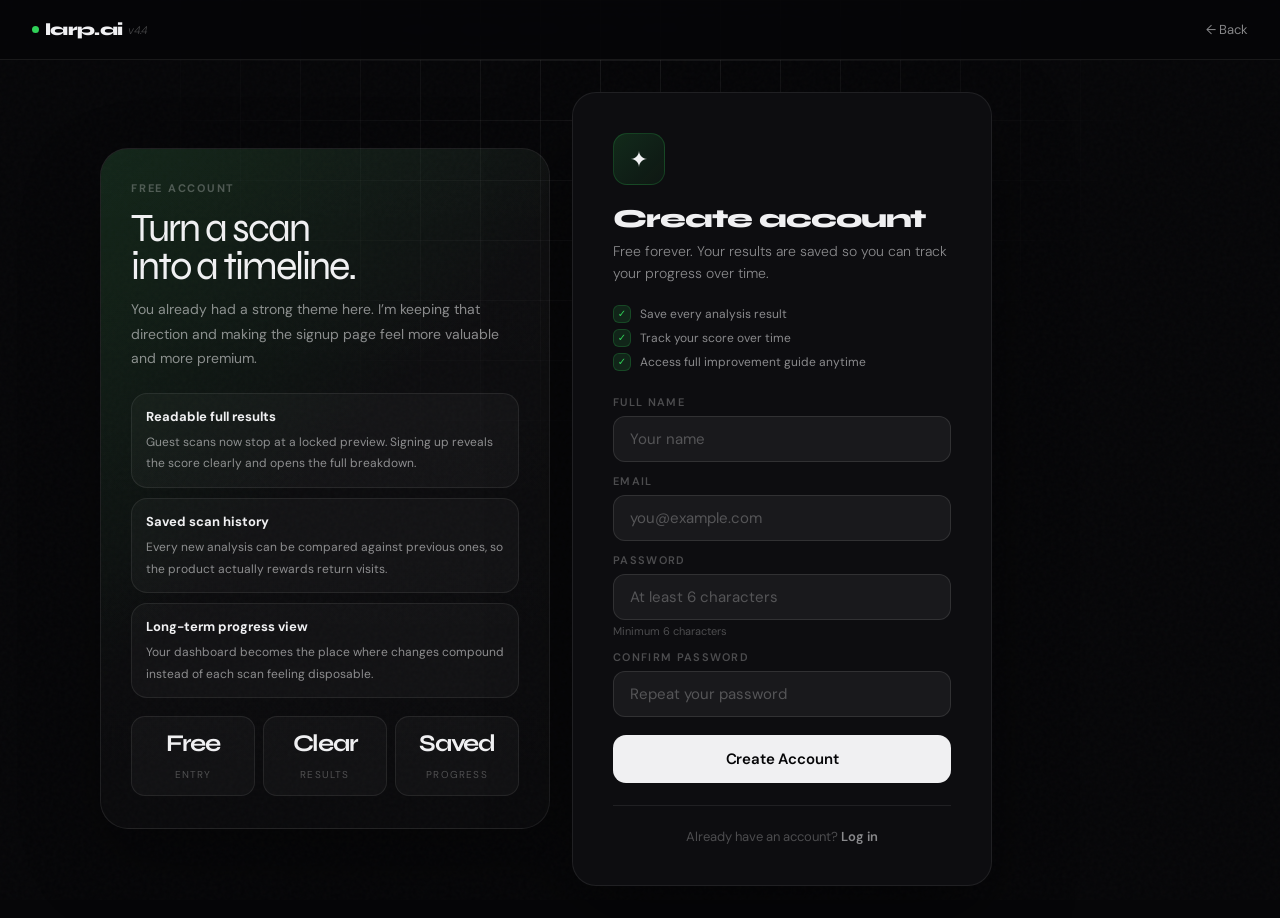
<file: signup.html>
<!DOCTYPE html>
<html lang="en" data-theme="dark">
<head>
    <meta charset="UTF-8">
    <meta name="viewport" content="width=device-width, initial-scale=1.0">
    <title>Sign Up — larp.ai</title>
    <link href="https://fonts.googleapis.com/css2?family=Syne:wght@700;800&family=DM+Sans:ital,wght@0,300;0,400;0,500;0,600;1,300&display=swap" rel="stylesheet">
    <style>
        *{margin:0;padding:0;box-sizing:border-box;}
        :root{
            --bg:#060608;--bg2:#0d0d10;
            --card:rgba(255,255,255,0.03);--card-border:rgba(255,255,255,0.08);
            --text:#f0f0f2;--text2:rgba(240,240,242,0.55);--text3:rgba(240,240,242,0.28);
            --accent:#30d158;--nav-bg:rgba(6,6,8,0.9);
            --input-bg:rgba(255,255,255,0.05);--input-border:rgba(255,255,255,0.1);
            --btn-bg:#f0f0f2;--btn-text:#060608;
        }
        [data-theme="light"]{
            --bg:#f5f5f0;--bg2:#ebebE6;
            --card:rgba(0,0,0,0.03);--card-border:rgba(0,0,0,0.09);
            --text:#0a0a0c;--text2:rgba(10,10,12,0.55);--text3:rgba(10,10,12,0.3);
            --accent:#1a8c38;--nav-bg:rgba(245,245,240,0.9);
            --input-bg:rgba(0,0,0,0.04);--input-border:rgba(0,0,0,0.12);
            --btn-bg:#0a0a0c;--btn-text:#f5f5f0;
        }
        body{font-family:'DM Sans',system-ui,sans-serif;background:var(--bg);color:var(--text);min-height:100vh;display:flex;flex-direction:column;transition:background 0.3s ease,color 0.3s ease;}
        body::before{content:'';position:fixed;inset:0;background-image:url("data:image/svg+xml,%3Csvg viewBox='0 0 256 256' xmlns='http://www.w3.org/2000/svg'%3E%3Cfilter id='n'%3E%3CfeTurbulence type='fractalNoise' baseFrequency='0.9' numOctaves='4' stitchTiles='stitch'/%3E%3C/filter%3E%3Crect width='100%25' height='100%25' filter='url(%23n)' opacity='1'/%3E%3C/svg%3E");opacity:0.025;pointer-events:none;z-index:0;}
        .bg-grid{position:fixed;inset:0;background-image:linear-gradient(var(--card-border) 1px,transparent 1px),linear-gradient(90deg,var(--card-border) 1px,transparent 1px);background-size:60px 60px;mask-image:radial-gradient(ellipse 60% 80% at 50% 0%,black 0%,transparent 70%);-webkit-mask-image:radial-gradient(ellipse 60% 80% at 50% 0%,black 0%,transparent 70%);pointer-events:none;z-index:0;}
        .topbar{position:relative;z-index:10;padding:0 clamp(16px,4vw,32px);height:60px;display:flex;align-items:center;justify-content:space-between;background:var(--nav-bg);backdrop-filter:blur(20px);border-bottom:1px solid var(--card-border);}
        .topbar-brand{font-family:'Syne',sans-serif;font-size:17px;font-weight:800;letter-spacing:-.04em;color:var(--text);text-decoration:none;display:flex;align-items:center;gap:6px;transition:transform .22s ease,color .22s ease;}
        .topbar-brand:hover{transform:translateY(-1px) scale(1.01);}
        .brand-dot{width:7px;height:7px;border-radius:50%;background:var(--accent);}
        .topbar-brand em{font-family:'DM Sans',sans-serif;font-weight:300;font-style:italic;color:var(--text3);font-size:11px;}
        .topbar-back{font-size:13px;color:var(--text2);text-decoration:none;display:flex;align-items:center;gap:6px;transition:color 0.2s ease;}
        .topbar-back:hover{color:var(--text);}
        .center{flex:1;display:flex;align-items:center;justify-content:center;padding:32px 20px;position:relative;z-index:1;}
        .auth-shell{width:100%;max-width:1080px;display:grid;grid-template-columns:minmax(300px,450px) minmax(320px,430px);gap:22px;align-items:center;}
        .side-panel{background:linear-gradient(180deg,rgba(255,255,255,0.04),rgba(255,255,255,0.02));border:1px solid var(--card-border);border-radius:28px;padding:32px 30px;position:relative;overflow:hidden;box-shadow:0 32px 80px rgba(0,0,0,0.32);}
        .side-panel::before{content:'';position:absolute;inset:0;background:linear-gradient(135deg,rgba(48,209,88,0.12),transparent 48%);pointer-events:none;}
        .side-panel>*{position:relative;z-index:1;}
        .side-kicker{font-size:11px;font-weight:700;letter-spacing:.16em;text-transform:uppercase;color:var(--text3);margin-bottom:14px;}
        .side-title{font-family:'Syne',sans-serif;font-size:40px;line-height:.95;letter-spacing:-.05em;margin-bottom:12px;}
        .side-copy{font-size:14px;color:var(--text2);line-height:1.75;margin-bottom:22px;}
        .side-grid{display:grid;gap:10px;}
        .side-item{padding:14px;border-radius:16px;background:rgba(255,255,255,0.03);border:1px solid var(--card-border);transition:transform .22s ease,border-color .22s ease,background .22s ease,box-shadow .22s ease;}
        .side-item:hover{transform:translateY(-3px);border-color:rgba(48,209,88,0.18);background:rgba(255,255,255,0.045);box-shadow:0 14px 34px rgba(0,0,0,0.18);}
        .side-item strong{display:block;font-size:13px;margin-bottom:5px;}
        .side-item span{font-size:12px;color:var(--text2);line-height:1.55;}
        .side-proof{display:grid;grid-template-columns:repeat(3,minmax(0,1fr));gap:8px;margin-top:18px;}
        .proof-pill{padding:12px 10px;border-radius:14px;background:rgba(255,255,255,0.03);border:1px solid var(--card-border);text-align:center;transition:transform .22s ease,border-color .22s ease,background .22s ease;}
        .proof-pill:hover{transform:translateY(-3px);border-color:rgba(90,200,250,0.16);background:rgba(255,255,255,0.05);}
        .proof-pill strong{display:block;font-family:'Syne',sans-serif;font-size:24px;letter-spacing:-.05em;margin-bottom:4px;}
        .proof-pill span{font-size:10px;color:var(--text3);text-transform:uppercase;letter-spacing:.12em;}
        .card-glow{position:absolute;width:400px;height:400px;background:radial-gradient(circle,rgba(48,209,88,0.06) 0%,transparent 70%);border-radius:50%;pointer-events:none;top:50%;left:50%;transform:translate(-50%,-60%);}
        [data-theme="light"] .card-glow{background:radial-gradient(circle,rgba(26,140,56,0.04) 0%,transparent 70%);}
        @keyframes fadeUp{from{opacity:0;transform:translateY(18px)}to{opacity:1;transform:translateY(0)}}
        .card{background:var(--bg2);border:1px solid var(--card-border);border-radius:24px;padding:40px;width:100%;max-width:420px;box-shadow:0 32px 80px rgba(0,0,0,0.4);animation:fadeUp 0.45s cubic-bezier(0.4,0,0.2,1);position:relative;transition:transform .25s ease,border-color .25s ease,box-shadow .25s ease;}
        .card:hover{transform:translateY(-3px);border-color:rgba(48,209,88,0.16);box-shadow:0 40px 90px rgba(0,0,0,0.46);}
        [data-theme="light"] .card{box-shadow:0 32px 80px rgba(0,0,0,0.08);}
        .card-icon-wrap{width:52px;height:52px;border-radius:14px;background:linear-gradient(135deg,rgba(48,209,88,0.15),rgba(48,209,88,0.05));border:1px solid rgba(48,209,88,0.2);display:flex;align-items:center;justify-content:center;font-size:22px;margin-bottom:18px;}
        [data-theme="light"] .card-icon-wrap{background:linear-gradient(135deg,rgba(26,140,56,0.12),rgba(26,140,56,0.04));border-color:rgba(26,140,56,0.18);}
        .card-title{font-family:'Syne',sans-serif;font-size:26px;font-weight:800;letter-spacing:-.04em;margin-bottom:6px;}
        .card-sub{font-size:14px;color:var(--text2);line-height:1.6;font-weight:300;margin-bottom:20px;}
        .benefits{display:flex;flex-direction:column;gap:6px;margin-bottom:24px;}
        .benefit{display:flex;align-items:center;gap:9px;font-size:12px;color:var(--text2);font-weight:400;transition:transform .2s ease,color .2s ease;}
        .benefit:hover{transform:translateX(3px);color:var(--text);}
        .benefit-dot{width:18px;height:18px;border-radius:6px;background:rgba(48,209,88,0.12);border:1px solid rgba(48,209,88,0.2);display:flex;align-items:center;justify-content:center;flex-shrink:0;font-size:10px;color:var(--accent);font-weight:700;}
        [data-theme="light"] .benefit-dot{background:rgba(26,140,56,0.1);border-color:rgba(26,140,56,0.2);}
        .field{margin-bottom:12px;}
        .field label{display:block;font-size:11px;font-weight:600;letter-spacing:.12em;text-transform:uppercase;color:var(--text3);margin-bottom:7px;}
        .field input{width:100%;padding:12px 16px;border-radius:12px;background:var(--input-bg);border:1px solid var(--input-border);color:var(--text);font-size:15px;font-family:inherit;transition:all 0.2s ease;outline:none;}
        .field input:hover{border-color:rgba(255,255,255,0.18);background:rgba(255,255,255,0.06);}
        .field input:focus{border-color:var(--accent);background:rgba(48,209,88,0.04);box-shadow:0 0 0 3px rgba(48,209,88,0.1);}
        [data-theme="light"] .field input:focus{background:rgba(26,140,56,0.04);box-shadow:0 0 0 3px rgba(26,140,56,0.1);}
        .field input::placeholder{color:var(--text3);}
        .field-hint{font-size:11px;color:var(--text3);margin-top:4px;}
        .error-box{background:rgba(255,69,58,0.08);border:1px solid rgba(255,69,58,0.25);border-radius:10px;padding:11px 14px;font-size:13px;color:#ff453a;margin-bottom:14px;display:none;}
        .submit-btn{width:100%;padding:14px;border-radius:13px;border:none;background:var(--btn-bg);color:var(--btn-text);font-size:15px;font-weight:600;cursor:pointer;font-family:inherit;margin-top:6px;transition:all 0.2s ease;letter-spacing:-.01em;position:relative;overflow:hidden;}
        .submit-btn::after{content:'';position:absolute;inset:0;background:linear-gradient(135deg,transparent 40%,rgba(255,255,255,0.08) 100%);opacity:0;transition:opacity 0.2s;}
        .submit-btn::before{content:'';position:absolute;top:-120%;left:-30%;width:44%;height:320%;background:linear-gradient(90deg,transparent,rgba(255,255,255,0.22),transparent);transform:rotate(18deg);opacity:0;transition:transform .55s ease,opacity .25s ease;}
        .submit-btn:hover::before{opacity:1;transform:translateX(260%) rotate(18deg);}
        .submit-btn:hover::after{opacity:1;}
        .submit-btn:hover{transform:translateY(-1px);box-shadow:0 8px 24px rgba(0,0,0,0.2);}
        [data-theme="light"] .submit-btn:hover{box-shadow:0 8px 24px rgba(0,0,0,0.1);}
        .submit-btn:disabled{opacity:.4;cursor:not-allowed;transform:none;}
        .divider{height:1px;background:var(--card-border);margin:22px 0;}
        .switch{text-align:center;font-size:13px;color:var(--text3);}
        .switch a{color:var(--text2);text-decoration:none;font-weight:600;transition:color 0.15s;}
        .switch a:hover{color:var(--text);}
        @media(max-width:920px){.auth-shell{grid-template-columns:1fr;max-width:460px;}.side-panel{order:2;padding:24px 22px;}.side-title{font-size:32px;}}
        @media(max-width:480px){.card{padding:28px 20px;}.topbar{padding:0 16px;}}
        body.page-preload{opacity:0;transform:translateY(10px);}
        body.page-live{opacity:1;transform:none;transition:opacity .42s cubic-bezier(.22,1,.36,1),transform .42s cubic-bezier(.22,1,.36,1);}
        body.page-exit{opacity:0;transform:translateY(-10px);}
        .page-transition{position:fixed;inset:0;z-index:9999;pointer-events:none;background:linear-gradient(180deg,rgba(255,255,255,0.05),transparent 18%),radial-gradient(circle at 25% 20%, rgba(48,209,88,0.14), transparent 30%),linear-gradient(180deg,#060608,#060608);opacity:0;transform:translateY(100%);transition:transform .5s cubic-bezier(.22,1,.36,1),opacity .2s ease;overflow:hidden;}
        .page-transition::before,.page-transition::after{content:"";position:absolute;inset:0;pointer-events:none;}
        .page-transition::before{background:repeating-linear-gradient(90deg,transparent 0 72px,rgba(255,255,255,0.05) 72px 73px);opacity:.28;transform:translateY(12px);}
        .page-transition::after{background:linear-gradient(180deg,transparent,rgba(255,255,255,0.05),transparent);opacity:.35;transform:translateY(-100%);transition:transform .6s cubic-bezier(.22,1,.36,1);}
        .page-transition.active{opacity:1;transform:translateY(0);}
        .page-transition.active::after{transform:translateY(100%);}
        @media(max-width:720px){body.page-live{transition-duration:.3s;}.page-transition{transition:transform .38s cubic-bezier(.22,1,.36,1),opacity .2s ease;}}
    </style>
</head>
<body class="page-preload">
<div class="page-transition" id="pageTransition"></div>
<div class="bg-grid"></div>
<div class="topbar">
    <a href="home.html" class="topbar-brand"><span class="brand-dot"></span>larp.ai <em>v4.4</em></a>
    <a href="home.html" class="topbar-back">← Back</a>
</div>
<div class="center">
    <div class="auth-shell">
        <div class="side-panel">
            <div class="side-kicker">Free Account</div>
            <div class="side-title">Turn a scan<br>into a timeline.</div>
            <div class="side-copy">You already had a strong theme here. I’m keeping that direction and making the signup page feel more valuable and more premium.</div>
            <div class="side-grid">
                <div class="side-item"><strong>Readable full results</strong><span>Guest scans now stop at a locked preview. Signing up reveals the score clearly and opens the full breakdown.</span></div>
                <div class="side-item"><strong>Saved scan history</strong><span>Every new analysis can be compared against previous ones, so the product actually rewards return visits.</span></div>
                <div class="side-item"><strong>Long-term progress view</strong><span>Your dashboard becomes the place where changes compound instead of each scan feeling disposable.</span></div>
            </div>
            <div class="side-proof">
                <div class="proof-pill"><strong>Free</strong><span>entry</span></div>
                <div class="proof-pill"><strong>Clear</strong><span>results</span></div>
                <div class="proof-pill"><strong>Saved</strong><span>progress</span></div>
            </div>
        </div>
        <div style="position:relative;">
            <div class="card-glow"></div>
            <div class="card">
                <div class="card-icon-wrap">✦</div>
                <div class="card-title">Create account</div>
                <div class="card-sub">Free forever. Your results are saved so you can track your progress over time.</div>
                <div class="benefits">
                    <div class="benefit"><div class="benefit-dot">✓</div>Save every analysis result</div>
                    <div class="benefit"><div class="benefit-dot">✓</div>Track your score over time</div>
                    <div class="benefit"><div class="benefit-dot">✓</div>Access full improvement guide anytime</div>
                </div>
                <div class="error-box" id="errorBox"></div>
                <div class="field"><label>Full Name</label><input type="text" id="name" placeholder="Your name" autocomplete="name"></div>
                <div class="field"><label>Email</label><input type="email" id="email" placeholder="you@example.com" autocomplete="email"></div>
                <div class="field"><label>Password</label><input type="password" id="password" placeholder="At least 6 characters" autocomplete="new-password"><div class="field-hint">Minimum 6 characters</div></div>
                <div class="field"><label>Confirm Password</label><input type="password" id="confirm" placeholder="Repeat your password" autocomplete="new-password"></div>
                <button class="submit-btn" id="signupBtn">Create Account</button>
                <div class="divider"></div>
                <div class="switch">Already have an account? <a href="login.html">Log in</a></div>
            </div>
        </div>
    </div>
</div>
<script src="auth.js"></script>
<script>
(() => {
    const ROUTES = new Set(['index.html','home.html','login.html','signup.html','app.html','dashboard.html']);
    const getFile = (url) => new URL(url, window.location.href).pathname.split('/').pop() || 'index.html';
    window.larpNavigate = (url) => {
        const file = getFile(url);
        if (!ROUTES.has(file)) { window.location.href = url; return; }
        document.getElementById('pageTransition')?.classList.add('active');
        document.body.classList.add('page-exit');
        setTimeout(() => { window.location.href = new URL(url, window.location.href).href; }, window.matchMedia('(max-width: 720px)').matches ? 320 : 420);
    };
    document.addEventListener('DOMContentLoaded', () => {
        requestAnimationFrame(() => {
            document.body.classList.remove('page-preload');
            document.body.classList.add('page-live');
        });
    });
    document.addEventListener('click', e => {
        const a = e.target.closest('a[href]');
        if (!a || e.defaultPrevented || e.metaKey || e.ctrlKey || e.shiftKey || e.altKey) return;
        if (a.target && a.target !== '_self') return;
        const href = a.getAttribute('href');
        if (!href || href.startsWith('#') || href.startsWith('javascript:')) return;
        const file = getFile(href);
        if (!ROUTES.has(file)) return;
        e.preventDefault();
        window.larpNavigate(href);
    });
})();

document.addEventListener('DOMContentLoaded', () => {
    const nav = url => window.larpNavigate ? window.larpNavigate(url) : (window.location.href = url);
    const t = localStorage.getItem('larp_theme') || 'dark';
    document.documentElement.setAttribute('data-theme', t);

    const auth = window.LarpAuth;
    if (auth.isLoggedIn()) { nav('home.html'); return; }
    const nameEl=document.getElementById('name'),emailEl=document.getElementById('email'),
          passEl=document.getElementById('password'),confirmEl=document.getElementById('confirm'),
          btn=document.getElementById('signupBtn'),errBox=document.getElementById('errorBox');
    const showErr=msg=>{errBox.textContent=msg;errBox.style.display='block';};
    const hideErr=()=>{errBox.style.display='none';};
    const doSignup=()=>{
        hideErr();
        const name=nameEl.value.trim(),email=emailEl.value.trim(),pass=passEl.value,conf=confirmEl.value;
        if(!name){showErr('Please enter your name.');nameEl.focus();return;}
        if(!email){showErr('Please enter your email.');emailEl.focus();return;}
        if(!pass){showErr('Please enter a password.');passEl.focus();return;}
        if(pass!==conf){showErr('Passwords do not match.');confirmEl.focus();return;}
        btn.disabled=true;btn.textContent='Creating account...';
        setTimeout(()=>{
            const res=auth.signup(name,email,pass);
            if(res.ok){sessionStorage.setItem('larp_signup_success','1');nav('login.html');}
            else{showErr(res.error);btn.disabled=false;btn.textContent='Create Account';}
        },300);
    };
    btn.addEventListener('click',doSignup);
    confirmEl.addEventListener('keydown',e=>{if(e.key==='Enter')doSignup();});
    passEl.addEventListener('keydown',e=>{if(e.key==='Enter')confirmEl.focus();});
    emailEl.addEventListener('keydown',e=>{if(e.key==='Enter')passEl.focus();});
    nameEl.addEventListener('keydown',e=>{if(e.key==='Enter')emailEl.focus();});
});
</script>
</body>
</html>
</file>
<file: site-shell.css>
/* Shared site expansion layer */
:root{
    --shell-bg:rgba(255,255,255,0.04);
    --shell-bg-strong:rgba(255,255,255,0.06);
    --shell-border:rgba(255,255,255,0.09);
    --shell-shadow:0 26px 70px rgba(0,0,0,0.28);
    --shell-green:var(--accent, #30d158);
    --shell-cyan:#5ac8fa;
    --shell-gold:#ffd60a;
    --shell-red:#ff453a;
    --shell-orange:#ff9f0a;
    --shell-text:var(--text, #f0f0f2);
    --shell-muted:rgba(240,240,242,0.62);
    --shell-faint:rgba(240,240,242,0.34);
}

[data-theme="light"]{
    --shell-bg:rgba(0,0,0,0.03);
    --shell-bg-strong:rgba(0,0,0,0.05);
    --shell-border:rgba(0,0,0,0.10);
    --shell-shadow:0 24px 56px rgba(0,0,0,0.10);
    --shell-text:var(--text, #0a0a0c);
    --shell-muted:rgba(10,10,12,0.60);
    --shell-faint:rgba(10,10,12,0.34);
}

html.shell-ready body{
    position:relative;
}

.shell-progress{
    position:fixed;
    top:0;
    left:0;
    width:0;
    height:2px;
    background:linear-gradient(90deg,var(--shell-green),var(--shell-cyan));
    z-index:9998;
    box-shadow:0 0 18px rgba(48,209,88,0.28);
}

.shell-cursor{
    position:fixed;
    inset:auto;
    width:260px;
    height:260px;
    border-radius:50%;
    pointer-events:none;
    z-index:2;
    opacity:0;
    transform:translate(-50%,-50%);
    background:radial-gradient(circle, rgba(48,209,88,0.10) 0%, rgba(48,209,88,0.05) 24%, transparent 72%);
    filter:blur(24px);
    transition:opacity .2s ease;
}

.shell-dock{
    position:fixed;
    right:18px;
    bottom:18px;
    z-index:160;
    display:flex;
    align-items:center;
    gap:8px;
    padding:10px;
    border-radius:18px;
    border:1px solid var(--shell-border);
    background:rgba(10,10,12,0.62);
    backdrop-filter:blur(22px) saturate(180%);
    box-shadow:var(--shell-shadow);
}

[data-theme="light"] .shell-dock{
    background:rgba(245,245,240,0.84);
}

.shell-dock-link,
.shell-dock-btn{
    display:inline-flex;
    align-items:center;
    justify-content:center;
    gap:6px;
    min-width:40px;
    width:40px;
    height:40px;
    padding:0;
    border-radius:12px;
    border:1px solid var(--shell-border);
    background:rgba(255,255,255,0.03);
    color:var(--shell-text);
    text-decoration:none;
    font-size:14px;
    font-weight:700;
    transition:transform .18s ease,border-color .18s ease,background .18s ease,box-shadow .18s ease;
    cursor:pointer;
    font-family:inherit;
}

.shell-dock-link:hover,
.shell-dock-btn:hover{
    transform:translateY(-3px);
    border-color:rgba(48,209,88,0.24);
    background:var(--shell-bg-strong);
    box-shadow:0 14px 34px rgba(0,0,0,0.22);
}

.shell-dock-link.is-primary,
.shell-dock-btn.is-primary{
    background:var(--shell-text);
    color:#060608;
    border-color:transparent;
}

.shell-dock-tip{
    position:absolute;
    right:12px;
    bottom:58px;
    padding:8px 10px;
    border-radius:12px;
    border:1px solid var(--shell-border);
    background:rgba(10,10,12,0.78);
    color:var(--shell-muted);
    font-size:10px;
    font-weight:700;
    letter-spacing:.12em;
    text-transform:uppercase;
    opacity:0;
    transform:translateY(6px);
    transition:opacity .18s ease,transform .18s ease;
    pointer-events:none;
}

.shell-dock:hover .shell-dock-tip{
    opacity:1;
    transform:translateY(0);
}

[data-theme="light"] .shell-dock-link.is-primary,
[data-theme="light"] .shell-dock-btn.is-primary{
    background:#0a0a0c;
    color:#f5f5f0;
}

.shell-command{
    position:fixed;
    inset:0;
    z-index:5000;
    display:none;
    align-items:flex-start;
    justify-content:center;
    padding:10vh 20px 20px;
    background:rgba(0,0,0,0.56);
    backdrop-filter:blur(14px);
}

.shell-command.is-open{
    display:flex;
}

.shell-command-panel{
    width:min(760px,100%);
    border-radius:28px;
    border:1px solid var(--shell-border);
    background:linear-gradient(180deg,rgba(16,16,20,0.96),rgba(10,10,14,0.92));
    box-shadow:0 40px 100px rgba(0,0,0,0.35);
    overflow:hidden;
}

[data-theme="light"] .shell-command-panel{
    background:linear-gradient(180deg,rgba(247,247,242,0.97),rgba(236,236,231,0.96));
}

.shell-command-top{
    padding:18px 18px 14px;
    border-bottom:1px solid var(--shell-border);
}

.shell-command-top label{
    display:block;
    margin-bottom:10px;
    color:var(--shell-faint);
    font-size:10px;
    font-weight:700;
    letter-spacing:.16em;
    text-transform:uppercase;
}

.shell-command-input{
    width:100%;
    border:none;
    background:transparent;
    color:var(--shell-text);
    font-size:18px;
    font-family:inherit;
    outline:none;
}

.shell-command-list{
    padding:10px;
    display:grid;
    gap:8px;
    max-height:56vh;
    overflow:auto;
}

.shell-command-item{
    display:flex;
    align-items:center;
    justify-content:space-between;
    gap:14px;
    padding:14px;
    border-radius:18px;
    border:1px solid transparent;
    background:transparent;
    color:var(--shell-text);
    transition:background .18s ease,border-color .18s ease,transform .18s ease;
    cursor:pointer;
}

.shell-command-item:hover,
.shell-command-item.is-active{
    background:var(--shell-bg);
    border-color:var(--shell-border);
    transform:translateY(-1px);
}

.shell-command-item-main{
    display:grid;
    gap:4px;
}

.shell-command-item-main strong{
    font-size:14px;
}

.shell-command-item-main span{
    font-size:12px;
    color:var(--shell-muted);
}

.shell-command-key{
    display:inline-flex;
    align-items:center;
    justify-content:center;
    min-width:36px;
    height:26px;
    padding:0 8px;
    border-radius:9px;
    border:1px solid var(--shell-border);
    background:var(--shell-bg);
    color:var(--shell-faint);
    font-size:10px;
    font-weight:700;
    letter-spacing:.12em;
    text-transform:uppercase;
}

.shell-insight{
    width:min(1180px,calc(100% - 36px));
    margin:24px auto 0;
    display:grid;
    grid-template-columns:1.25fr .75fr;
    gap:14px;
}

.shell-page-nav.is-compact{
    grid-template-columns:repeat(4,minmax(0,1fr));
}

.shell-page-nav.is-compact .shell-page-link{
    padding:14px 16px;
    gap:4px;
}

.shell-page-nav.is-compact .shell-page-link strong{
    font-size:12px;
}

.shell-page-nav.is-compact .shell-page-link span{
    font-size:10px;
    line-height:1.45;
}

.shell-insight-card{
    border-radius:28px;
    border:1px solid var(--shell-border);
    background:linear-gradient(180deg,var(--shell-bg),rgba(255,255,255,0.02));
    padding:22px;
    box-shadow:var(--shell-shadow);
    overflow:hidden;
    position:relative;
}

[data-theme="light"] .shell-insight-card{
    background:linear-gradient(180deg,var(--shell-bg),rgba(0,0,0,0.01));
}

.shell-insight-card::before{
    content:'';
    position:absolute;
    inset:0;
    pointer-events:none;
    background:linear-gradient(135deg,rgba(48,209,88,0.10),transparent 44%,rgba(90,200,250,0.05));
}

.shell-insight-card > *{
    position:relative;
    z-index:1;
}

.shell-insight-kicker{
    margin-bottom:10px;
    font-size:10px;
    font-weight:700;
    color:var(--shell-faint);
    letter-spacing:.18em;
    text-transform:uppercase;
}

.shell-insight-title{
    font-family:'Syne',sans-serif;
    font-size:clamp(28px,4vw,44px);
    line-height:.94;
    letter-spacing:-.06em;
    margin-bottom:10px;
}

.shell-insight-copy{
    max-width:620px;
    font-size:14px;
    line-height:1.72;
    color:var(--shell-muted);
}

.shell-insight-grid{
    margin-top:18px;
    display:grid;
    grid-template-columns:repeat(3,minmax(0,1fr));
    gap:10px;
}

.shell-micro{
    padding:14px;
    border-radius:18px;
    border:1px solid var(--shell-border);
    background:rgba(255,255,255,0.03);
    transition:transform .18s ease,border-color .18s ease,background .18s ease;
}

[data-theme="light"] .shell-micro{
    background:rgba(0,0,0,0.02);
}

.shell-micro:hover{
    transform:translateY(-3px);
    border-color:rgba(48,209,88,0.20);
    background:var(--shell-bg-strong);
}

.shell-micro-label{
    display:block;
    margin-bottom:6px;
    font-size:10px;
    font-weight:700;
    letter-spacing:.14em;
    text-transform:uppercase;
    color:var(--shell-faint);
}

.shell-micro-value{
    display:block;
    font-family:'Syne',sans-serif;
    font-size:26px;
    line-height:.95;
    letter-spacing:-.05em;
}

.shell-micro-copy{
    display:block;
    margin-top:6px;
    font-size:12px;
    line-height:1.55;
    color:var(--shell-muted);
}

.shell-side-list{
    display:grid;
    gap:10px;
}

.shell-side-item{
    padding:14px;
    border-radius:18px;
    border:1px solid var(--shell-border);
    background:rgba(255,255,255,0.03);
    transition:transform .18s ease,border-color .18s ease,background .18s ease;
}

[data-theme="light"] .shell-side-item{
    background:rgba(0,0,0,0.02);
}

.shell-side-item:hover{
    transform:translateY(-3px);
    border-color:rgba(90,200,250,0.20);
    background:var(--shell-bg-strong);
}

.shell-side-item strong{
    display:block;
    margin-bottom:6px;
    font-size:13px;
}

.shell-side-item span{
    display:block;
    font-size:12px;
    line-height:1.6;
    color:var(--shell-muted);
}

.shell-grid{
    width:min(1180px,calc(100% - 36px));
    margin:24px auto 0;
    display:grid;
    grid-template-columns:repeat(4,minmax(0,1fr));
    gap:14px;
}

.shell-tile{
    padding:18px;
    border-radius:24px;
    border:1px solid var(--shell-border);
    background:linear-gradient(180deg,var(--shell-bg),rgba(255,255,255,0.02));
    box-shadow:var(--shell-shadow);
    position:relative;
    overflow:hidden;
    transition:transform .22s ease,border-color .22s ease,box-shadow .22s ease,background .22s ease;
}

[data-theme="light"] .shell-tile{
    background:linear-gradient(180deg,var(--shell-bg),rgba(0,0,0,0.01));
}

.shell-tile:hover{
    transform:translateY(-4px);
    border-color:rgba(48,209,88,0.20);
    box-shadow:0 28px 70px rgba(0,0,0,0.22);
}

.shell-tile::before{
    content:'';
    position:absolute;
    inset:0;
    background:linear-gradient(135deg,rgba(48,209,88,0.08),transparent 60%,rgba(90,200,250,0.05));
    opacity:.8;
    pointer-events:none;
}

.shell-tile > *{
    position:relative;
    z-index:1;
}

.shell-tile-kicker{
    margin-bottom:10px;
    font-size:10px;
    font-weight:700;
    color:var(--shell-faint);
    letter-spacing:.16em;
    text-transform:uppercase;
}

.shell-tile-title{
    font-family:'Syne',sans-serif;
    font-size:24px;
    line-height:.96;
    letter-spacing:-.05em;
    margin-bottom:8px;
}

.shell-tile-copy{
    font-size:12px;
    line-height:1.65;
    color:var(--shell-muted);
}

.shell-tabs{
    width:min(1180px,calc(100% - 36px));
    margin:24px auto 0;
    border-radius:30px;
    border:1px solid var(--shell-border);
    background:linear-gradient(180deg,var(--shell-bg),rgba(255,255,255,0.02));
    box-shadow:var(--shell-shadow);
    overflow:hidden;
}

[data-theme="light"] .shell-tabs{
    background:linear-gradient(180deg,var(--shell-bg),rgba(0,0,0,0.01));
}

.shell-tab-list{
    display:flex;
    gap:10px;
    padding:14px;
    border-bottom:1px solid var(--shell-border);
    overflow:auto;
}

.shell-tab-btn{
    border:none;
    border-radius:14px;
    padding:11px 14px;
    background:var(--shell-bg);
    color:var(--shell-muted);
    font-size:11px;
    font-weight:700;
    text-transform:uppercase;
    letter-spacing:.12em;
    cursor:pointer;
    transition:transform .18s ease,color .18s ease,background .18s ease,border-color .18s ease;
    border:1px solid transparent;
    font-family:inherit;
}

.shell-tab-btn:hover,
.shell-tab-btn.is-active{
    transform:translateY(-2px);
    color:var(--shell-text);
    background:var(--shell-bg-strong);
    border-color:var(--shell-border);
}

.shell-tab-panel{
    display:none;
    padding:20px;
}

.shell-tab-panel.is-active{
    display:block;
}

.shell-panel-grid{
    display:grid;
    grid-template-columns:1fr 1fr;
    gap:14px;
}

.shell-rail{
    padding:16px;
    border-radius:18px;
    border:1px solid var(--shell-border);
    background:rgba(255,255,255,0.03);
}

[data-theme="light"] .shell-rail{
    background:rgba(0,0,0,0.02);
}

.shell-rail strong{
    display:block;
    margin-bottom:6px;
    font-size:13px;
}

.shell-rail p{
    font-size:12px;
    line-height:1.62;
    color:var(--shell-muted);
}

.shell-rail-list{
    margin-top:12px;
    display:grid;
    gap:10px;
}

.shell-badge-row{
    display:flex;
    flex-wrap:wrap;
    gap:8px;
    margin-top:14px;
}

.shell-badge{
    display:inline-flex;
    align-items:center;
    gap:8px;
    padding:9px 12px;
    border-radius:999px;
    border:1px solid var(--shell-border);
    background:rgba(255,255,255,0.03);
    color:var(--shell-muted);
    font-size:11px;
    font-weight:700;
    letter-spacing:.08em;
    text-transform:uppercase;
}

[data-theme="light"] .shell-badge{
    background:rgba(0,0,0,0.02);
}

.shell-badge-dot{
    width:8px;
    height:8px;
    border-radius:50%;
    background:var(--shell-green);
}

.shell-checklist{
    width:min(1180px,calc(100% - 36px));
    margin:24px auto 0;
    display:grid;
    grid-template-columns:repeat(2,minmax(0,1fr));
    gap:14px;
}

.shell-check{
    display:flex;
    gap:14px;
    padding:18px;
    border-radius:24px;
    border:1px solid var(--shell-border);
    background:linear-gradient(180deg,var(--shell-bg),rgba(255,255,255,0.02));
    box-shadow:var(--shell-shadow);
    transition:transform .22s ease,border-color .22s ease;
}

[data-theme="light"] .shell-check{
    background:linear-gradient(180deg,var(--shell-bg),rgba(0,0,0,0.01));
}

.shell-check:hover{
    transform:translateY(-4px);
    border-color:rgba(48,209,88,0.20);
}

.shell-check-icon{
    width:34px;
    height:34px;
    border-radius:12px;
    display:grid;
    place-items:center;
    flex-shrink:0;
    background:rgba(48,209,88,0.12);
    border:1px solid rgba(48,209,88,0.18);
    color:var(--shell-green);
    font-size:14px;
    font-weight:800;
}

.shell-check strong{
    display:block;
    margin-bottom:6px;
    font-size:14px;
}

.shell-check span{
    display:block;
    font-size:12px;
    line-height:1.62;
    color:var(--shell-muted);
}

.shell-marquee{
    width:100%;
    overflow:hidden;
    margin-top:24px;
    border-top:1px solid var(--shell-border);
    border-bottom:1px solid var(--shell-border);
    background:rgba(255,255,255,0.02);
}

.shell-marquee-track{
    display:flex;
    gap:24px;
    white-space:nowrap;
    padding:14px 0;
    animation:shellMarquee 24s linear infinite;
}

.shell-marquee-track span{
    font-size:11px;
    font-weight:700;
    letter-spacing:.14em;
    text-transform:uppercase;
    color:var(--shell-faint);
}

.shell-marquee-track strong{
    color:var(--shell-text);
}

@keyframes shellMarquee{
    from{transform:translateX(0);}
    to{transform:translateX(-50%);}
}

.shell-kpi-wrap{
    width:min(1180px,calc(100% - 36px));
    margin:24px auto 0;
    display:grid;
    grid-template-columns:repeat(5,minmax(0,1fr));
    gap:14px;
}

.shell-kpi{
    padding:18px;
    border-radius:24px;
    border:1px solid var(--shell-border);
    background:linear-gradient(180deg,var(--shell-bg),rgba(255,255,255,0.02));
    box-shadow:var(--shell-shadow);
    transition:transform .18s ease,border-color .18s ease;
}

[data-theme="light"] .shell-kpi{
    background:linear-gradient(180deg,var(--shell-bg),rgba(0,0,0,0.01));
}

.shell-kpi:hover{
    transform:translateY(-4px);
    border-color:rgba(90,200,250,0.20);
}

.shell-kpi-label{
    display:block;
    margin-bottom:8px;
    font-size:10px;
    font-weight:700;
    letter-spacing:.14em;
    text-transform:uppercase;
    color:var(--shell-faint);
}

.shell-kpi-value{
    display:block;
    font-family:'Syne',sans-serif;
    font-size:34px;
    line-height:.92;
    letter-spacing:-.06em;
}

.shell-kpi-sub{
    display:block;
    margin-top:6px;
    font-size:12px;
    line-height:1.55;
    color:var(--shell-muted);
}

.shell-faq{
    width:min(1180px,calc(100% - 36px));
    margin:24px auto 0;
    display:grid;
    gap:12px;
}

.shell-faq-item{
    border-radius:24px;
    border:1px solid var(--shell-border);
    background:linear-gradient(180deg,var(--shell-bg),rgba(255,255,255,0.02));
    box-shadow:var(--shell-shadow);
    overflow:hidden;
}

[data-theme="light"] .shell-faq-item{
    background:linear-gradient(180deg,var(--shell-bg),rgba(0,0,0,0.01));
}

.shell-faq-btn{
    width:100%;
    padding:18px 20px;
    display:flex;
    justify-content:space-between;
    gap:18px;
    align-items:center;
    border:none;
    background:transparent;
    color:var(--shell-text);
    text-align:left;
    font-family:inherit;
    cursor:pointer;
}

.shell-faq-btn strong{
    font-size:14px;
}

.shell-faq-btn span{
    color:var(--shell-faint);
    font-size:18px;
    font-weight:700;
}

.shell-faq-body{
    display:none;
    padding:0 20px 18px;
    color:var(--shell-muted);
    font-size:13px;
    line-height:1.72;
}

.shell-faq-item.is-open .shell-faq-body{
    display:block;
}

.shell-faq-item.is-open .shell-faq-btn span{
    transform:rotate(45deg);
}

.shell-backtop{
    position:fixed;
    right:18px;
    bottom:88px;
    z-index:140;
    width:46px;
    height:46px;
    border-radius:16px;
    border:1px solid var(--shell-border);
    background:rgba(10,10,12,0.80);
    backdrop-filter:blur(20px);
    color:var(--shell-text);
    display:grid;
    place-items:center;
    opacity:0;
    pointer-events:none;
    transform:translateY(10px);
    transition:opacity .18s ease,transform .18s ease,border-color .18s ease;
    cursor:pointer;
}

[data-theme="light"] .shell-backtop{
    background:rgba(245,245,240,0.84);
}

.shell-backtop.is-visible{
    opacity:1;
    pointer-events:auto;
    transform:translateY(0);
}

.shell-backtop:hover{
    border-color:rgba(48,209,88,0.24);
}

.shell-tilt{
    transform-style:preserve-3d;
    will-change:transform;
}

.shell-reveal{
    opacity:0;
    transform:translateY(28px);
    transition:opacity .8s ease,transform .8s ease;
}

.shell-reveal.is-visible{
    opacity:1;
    transform:translateY(0);
}

.shell-count{
    font-variant-numeric:tabular-nums;
}

.shell-hero-orb{
    position:absolute;
    width:280px;
    height:280px;
    border-radius:50%;
    filter:blur(80px);
    pointer-events:none;
    opacity:.34;
}

.shell-hero-orb.a{
    top:-60px;
    right:-40px;
    background:radial-gradient(circle,rgba(48,209,88,0.24),transparent 68%);
}

.shell-hero-orb.b{
    bottom:-80px;
    left:8%;
    background:radial-gradient(circle,rgba(90,200,250,0.16),transparent 68%);
}

.shell-floating-note{
    position:absolute;
    padding:12px 14px;
    border-radius:18px;
    border:1px solid var(--shell-border);
    background:rgba(255,255,255,0.04);
    color:var(--shell-text);
    font-size:11px;
    font-weight:700;
    letter-spacing:.10em;
    text-transform:uppercase;
    box-shadow:var(--shell-shadow);
    animation:shellBob 3.8s ease-in-out infinite;
}

[data-theme="light"] .shell-floating-note{
    background:rgba(255,255,255,0.74);
}

.shell-floating-note.n1{top:14%;right:8%;}
.shell-floating-note.n2{bottom:16%;right:16%;animation-delay:.6s;}
.shell-floating-note.n3{top:20%;left:8%;animation-delay:1.1s;}

@keyframes shellBob{
    0%,100%{transform:translateY(0);}
    50%{transform:translateY(-8px);}
}

.shell-card-stack{
    display:grid;
    gap:14px;
}

.shell-card-stack .shell-tile:nth-child(2){
    transform:translateX(18px);
}

.shell-card-stack .shell-tile:nth-child(3){
    transform:translateX(36px);
}

.shell-chip-cloud{
    display:flex;
    flex-wrap:wrap;
    gap:8px;
    margin-top:16px;
}

.shell-chip{
    display:inline-flex;
    align-items:center;
    gap:8px;
    padding:10px 12px;
    border-radius:999px;
    border:1px solid var(--shell-border);
    background:rgba(255,255,255,0.03);
    color:var(--shell-muted);
    font-size:11px;
    font-weight:700;
    letter-spacing:.08em;
    text-transform:uppercase;
}

[data-theme="light"] .shell-chip{
    background:rgba(0,0,0,0.02);
}

.shell-chip strong{
    color:var(--shell-text);
}

.shell-timeline{
    width:min(1180px,calc(100% - 36px));
    margin:24px auto 0;
    display:grid;
    grid-template-columns:repeat(4,minmax(0,1fr));
    gap:14px;
}

.shell-step{
    padding:18px;
    border-radius:24px;
    border:1px solid var(--shell-border);
    background:linear-gradient(180deg,var(--shell-bg),rgba(255,255,255,0.02));
    box-shadow:var(--shell-shadow);
    position:relative;
}

[data-theme="light"] .shell-step{
    background:linear-gradient(180deg,var(--shell-bg),rgba(0,0,0,0.01));
}

.shell-step-index{
    display:inline-flex;
    align-items:center;
    justify-content:center;
    width:34px;
    height:34px;
    border-radius:12px;
    margin-bottom:12px;
    background:rgba(48,209,88,0.12);
    color:var(--shell-green);
    font-size:12px;
    font-weight:800;
    border:1px solid rgba(48,209,88,0.18);
}

.shell-step strong{
    display:block;
    margin-bottom:8px;
    font-size:14px;
}

.shell-step span{
    display:block;
    font-size:12px;
    line-height:1.62;
    color:var(--shell-muted);
}

.shell-page-nav{
    width:min(1180px,calc(100% - 36px));
    margin:24px auto 0;
    display:grid;
    grid-template-columns:repeat(5,minmax(0,1fr));
    gap:12px;
}

.shell-page-link{
    display:flex;
    flex-direction:column;
    gap:6px;
    padding:18px;
    border-radius:22px;
    border:1px solid var(--shell-border);
    background:linear-gradient(180deg,var(--shell-bg),rgba(255,255,255,0.02));
    box-shadow:var(--shell-shadow);
    color:var(--shell-text);
    text-decoration:none;
    transition:transform .2s ease,border-color .2s ease,background .2s ease;
}

[data-theme="light"] .shell-page-link{
    background:linear-gradient(180deg,var(--shell-bg),rgba(0,0,0,0.01));
}

.shell-page-link:hover{
    transform:translateY(-4px);
    border-color:rgba(48,209,88,0.20);
    background:var(--shell-bg-strong);
}

.shell-page-link strong{
    font-size:13px;
}

.shell-page-link span{
    font-size:11px;
    line-height:1.55;
    color:var(--shell-muted);
}

.shell-divider{
    width:min(1180px,calc(100% - 36px));
    height:1px;
    margin:24px auto 0;
    background:linear-gradient(90deg,transparent,var(--shell-border),transparent);
}

@media(max-width:1100px){
    .shell-grid,
    .shell-kpi-wrap,
    .shell-page-nav,
    .shell-timeline{
        grid-template-columns:repeat(2,minmax(0,1fr));
    }
    .shell-insight,
    .shell-panel-grid{
        grid-template-columns:1fr;
    }
}

@media(max-width:760px){
    .shell-dock{
        left:14px;
        right:14px;
        bottom:70px;
        justify-content:center;
        overflow:auto;
    }
    .shell-dock-tip{
        display:none;
    }
    .shell-backtop{
        right:14px;
        bottom:138px;
    }
    .shell-insight-grid,
    .shell-grid,
    .shell-kpi-wrap,
    .shell-page-nav,
    .shell-timeline,
    .shell-checklist{
        grid-template-columns:1fr;
    }
    .shell-card-stack .shell-tile:nth-child(2),
    .shell-card-stack .shell-tile:nth-child(3){
        transform:none;
    }
}
</file>
